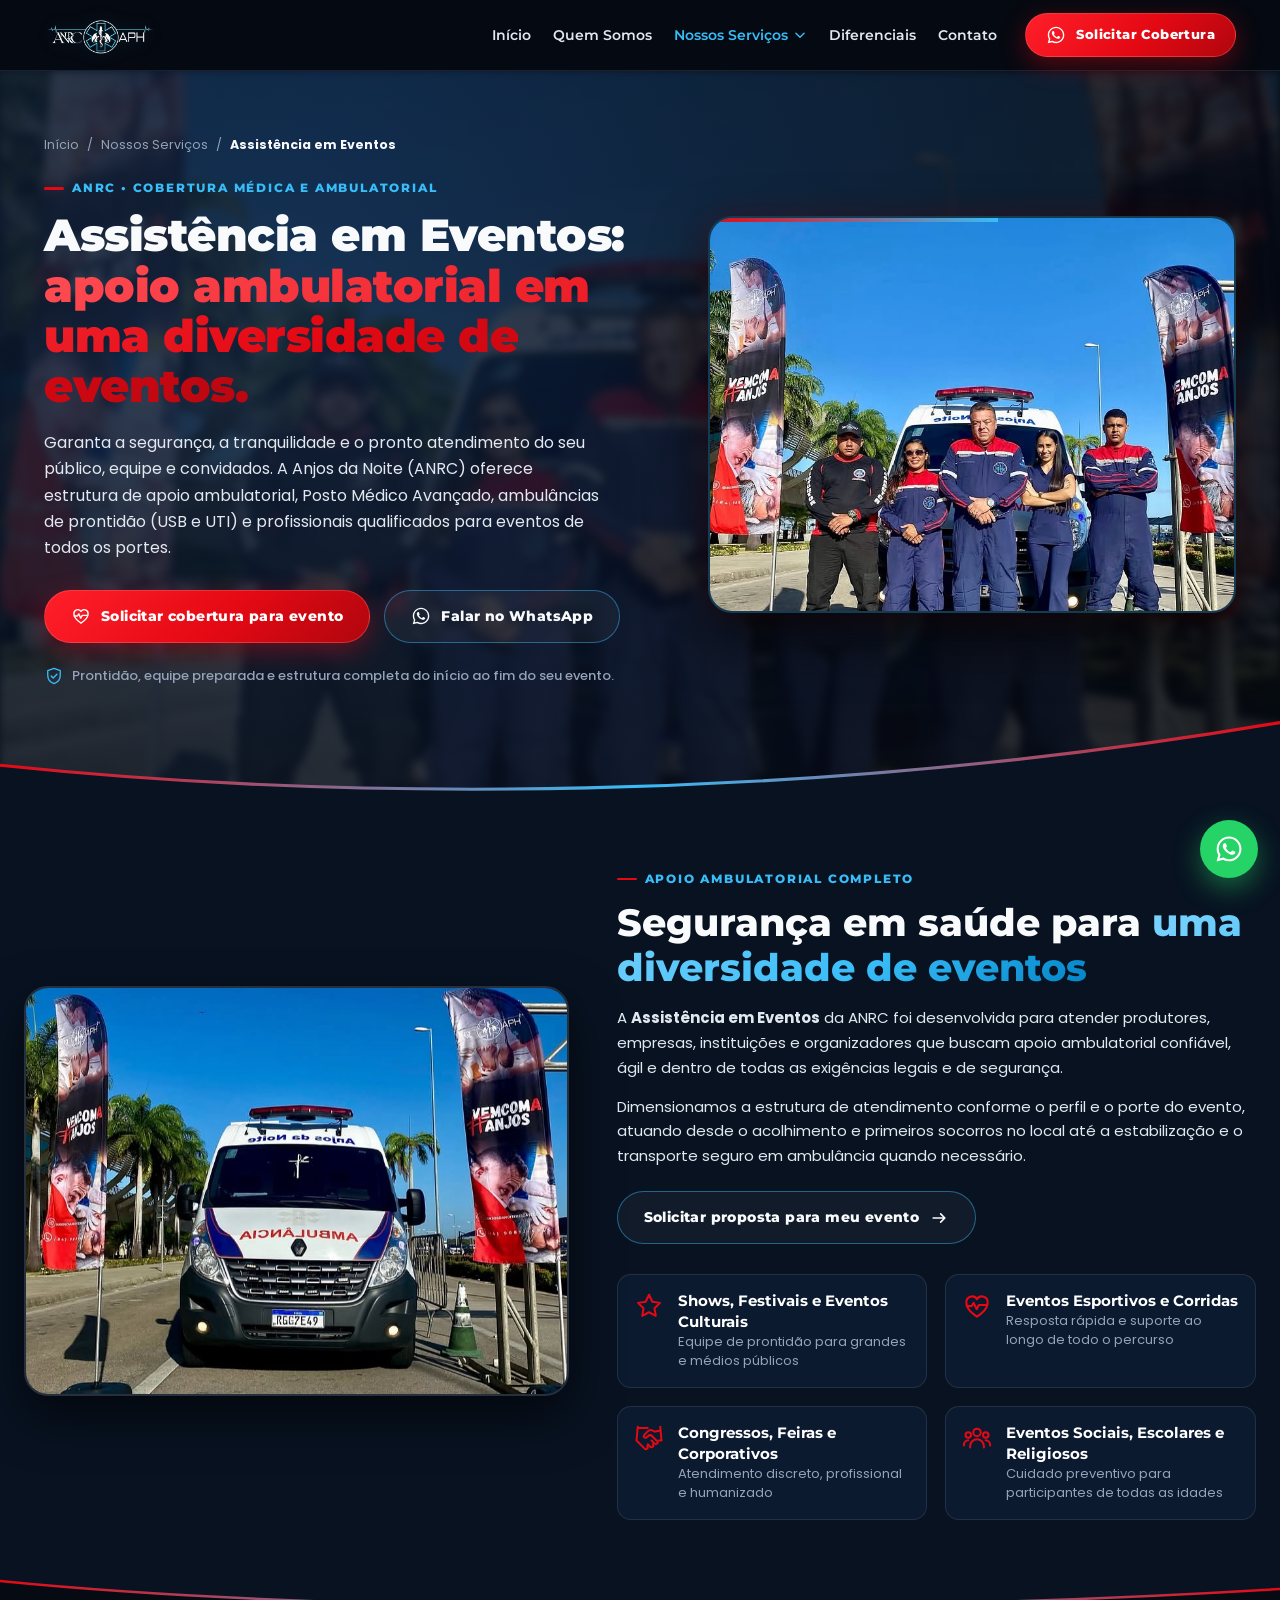
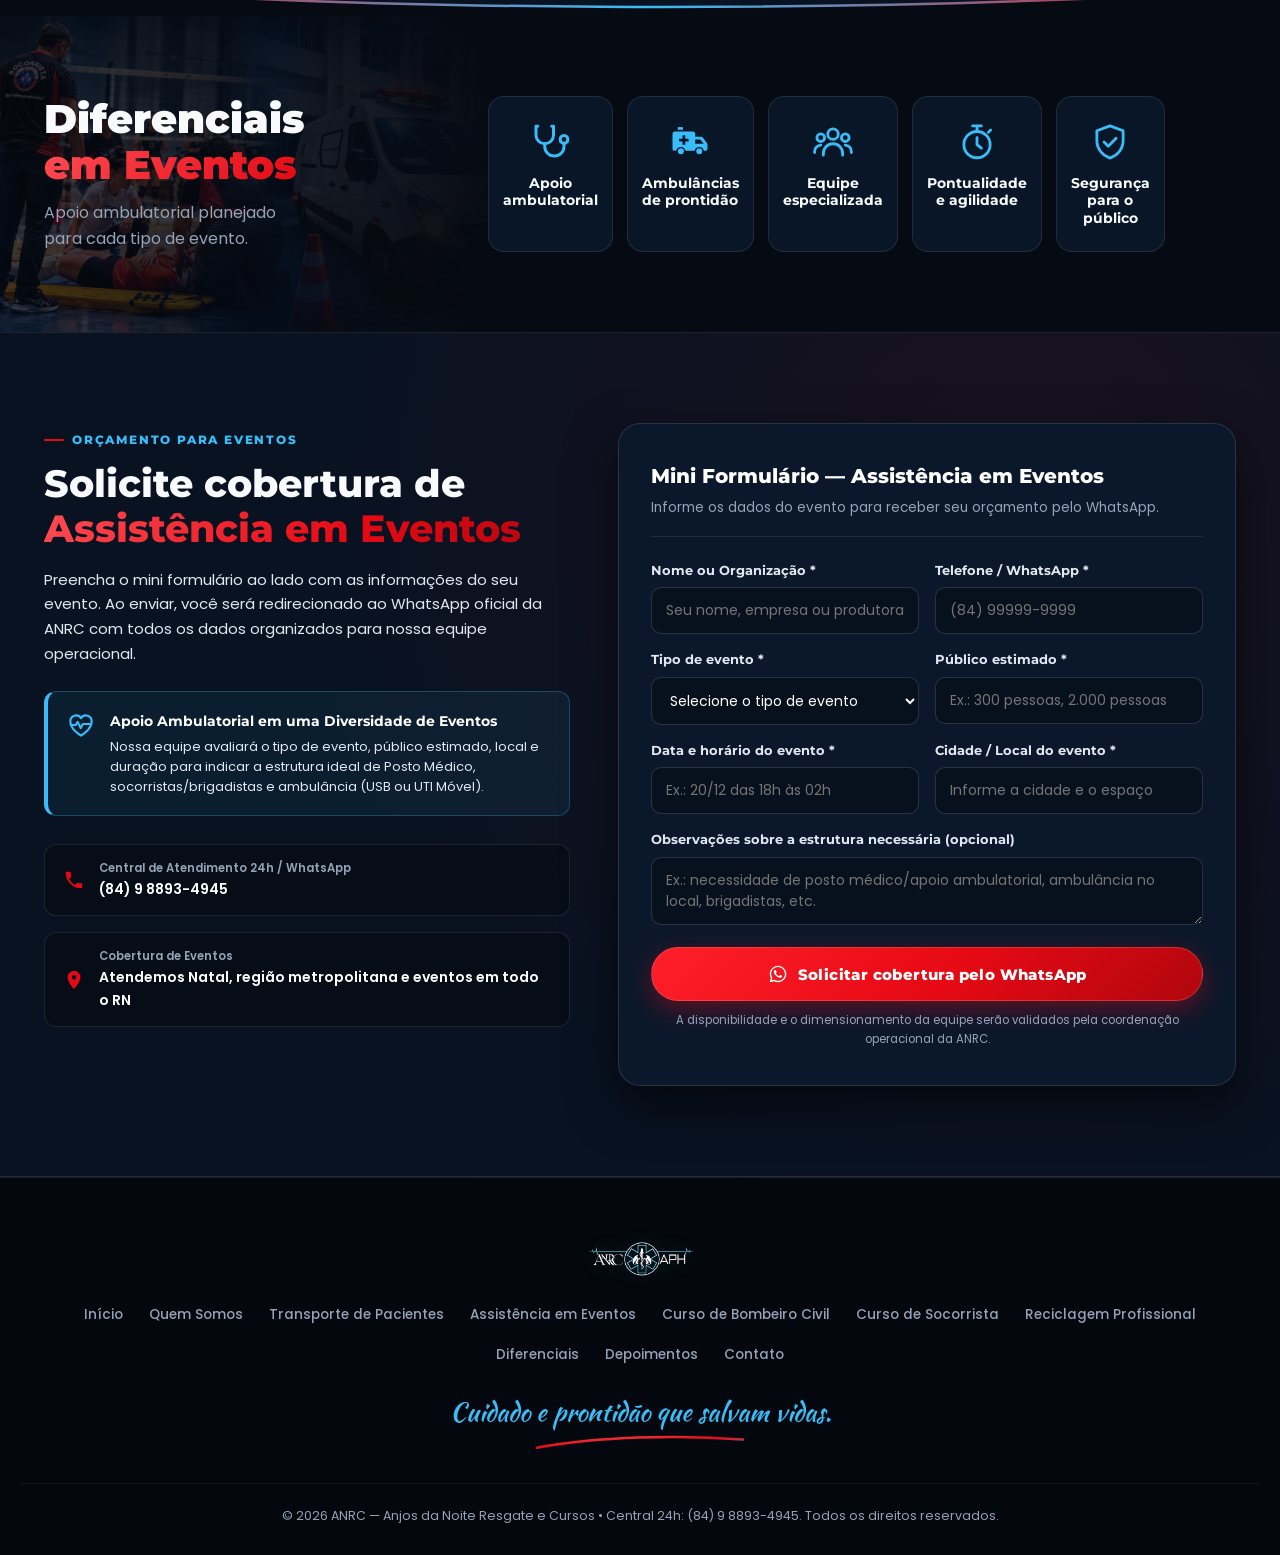
<file: assistencia-eventos.html>
<!DOCTYPE html>
<html lang="pt-BR">

<head>
  <meta charset="UTF-8">
  <meta name="viewport" content="width=device-width, initial-scale=1">
  <title>Assistência em Eventos | ANRC — Anjos da Noite Resgate e Cursos</title>
  <meta name="description"
    content="Assistência em Eventos: apoio ambulatorial, posto médico e ambulâncias equipadas (USB e UTI) em uma diversidade de eventos com a equipe especializada da ANRC.">
  <meta name="theme-color" content="#070b12">
  <meta property="og:type" content="website">
  <meta property="og:locale" content="pt_BR">
  <meta property="og:title" content="Assistência em Eventos | ANRC — Anjos da Noite Resgate">
  <meta property="og:description"
    content="Apoio ambulatorial em uma diversidade de eventos com equipe especializada e ambulâncias equipadas da ANRC.">
  <meta property="og:image" content="assets/img/logopag.png">
  <link rel="icon" type="image/png" href="assets/img/logopag.png">
  <link rel="preconnect" href="https://fonts.googleapis.com">
  <link rel="preconnect" href="https://fonts.gstatic.com" crossorigin>
  <link
    href="https://fonts.googleapis.com/css2?family=Montserrat:wght@400;500;600;700;800;900&family=Poppins:wght@400;500;600;700&family=Kaushan+Script&display=swap"
    rel="stylesheet">

  <style>
    /* ==========================================================================
       PALETA DE CORES ANRC & VARIÁVEIS DE TEMA
       ========================================================================== */
    :root {
      --bg-deep: #060a12;
      --bg-navy: #081221;
      --bg-panel: #0b182b;
      --bg-card: #0e1e36;
      --bg-input: #07101d;

      --red-primary: #E50914;
      --red-bright: #ff2530;
      --red-dark: #a8060e;
      --red-glow: rgba(229, 9, 20, 0.38);

      --blue-tactical: #38bdf8;
      --blue-deep: #0284c7;
      --blue-glow: rgba(56, 189, 248, 0.25);

      --text-white: #f8fafc;
      --text-soft: #e2e8f0;
      --text-muted: #94a3b8;
      --border-subtle: rgba(148, 163, 184, 0.16);
      --border-red: rgba(229, 9, 20, 0.45);
      --border-blue: rgba(56, 189, 248, 0.35);

      --font-heading: 'Montserrat', sans-serif;
      --font-body: 'Poppins', sans-serif;
      --font-script: 'Kaushan Script', cursive;

      --shadow-lg: 0 20px 50px rgba(0, 0, 0, 0.6);
      --radius-sm: 10px;
      --radius-md: 16px;
      --radius-lg: 24px;
    }

    *,
    *::before,
    *::after {
      box-sizing: border-box;
      margin: 0;
      padding: 0;
    }

    html {
      scroll-behavior: smooth;
    }

    body {
      background-color: var(--bg-deep);
      color: var(--text-white);
      font-family: var(--font-body);
      font-size: 15.5px;
      line-height: 1.65;
      -webkit-font-smoothing: antialiased;
      overflow-x: hidden;
    }

    a {
      color: inherit;
      text-decoration: none;
      transition: all 0.25s ease;
    }

    img {
      max-width: 100%;
      display: block;
    }

    ul {
      list-style: none;
    }

    .skip-link {
      position: absolute;
      top: -100px;
      left: 16px;
      background: var(--red-primary);
      color: #fff;
      padding: 10px 18px;
      border-radius: 8px;
      z-index: 999;
    }

    .skip-link:focus {
      top: 16px;
    }

    .container {
      max-width: 1240px;
      margin: 0 auto;
      padding: 0 24px;
    }

    /* ÍCONES SVG */
    .ico {
      width: 20px;
      height: 20px;
      flex-shrink: 0;
    }

    .ico--red {
      color: var(--red-primary);
    }

    .ico--blue {
      color: var(--blue-tactical);
    }

    .ico-md {
      width: 22px;
      height: 22px;
      color: var(--red-primary);
      flex-shrink: 0;
    }

    .ico-lg {
      width: 30px;
      height: 30px;
      color: var(--red-primary);
      flex-shrink: 0;
    }

    .ico-xl {
      width: 42px;
      height: 42px;
      color: var(--blue-tactical);
      flex-shrink: 0;
    }

    /* TEXTO EM DESTAQUE */
    .eyebrow {
      display: inline-flex;
      align-items: center;
      gap: 8px;
      font-family: var(--font-heading);
      font-size: 12px;
      font-weight: 800;
      letter-spacing: 1.8px;
      text-transform: uppercase;
      color: var(--blue-tactical);
      margin-bottom: 12px;
    }

    .eyebrow::before {
      content: '';
      width: 20px;
      height: 2.5px;
      background: var(--red-primary);
      border-radius: 2px;
    }

    .red-text {
      background: linear-gradient(135deg, #ff4d54 0%, #E50914 65%, #b80710 100%);
      -webkit-background-clip: text;
      -webkit-text-fill-color: transparent;
    }

    .blue-text {
      background: linear-gradient(135deg, #7dd3fc 0%, #38bdf8 60%, #0284c7 100%);
      -webkit-background-clip: text;
      -webkit-text-fill-color: transparent;
    }

    /* BOTÕES */
    .btn {
      display: inline-flex;
      align-items: center;
      justify-content: center;
      gap: 10px;
      font-family: var(--font-heading);
      font-size: 14px;
      font-weight: 800;
      letter-spacing: 0.4px;
      padding: 14px 26px;
      border-radius: 999px;
      cursor: pointer;
      border: 1.5px solid transparent;
      transition: all 0.28s ease;
      white-space: nowrap;
    }

    .btn--red {
      background: linear-gradient(135deg, #ff1f2a 0%, #E50914 55%, #b0060e 100%);
      color: #ffffff;
      box-shadow: 0 8px 26px var(--red-glow);
      border-color: rgba(255, 120, 120, 0.35);
    }

    .btn--red:hover {
      transform: translateY(-2px);
      box-shadow: 0 12px 34px rgba(229, 9, 20, 0.58);
      filter: brightness(1.08);
    }

    .btn--outline {
      background: rgba(255, 255, 255, 0.04);
      border-color: rgba(56, 189, 248, 0.45);
      color: var(--text-white);
    }

    .btn--outline:hover {
      background: rgba(56, 189, 248, 0.14);
      border-color: var(--blue-tactical);
      transform: translateY(-2px);
    }

    .btn--sm {
      padding: 10px 20px;
      font-size: 13px;
    }

    /* ==========================================================================
       HEADER & NAVEGAÇÃO
       ========================================================================== */
    .header {
      position: sticky;
      top: 0;
      z-index: 100;
      background: rgba(6, 10, 18, 0.94);
      backdrop-filter: blur(16px);
      -webkit-backdrop-filter: blur(16px);
      border-bottom: 1px solid var(--border-subtle);
      padding: 12px 0;
    }

    .header__inner {
      display: flex;
      align-items: center;
      justify-content: space-between;
      gap: 20px;
    }

    .brand {
      display: inline-flex;
      align-items: center;
      gap: 12px;
    }

    .brand__logo {
      height: 46px;
      width: auto;
      object-fit: contain;
      filter: drop-shadow(0 0 10px rgba(56, 189, 248, 0.22));
    }

    .nav {
      display: flex;
      align-items: center;
      gap: 28px;
    }

    .nav__list {
      display: flex;
      align-items: center;
      gap: 22px;
    }

    .nav__link {
      font-family: var(--font-heading);
      font-size: 13.5px;
      font-weight: 600;
      color: var(--text-soft);
      display: inline-flex;
      align-items: center;
      gap: 5px;
      padding: 6px 0;
      position: relative;
    }

    .nav__link:hover,
    .nav__link.is-active {
      color: var(--blue-tactical);
    }

    .ico-caret {
      width: 14px;
      height: 14px;
      transform: rotate(90deg);
      transition: transform 0.2s ease;
    }

    /* Dropdown Nossos Serviços */
    .nav__item--has-sub {
      position: relative;
    }

    .nav__sub {
      position: absolute;
      top: 100%;
      left: 0;
      min-width: 250px;
      background: #091426;
      border: 1px solid var(--border-subtle);
      border-radius: 14px;
      padding: 10px;
      box-shadow: 0 18px 40px rgba(0, 0, 0, 0.65);
      opacity: 0;
      visibility: hidden;
      transform: translateY(8px);
      transition: all 0.22s ease;
      z-index: 110;
    }

    .nav__item--has-sub:hover .nav__sub {
      opacity: 1;
      visibility: visible;
      transform: translateY(0);
    }

    .nav__sub li a {
      display: flex;
      align-items: center;
      gap: 10px;
      padding: 10px 12px;
      border-radius: 9px;
      font-size: 13px;
      font-weight: 600;
      color: var(--text-soft);
    }

    .nav__sub li a svg {
      width: 17px;
      height: 17px;
      color: var(--red-primary);
      flex-shrink: 0;
    }

    .nav__sub li a:hover,
    .nav__sub li a.is-current {
      background: rgba(229, 9, 20, 0.14);
      color: #ffffff;
    }

    .burger {
      display: none;
      background: transparent;
      border: 1px solid var(--border-subtle);
      border-radius: 8px;
      width: 42px;
      height: 42px;
      flex-direction: column;
      align-items: center;
      justify-content: center;
      gap: 5px;
      cursor: pointer;
    }

    .burger span {
      width: 20px;
      height: 2px;
      background: #fff;
      border-radius: 2px;
      transition: 0.25s;
    }

    /* ==========================================================================
       1. HERO ASSISTÊNCIA EM EVENTOS (LAYOUT DIVIDIDO COM MOLDURA E SWOOSH)
       ========================================================================== */
    .hero--sub {
      position: relative;
      min-height: 580px;
      display: flex;
      align-items: center;
      background: radial-gradient(circle at 20% 30%, #0d1f3a 0%, #060a12 70%);
      padding: 64px 0 105px;
      overflow: hidden;
    }

    .hero__bg {
      position: absolute;
      inset: 0;
      background-size: cover;
      background-position: center;
      opacity: 0.14;
      filter: blur(4px);
      pointer-events: none;
    }

    .hero__inner {
      position: relative;
      z-index: 3;
      display: grid;
      grid-template-columns: 1.08fr 0.92fr;
      gap: 44px;
      align-items: center;
    }

    .breadcrumb {
      display: flex;
      align-items: center;
      gap: 8px;
      font-size: 12.5px;
      color: var(--text-muted);
      margin-bottom: 16px;
      flex-wrap: wrap;
    }

    .breadcrumb a:hover {
      color: var(--blue-tactical);
    }

    .breadcrumb strong {
      color: var(--text-white);
    }

    .hero__title {
      font-family: var(--font-heading);
      font-size: clamp(30px, 3.8vw, 45px);
      font-weight: 900;
      line-height: 1.12;
      letter-spacing: -0.5px;
      margin-bottom: 18px;
    }

    .hero__lead {
      font-size: 16px;
      color: var(--text-soft);
      margin-bottom: 28px;
      max-width: 560px;
    }

    .hero__actions {
      display: flex;
      flex-wrap: wrap;
      gap: 14px;
      margin-bottom: 22px;
    }

    .hero__safe {
      display: inline-flex;
      align-items: center;
      gap: 8px;
      font-size: 13px;
      color: var(--text-muted);
      font-weight: 500;
    }

    .hero__frame {
      position: relative;
      border-radius: 24px;
      overflow: hidden;
      border: 2px solid rgba(56, 189, 248, 0.28);
      box-shadow: 0 24px 55px rgba(0, 0, 0, 0.7), 0 0 30px rgba(229, 9, 20, 0.15);
      background: #050a12;
    }

    .hero__frame::before {
      content: '';
      position: absolute;
      top: 0;
      left: 0;
      width: 55%;
      height: 4px;
      background: linear-gradient(90deg, var(--red-primary), var(--blue-tactical));
      z-index: 2;
    }

    .hero__frame img {
      width: 100%;
      aspect-ratio: 4 / 3;
      object-fit: cover;
      object-position: center 20%;
    }

    .hero__swoosh {
      position: absolute;
      left: 0;
      right: 0;
      bottom: -1px;
      width: 100%;
      height: 80px;
      z-index: 4;
      pointer-events: none;
    }

    /* ==========================================================================
       2. APRESENTAÇÃO DO SERVIÇO (APOIO AMBULATORIAL COMPLETO)
       ========================================================================== */
    .about {
      position: relative;
      background-color: var(--bg-navy);
      padding: 64px 0 96px;
      overflow: hidden;
    }

    .about__container {
      max-width: 1280px;
      margin: 0 auto;
      padding: 0 24px;
      display: grid;
      grid-template-columns: 0.92fr 1.08fr;
      gap: 48px;
      align-items: center;
    }

    .about__media {
      position: relative;
      border-radius: 24px;
      overflow: hidden;
      border: 2px solid rgba(255, 255, 255, 0.12);
      box-shadow: var(--shadow-lg);
    }

    .about__media img {
      width: 100%;
      aspect-ratio: 4 / 3;
      object-fit: cover;
      object-position: center;
    }

    .about__title {
      font-family: var(--font-heading);
      font-size: clamp(26px, 3.2vw, 38px);
      font-weight: 800;
      line-height: 1.18;
      margin-bottom: 16px;
    }

    .about__content p {
      color: var(--text-soft);
      margin-bottom: 14px;
      font-size: 15px;
    }

    .about__content .btn {
      margin-top: 8px;
      margin-bottom: 30px;
    }

    .about__list {
      display: grid;
      grid-template-columns: 1fr 1fr;
      gap: 18px;
    }

    .about__list li {
      display: flex;
      align-items: flex-start;
      gap: 14px;
      background: rgba(14, 30, 54, 0.75);
      border: 1px solid var(--border-subtle);
      border-radius: 14px;
      padding: 16px;
      transition: all 0.25s ease;
    }

    .about__list li:hover {
      border-color: var(--border-red);
      transform: translateY(-3px);
    }

    .about__list li strong {
      font-family: var(--font-heading);
      font-size: 14.5px;
      color: #ffffff;
    }

    .about__list li span {
      font-size: 13px;
      color: var(--text-muted);
      line-height: 1.45;
    }

    .about__swoosh {
      position: absolute;
      left: 0;
      right: 0;
      bottom: -1px;
      width: 100%;
      height: 44px;
      pointer-events: none;
    }

    /* ==========================================================================
       3. DIFERENCIAIS EM EVENTOS
       ========================================================================== */
    .diff {
      position: relative;
      background-color: var(--bg-deep);
      padding: 80px 0;
      border-bottom: 1px solid var(--border-subtle);
      overflow: hidden;
    }

    .diff__media {
      position: absolute;
      top: 0;
      left: 0;
      bottom: 0;
      width: 42%;
      opacity: 0.26;
      pointer-events: none;
    }

    .diff__media img {
      width: 100%;
      height: 100%;
      object-fit: cover;
    }

    .diff__media::after {
      content: '';
      position: absolute;
      inset: 0;
      background: linear-gradient(90deg, transparent 0%, var(--bg-deep) 95%);
    }

    .diff__inner {
      position: relative;
      z-index: 2;
      display: grid;
      grid-template-columns: 0.85fr 1.15fr;
      gap: 40px;
      align-items: center;
    }

    .diff__head h2 {
      font-family: var(--font-heading);
      font-size: clamp(28px, 3.4vw, 40px);
      font-weight: 900;
      line-height: 1.15;
      margin-bottom: 12px;
    }

    .diff__head h2 span {
      display: block;
    }

    .diff__head p {
      font-size: 16px;
      color: var(--text-muted);
    }

    .diff__list {
      display: grid;
      grid-template-columns: repeat(5, 1fr);
      gap: 14px;
    }

    .diff__list li {
      background: rgba(11, 24, 43, 0.88);
      border: 1px solid var(--border-subtle);
      border-radius: 16px;
      padding: 24px 14px;
      text-align: center;
      display: flex;
      flex-direction: column;
      align-items: center;
      gap: 12px;
      font-family: var(--font-heading);
      font-size: 13.5px;
      font-weight: 700;
      color: var(--text-white);
      line-height: 1.3;
      transition: all 0.25s ease;
    }

    .diff__list li:hover {
      border-color: var(--blue-tactical);
      transform: translateY(-5px);
      box-shadow: 0 14px 30px rgba(0, 0, 0, 0.45);
    }

    /* ==========================================================================
       4. MINI FORMULÁRIO — ASSISTÊNCIA EM EVENTOS
       ========================================================================== */
    .form-sec {
      padding: 90px 0;
      background: radial-gradient(circle at 80% 20%, rgba(229, 9, 20, 0.08) 0%, transparent 60%),
        var(--bg-navy);
      border-bottom: 1px solid var(--border-subtle);
    }

    .form-sec__inner {
      display: grid;
      grid-template-columns: 0.92fr 1.08fr;
      gap: 48px;
      align-items: start;
    }

    .form-sec__info>p {
      color: var(--text-soft);
      margin-bottom: 24px;
      font-size: 15px;
    }

    .notice-box {
      display: flex;
      align-items: flex-start;
      gap: 14px;
      background: rgba(56, 189, 248, 0.07);
      border: 1px solid rgba(56, 189, 248, 0.28);
      border-left: 4px solid var(--blue-tactical);
      border-radius: 12px;
      padding: 18px;
      margin-bottom: 28px;
    }

    .notice-box strong {
      display: block;
      font-family: var(--font-heading);
      font-size: 14px;
      color: #ffffff;
      margin-bottom: 4px;
    }

    .notice-box p {
      font-size: 13px;
      color: var(--text-soft);
      line-height: 1.55;
    }

    .contact__info--clean {
      display: flex;
      flex-direction: column;
      gap: 16px;
    }

    .contact__info--clean li {
      display: flex;
      align-items: center;
      gap: 14px;
      background: rgba(6, 10, 18, 0.55);
      border: 1px solid var(--border-subtle);
      padding: 14px 18px;
      border-radius: 12px;
    }

    .contact__info--clean small {
      display: block;
      font-size: 11.5px;
      color: var(--text-muted);
    }

    .contact__info--clean a,
    .contact__info--clean span {
      font-weight: 600;
      font-size: 14px;
      color: #ffffff;
    }

    /* Card do Formulário */
    .vf-form {
      background: var(--bg-panel);
      border: 1.5px solid rgba(255, 255, 255, 0.12);
      border-radius: 22px;
      padding: 36px 32px;
      box-shadow: var(--shadow-lg);
    }

    .vf-form__head {
      margin-bottom: 24px;
      padding-bottom: 16px;
      border-bottom: 1px solid var(--border-subtle);
    }

    .vf-form__head h3 {
      font-family: var(--font-heading);
      font-size: 20px;
      font-weight: 800;
      color: #ffffff;
      margin-bottom: 4px;
    }

    .vf-form__head p {
      font-size: 13.5px;
      color: var(--text-muted);
    }

    .vf-form__grid {
      display: grid;
      grid-template-columns: 1fr 1fr;
      gap: 16px;
      margin-bottom: 22px;
    }

    .vf-field {
      display: flex;
      flex-direction: column;
      gap: 6px;
    }

    .vf-field--full {
      grid-column: 1 / -1;
    }

    .vf-field label {
      font-family: var(--font-heading);
      font-size: 12.5px;
      font-weight: 700;
      color: var(--text-soft);
    }

    .vf-field input,
    .vf-field select,
    .vf-field textarea {
      width: 100%;
      background: var(--bg-input);
      border: 1px solid rgba(148, 163, 184, 0.24);
      border-radius: 10px;
      padding: 12px 14px;
      color: #ffffff;
      font-family: var(--font-body);
      font-size: 14px;
      transition: border-color 0.2s ease, box-shadow 0.2s ease;
    }

    .vf-field input:focus,
    .vf-field select:focus,
    .vf-field textarea:focus {
      outline: none;
      border-color: var(--blue-tactical);
      box-shadow: 0 0 0 3px rgba(56, 189, 248, 0.15);
    }

    .vf-form__submit {
      width: 100%;
      padding: 16px;
      font-size: 15px;
      margin-bottom: 10px;
    }

    .vf-form__disclaimer {
      display: block;
      text-align: center;
      font-size: 11.5px;
      color: var(--text-muted);
    }

    /* ==========================================================================
       FOOTER & BOTÃO FLUTUANTE WHATSAPP
       ========================================================================== */
    .footer {
      background: #04070d;
      padding: 56px 0 28px;
      border-top: 1px solid var(--border-subtle);
    }

    .footer__inner {
      display: flex;
      flex-direction: column;
      align-items: center;
      text-align: center;
      gap: 24px;
      padding-bottom: 32px;
      border-bottom: 1px solid rgba(255, 255, 255, 0.06);
    }

    .footer__nav {
      display: flex;
      flex-wrap: wrap;
      justify-content: center;
      gap: 18px 26px;
    }

    .footer__nav a {
      font-size: 13.5px;
      color: var(--text-muted);
      font-weight: 500;
    }

    .footer__nav a:hover {
      color: var(--blue-tactical);
    }

    .footer__motto {
      display: flex;
      flex-direction: column;
      align-items: center;
    }

    .script-accent {
      font-family: var(--font-script);
      font-size: 26px;
      color: var(--blue-tactical);
    }

    .swash {
      width: 220px;
      height: 18px;
    }

    .footer__meta {
      padding-top: 22px;
      text-align: center;
      font-size: 12.5px;
      color: var(--text-muted);
    }

    /* Botão Flutuante WhatsApp */
    .wa-float {
      position: fixed;
      right: 22px;
      bottom: 22px;
      width: 58px;
      height: 58px;
      border-radius: 50%;
      background: #25D366;
      color: #ffffff;
      display: flex;
      align-items: center;
      justify-content: center;
      box-shadow: 0 10px 28px rgba(37, 211, 102, 0.45);
      z-index: 95;
    }

    .wa-float svg {
      width: 30px;
      height: 30px;
    }

    .wa-float:hover {
      transform: scale(1.08);
    }

    /* ==========================================================================
       RESPONSIVIDADE
       ========================================================================== */
    @media (max-width: 1024px) {

      .hero__inner,
      .about__container,
      .diff__inner,
      .form-sec__inner {
        grid-template-columns: 1fr;
      }

      .diff__list {
        grid-template-columns: repeat(3, 1fr);
      }
    }

    @media (max-width: 768px) {
      .burger {
        display: flex;
      }

      .nav {
        position: fixed;
        top: 70px;
        left: 0;
        right: 0;
        background: #070e1b;
        border-bottom: 1px solid var(--border-subtle);
        padding: 20px 24px;
        flex-direction: column;
        align-items: stretch;
        gap: 16px;
        display: none;
      }

      .nav.is-open {
        display: flex;
      }

      .nav__list {
        flex-direction: column;
        align-items: flex-start;
        gap: 12px;
      }

      .nav__sub {
        position: static;
        opacity: 1;
        visibility: visible;
        transform: none;
        box-shadow: none;
        margin-top: 8px;
        width: 100%;
      }

      .about__list,
      .vf-form__grid {
        grid-template-columns: 1fr;
      }

      .diff__list {
        grid-template-columns: repeat(2, 1fr);
      }

      .vf-form {
        padding: 24px 18px;
      }
    }
  </style>
</head>

<body>
  <a href="#main-content" class="skip-link">Pular para o conteúdo principal</a>

  <!-- ===== SVG ICON SPRITE ===== -->
  <svg width="0" height="0" style="position:absolute" aria-hidden="true">
    <defs>
      <linearGradient id="anrc-grad" x1="0" y1="0" x2="1" y2="1">
        <stop offset="0" stop-color="#ff4d54" />
        <stop offset=".5" stop-color="#E50914" />
        <stop offset="1" stop-color="#38bdf8" />
      </linearGradient>
    </defs>
    <symbol id="i-whatsapp" viewBox="0 0 24 24">
      <path fill="currentColor"
        d="M12.04 2C6.58 2 2.13 6.45 2.13 11.91c0 1.75.46 3.45 1.32 4.95L2.05 22l5.25-1.38a9.9 9.9 0 0 0 4.74 1.21c5.46 0 9.91-4.45 9.91-9.91C21.95 6.45 17.5 2 12.04 2Zm0 18.15a8.2 8.2 0 0 1-4.2-1.15l-.3-.18-3.12.82.83-3.04-.2-.31a8.2 8.2 0 0 1-1.26-4.38c0-4.54 3.7-8.24 8.25-8.24 4.54 0 8.24 3.7 8.24 8.24 0 4.55-3.7 8.24-8.24 8.24Zm4.52-6.17c-.25-.12-1.47-.72-1.69-.81-.23-.08-.39-.12-.56.13-.16.25-.64.81-.79.97-.14.17-.29.19-.54.06-.25-.12-1.05-.39-1.99-1.23-.74-.66-1.23-1.47-1.38-1.72-.14-.25-.02-.38.11-.51.11-.11.25-.29.37-.43.13-.15.17-.25.25-.42.08-.16.04-.31-.02-.43-.06-.12-.56-1.34-.76-1.84-.2-.48-.41-.42-.56-.43h-.48c-.17 0-.43.06-.66.31-.22.25-.86.85-.86 2.07 0 1.22.89 2.4 1.01 2.56.12.17 1.75 2.67 4.23 3.74.59.26 1.05.41 1.41.52.59.19 1.13.16 1.56.1.48-.07 1.47-.6 1.67-1.18.21-.58.21-1.07.15-1.18-.06-.1-.23-.16-.48-.29Z" />
    </symbol>
    <symbol id="i-shield" viewBox="0 0 24 24">
      <g fill="none" stroke="currentColor" stroke-width="1.6" stroke-linecap="round" stroke-linejoin="round">
        <path d="M12 2.8 4.5 5.6v5.6c0 4.7 3.2 8.6 7.5 10 4.3-1.4 7.5-5.3 7.5-10V5.6Z" />
        <path d="m8.6 12 2.4 2.4 4.5-4.6" />
      </g>
    </symbol>
    <symbol id="i-heart" viewBox="0 0 24 24">
      <path fill="none" stroke="currentColor" stroke-width="1.6" stroke-linejoin="round"
        d="M12 20.5s-8-4.9-8-11A4.5 4.5 0 0 1 12 6.7a4.5 4.5 0 0 1 8 2.8c0 6.1-8 11-8 11Z" />
    </symbol>
    <symbol id="i-heart-hands" viewBox="0 0 24 24">
      <g fill="none" stroke="currentColor" stroke-width="1.6" stroke-linecap="round" stroke-linejoin="round">
        <path d="M12 13.5s-5-3-5-6.6A2.7 2.7 0 0 1 12 5.4a2.7 2.7 0 0 1 5 1.5c0 3.6-5 6.6-5 6.6Z" />
        <path d="M2.5 14.5 6 18.2c.8.9 1.9 1.3 3 1.3h6c1.1 0 2.2-.4 3-1.3l3.5-3.7" />
      </g>
    </symbol>
    <symbol id="i-stopwatch" viewBox="0 0 24 24">
      <g fill="none" stroke="currentColor" stroke-width="1.6" stroke-linecap="round" stroke-linejoin="round">
        <circle cx="12" cy="13.5" r="7.5" />
        <path d="M12 9.5v4l2.5 2M9.5 2.8h5M12 2.8V6M18.5 6.5l1.3-1.3" />
      </g>
    </symbol>
    <symbol id="i-handshake" viewBox="0 0 24 24">
      <g fill="none" stroke="currentColor" stroke-width="1.6" stroke-linecap="round" stroke-linejoin="round">
        <path d="m11 17 2 2a1.4 1.4 0 0 0 2-2" />
        <path
          d="m14 14 2.5 2.5a1.4 1.4 0 0 0 2-2l-3.9-3.9a2.5 2.5 0 0 0-3.5 0l-.9.9a1.4 1.4 0 0 1-2-2l2.8-2.8a3.5 3.5 0 0 1 4.3-.5l.5.3c.4.3 1 .4 1.5.3L21 6" />
        <path d="m21 3 1 11h-2M3 3 2 14l6.5 6.5a1.4 1.4 0 0 0 2-2M3 4h8" />
      </g>
    </symbol>
    <symbol id="i-star" viewBox="0 0 24 24">
      <path fill="none" stroke="currentColor" stroke-width="1.6" stroke-linejoin="round"
        d="m12 3 2.7 5.6 6.1.9-4.4 4.3 1 6.1L12 17l-5.4 2.9 1-6.1-4.4-4.3 6.1-.9Z" />
    </symbol>
    <symbol id="i-users" viewBox="0 0 24 24">
      <g fill="none" stroke="currentColor" stroke-width="1.6" stroke-linecap="round" stroke-linejoin="round">
        <circle cx="12" cy="7.5" r="3" />
        <path d="M6.5 19.5v-1a5.5 5.5 0 0 1 11 0v1" />
        <circle cx="5" cy="9.5" r="2.2" />
        <path d="M1.5 18v-.6A3.6 3.6 0 0 1 5 13.8" />
        <circle cx="19" cy="9.5" r="2.2" />
        <path d="M22.5 18v-.6a3.6 3.6 0 0 0-3.5-3.6" />
      </g>
    </symbol>
    <symbol id="i-ambulance" viewBox="0 0 24 24">
      <g fill="currentColor">
        <path
          d="M2 7.5A1.5 1.5 0 0 1 3.5 6h10A1.5 1.5 0 0 1 15 7.5V9h3.2c.5 0 .9.2 1.2.6l2.3 3.1c.2.3.3.6.3.9V16a1 1 0 0 1-1 1h-1.1a2.7 2.7 0 0 0-5.3 0H9.4a2.7 2.7 0 0 0-5.3 0H3a1 1 0 0 1-1-1Zm13 3v2.5h4.8l-1.9-2.5Z" />
        <circle cx="6.8" cy="17.3" r="1.7" />
        <circle cx="17.3" cy="17.3" r="1.7" />
      </g>
      <path fill="#0b1934" d="M7.7 8.2h1.6v1.9h1.9v1.6H9.3v1.9H7.7v-1.9H5.8v-1.6h1.9Z" />
      <path fill="currentColor" d="M5 3.5h3V5H5z" />
    </symbol>
    <symbol id="i-stetho" viewBox="0 0 24 24">
      <g fill="none" stroke="currentColor" stroke-width="1.7" stroke-linecap="round" stroke-linejoin="round">
        <path d="M5 3H4v5a5 5 0 0 0 10 0V3h-1" />
        <path d="M9 13v1.5a5.5 5.5 0 0 0 11 0V13" />
        <circle cx="20" cy="10.5" r="2.2" />
      </g>
    </symbol>
    <symbol id="i-home-heart" viewBox="0 0 24 24">
      <g fill="none" stroke="currentColor" stroke-width="1.7" stroke-linecap="round" stroke-linejoin="round">
        <path d="M3 10.5 12 3l9 7.5" />
        <path d="M5 9v11h14V9" />
        <path d="M12 17.2s-3.2-1.9-3.2-4.1a1.7 1.7 0 0 1 3.2-.9 1.7 1.7 0 0 1 3.2.9c0 2.2-3.2 4.1-3.2 4.1Z" />
      </g>
    </symbol>
    <symbol id="i-heart-pulse" viewBox="0 0 24 24">
      <g fill="none" stroke="currentColor" stroke-width="1.7" stroke-linecap="round" stroke-linejoin="round">
        <path d="M12 20.5s-8.5-5-8.5-11.2A4.6 4.6 0 0 1 12 6.6a4.6 4.6 0 0 1 8.5 2.7c0 6.2-8.5 11.2-8.5 11.2Z" />
        <path d="M3.8 12h4l1.5-2.5 2.4 5 1.8-3.3H20" />
      </g>
    </symbol>
    <symbol id="i-phone" viewBox="0 0 24 24">
      <path fill="currentColor"
        d="M6.6 10.8a15.1 15.1 0 0 0 6.6 6.6l2.2-2.2c.3-.3.7-.4 1-.2 1.1.4 2.3.6 3.6.6.6 0 1 .4 1 1V20c0 .6-.4 1-1 1A17 17 0 0 1 3 4c0-.6.4-1 1-1h3.5c.6 0 1 .4 1 1 0 1.3.2 2.5.6 3.6.1.3 0 .7-.2 1Z" />
    </symbol>
    <symbol id="i-pin" viewBox="0 0 24 24">
      <path fill="currentColor"
        d="M12 2a7 7 0 0 0-7 7c0 5.2 7 13 7 13s7-7.8 7-13a7 7 0 0 0-7-7Zm0 9.5A2.5 2.5 0 1 1 12 6.5a2.5 2.5 0 0 1 0 5Z" />
    </symbol>
    <symbol id="i-mail" viewBox="0 0 24 24">
      <path fill="currentColor"
        d="M3 5h18a1 1 0 0 1 1 1v12a1 1 0 0 1-1 1H3a1 1 0 0 1-1-1V6a1 1 0 0 1 1-1Zm.8 2v.3l8.2 5.4 8.2-5.4V7Z" />
    </symbol>
    <symbol id="i-arrow" viewBox="0 0 24 24">
      <path fill="none" stroke="currentColor" stroke-width="2" stroke-linecap="round" stroke-linejoin="round"
        d="M5 12h14m-5-5 5 5-5 5" />
    </symbol>
    <symbol id="i-chev" viewBox="0 0 24 24">
      <path fill="none" stroke="currentColor" stroke-width="2.4" stroke-linecap="round" stroke-linejoin="round"
        d="m9 5 7 7-7 7" />
    </symbol>
    <symbol id="i-cross" viewBox="0 0 24 24">
      <path fill="currentColor" d="M9 3h6v6h6v6h-6v6H9v-6H3V9h6V3z" />
    </symbol>
  </svg>

  <!-- ===== HEADER ===== -->
  <header class="header" id="header">
    <div class="container header__inner">
      <a href="index.html" class="brand" aria-label="ANRC - Início">
        <img src="assets/img/LOGO.png" alt="Logotipo ANRC" class="brand__logo">
      </a>

      <nav class="nav" id="nav" aria-label="Navegação principal">
        <ul class="nav__list">
          <li><a href="index.html#inicio" class="nav__link">Início</a></li>
          <li><a href="index.html#quem-somos" class="nav__link">Quem Somos</a></li>
          <li class="nav__item--has-sub">
            <a href="index.html#servicos" class="nav__link is-active">Nossos Serviços <svg class="ico-caret">
                <use href="#i-chev" />
              </svg></a>
            <ul class="nav__sub" aria-label="Páginas de serviços e cursos">
              <li><a href="transporte-pacientes.html"><svg>
                    <use href="#i-ambulance" />
                  </svg> Transporte de Pacientes</a></li>
              <li><a href="assistencia-eventos.html" class="is-current"><svg>
                    <use href="#i-heart-pulse" />
                  </svg> Assistência em Eventos</a></li>
              <li><a href="curso-bombeiro-civil.html"><svg>
                    <use href="#i-shield" />
                  </svg> Curso de Bombeiro Civil</a></li>
              <li><a href="curso-socorrista.html"><svg>
                    <use href="#i-stetho" />
                  </svg> Curso de Socorrista</a></li>
              <li><a href="reciclagem.html"><svg>
                    <use href="#i-cross" />
                  </svg> Reciclagem Profissional</a></li>
            </ul>
          </li>
          <li><a href="#diferenciais-eventos" class="nav__link">Diferenciais</a></li>
          <li><a href="#solicitar-evento" class="nav__link">Contato</a></li>
        </ul>
        <a href="#solicitar-evento" class="btn btn--red btn--sm nav__cta">
          <svg class="ico">
            <use href="#i-whatsapp" />
          </svg> Solicitar Cobertura
        </a>
      </nav>

      <button class="burger" id="burger" aria-label="Abrir menu" aria-expanded="false" aria-controls="nav">
        <span></span><span></span><span></span>
      </button>
    </div>
  </header>

  <main id="main-content">
    <!-- ===== HERO ASSISTÊNCIA EM EVENTOS ===== -->
    <section class="hero hero--sub" id="topo">
      <div class="hero__bg" style="background-image:url('assets/img/MED1.jpeg')" aria-hidden="true"></div>
      <div class="container hero__inner">
        <div class="hero__content">
          <nav class="breadcrumb" aria-label="Trilha de navegação">
            <a href="index.html">Início</a>
            <span>/</span>
            <a href="index.html#servicos">Nossos Serviços</a>
            <span>/</span>
            <strong aria-current="page">Assistência em Eventos</strong>
          </nav>
          <span class="eyebrow">ANRC • COBERTURA MÉDICA E AMBULATORIAL</span>
          <h1 class="hero__title">Assistência em Eventos: <span class="red-text">apoio ambulatorial em uma diversidade
              de eventos.</span></h1>
          <p class="hero__lead">Garanta a segurança, a tranquilidade e o pronto atendimento do seu público, equipe e
            convidados. A Anjos da Noite (ANRC) oferece estrutura de apoio ambulatorial, Posto Médico Avançado,
            ambulâncias de prontidão (USB e UTI) e profissionais qualificados para eventos de todos os portes.</p>
          <div class="hero__actions">
            <a href="#solicitar-evento" class="btn btn--red">
              <svg class="ico">
                <use href="#i-heart-pulse" />
              </svg> Solicitar cobertura para evento
            </a>
            <a href="https://wa.me/5584988934945?text=Ol%C3%A1!%20Gostaria%20de%20um%20or%C3%A7amento%20para%20Assist%C3%AAncia%20em%20Eventos%20com%20a%20ANRC."
              target="_blank" rel="noopener" class="btn btn--outline">
              <svg class="ico">
                <use href="#i-whatsapp" />
              </svg> Falar no WhatsApp
            </a>
          </div>
          <p class="hero__safe"><svg class="ico ico--blue">
              <use href="#i-shield" />
            </svg> Prontidão, equipe preparada e estrutura completa do início ao fim do seu evento.</p>
        </div>

        <div class="hero__media">
          <div class="hero__frame">
            <img src="assets/img/MED1.jpeg"
              alt="Equipe de socorristas da ANRC com ambulância a postos para assistência em eventos">
          </div>
        </div>
      </div>

      <svg class="hero__swoosh" viewBox="0 0 1440 90" preserveAspectRatio="none" aria-hidden="true">
        <defs>
          <linearGradient id="sw" x1="0" x2="1">
            <stop offset="0" stop-color="#E50914" />
            <stop offset=".5" stop-color="#38bdf8" />
            <stop offset="1" stop-color="#E50914" />
          </linearGradient>
        </defs>
        <path d="M0 52 C 380 92, 900 96, 1440 4 L1440 90 L0 90Z" fill="#081221" />
        <path d="M0 52 C 380 92, 900 96, 1440 4" fill="none" stroke="url(#sw)" stroke-width="3.5" />
      </svg>
    </section>

    <!-- ===== APRESENTAÇÃO DO SERVIÇO ===== -->
    <section class="about" id="apresentacao">
      <div class="about__container">
        <div class="about__media">
          <img src="assets/img/MED2.jpeg" alt="Ambulância ANRC posicionada e pronta para cobertura médica em eventos"
            loading="lazy">
        </div>
        <div class="about__panel">
          <div class="about__content">
            <span class="eyebrow">APOIO AMBULATORIAL COMPLETO</span>
            <h2 class="about__title">Segurança em saúde para <span class="blue-text">uma diversidade de eventos</span>
            </h2>
            <p>A <strong>Assistência em Eventos</strong> da ANRC foi desenvolvida para atender produtores, empresas,
              instituições e organizadores que buscam apoio ambulatorial confiável, ágil e dentro de todas as exigências
              legais e de segurança.</p>
            <p>Dimensionamos a estrutura de atendimento conforme o perfil e o porte do evento, atuando desde o
              acolhimento e primeiros socorros no local até a estabilização e o transporte seguro em ambulância quando
              necessário.</p>
            <a href="#solicitar-evento" class="btn btn--outline">Solicitar proposta para meu evento <svg class="ico">
                <use href="#i-arrow" />
              </svg></a>
          </div>
          <ul class="about__list">
            <li><svg class="ico-lg">
                <use href="#i-star" />
              </svg><span><strong>Shows, Festivais e Eventos Culturais</strong><br> Equipe de prontidão para grandes e
                médios públicos</span></li>
            <li><svg class="ico-lg">
                <use href="#i-heart-pulse" />
              </svg><span><strong>Eventos Esportivos e Corridas</strong><br> Resposta rápida e suporte ao longo de todo
                o percurso</span></li>
            <li><svg class="ico-lg">
                <use href="#i-handshake" />
              </svg><span><strong>Congressos, Feiras e Corporativos</strong><br> Atendimento discreto, profissional e
                humanizado</span></li>
            <li><svg class="ico-lg">
                <use href="#i-users" />
              </svg><span><strong>Eventos Sociais, Escolares e Religiosos</strong><br> Cuidado preventivo para
                participantes de todas as idades</span></li>
          </ul>
        </div>
      </div>
      <svg class="about__swoosh" viewBox="0 0 1440 44" preserveAspectRatio="none" aria-hidden="true">
        <path d="M0 44 L0 8 C 360 40, 960 42, 1440 16 L1440 44 Z" fill="#060a12" />
        <path d="M0 8 C 360 40, 960 42, 1440 16" fill="none" stroke="url(#sw)" stroke-width="2.5" />
      </svg>
    </section>

    <!-- ===== DIFERENCIAIS EM EVENTOS ===== -->
    <section class="diff" id="diferenciais-eventos">
      <div class="diff__media" aria-hidden="true">
        <img src="assets/img/Assistdeevento.jpeg" alt="Diferenciais em Eventos ANRC" loading="lazy">
      </div>
      <div class="container diff__inner">
        <div class="diff__head">
          <h2><span>Diferenciais</span> <span class="red-text">em Eventos</span></h2>
          <p>Apoio ambulatorial planejado<br> para cada tipo de evento.</p>
        </div>
        <ul class="diff__list">
          <li><svg class="ico-xl">
              <use href="#i-stetho" />
            </svg><span>Apoio<br> ambulatorial</span></li>
          <li><svg class="ico-xl">
              <use href="#i-ambulance" />
            </svg><span>Ambulâncias<br> de prontidão</span></li>
          <li><svg class="ico-xl">
              <use href="#i-users" />
            </svg><span>Equipe<br> especializada</span></li>
          <li><svg class="ico-xl">
              <use href="#i-stopwatch" />
            </svg><span>Pontualidade<br> e agilidade</span></li>
          <li><svg class="ico-xl">
              <use href="#i-shield" />
            </svg><span>Segurança<br> para o público</span></li>
        </ul>
      </div>
    </section>

    <!-- ===== MINI FORMULÁRIO — ASSISTÊNCIA EM EVENTOS ===== -->
    <section class="form-sec" id="solicitar-evento">
      <div class="container form-sec__inner">
        <div class="form-sec__info">
          <span class="eyebrow">ORÇAMENTO PARA EVENTOS</span>
          <h2 class="about__title">Solicite cobertura de <span class="red-text">Assistência em Eventos</span></h2>
          <p>Preencha o mini formulário ao lado com as informações do seu evento. Ao enviar, você será redirecionado ao
            WhatsApp oficial da ANRC com todos os dados organizados para nossa equipe operacional.</p>

          <div class="notice-box">
            <svg class="ico-lg" style="color:var(--blue-tactical)">
              <use href="#i-heart-pulse" />
            </svg>
            <div>
              <strong>Apoio Ambulatorial em uma Diversidade de Eventos</strong>
              <p>Nossa equipe avaliará o tipo de evento, público estimado, local e duração para indicar a estrutura
                ideal de Posto Médico, socorristas/brigadistas e ambulância (USB ou UTI Móvel).</p>
            </div>
          </div>

          <ul class="contact__info contact__info--clean">
            <li>
              <svg class="ico-md">
                <use href="#i-phone" />
              </svg>
              <span><small>Central de Atendimento 24h / WhatsApp</small><a href="tel:+5584988934945">(84) 9
                  8893-4945</a></span>
            </li>
            <li>
              <svg class="ico-md">
                <use href="#i-pin" />
              </svg>
              <span><small>Cobertura de Eventos</small>Atendemos Natal, região metropolitana e eventos em todo o
                RN</span>
            </li>
          </ul>
        </div>

        <form class="vf-form" id="form-eventos">
          <div class="vf-form__head">
            <h3>Mini Formulário — Assistência em Eventos</h3>
            <p>Informe os dados do evento para receber seu orçamento pelo WhatsApp.</p>
          </div>

          <div class="vf-form__grid">
            <div class="vf-field">
              <label for="ev-responsavel">Nome ou Organização *</label>
              <input type="text" id="ev-responsavel" name="responsavel" placeholder="Seu nome, empresa ou produtora"
                required>
            </div>

            <div class="vf-field">
              <label for="ev-whatsapp">Telefone / WhatsApp *</label>
              <input type="tel" id="ev-whatsapp" name="whatsapp" placeholder="(84) 99999-9999" inputmode="tel"
                autocomplete="tel" minlength="14" maxlength="15" required>
            </div>

            <div class="vf-field">
              <label for="ev-tipo">Tipo de evento *</label>
              <select id="ev-tipo" name="tipo" required>
                <option value="" disabled selected>Selecione o tipo de evento</option>
                <option value="Show / Festa / Festival">Show / Festa / Festival</option>
                <option value="Evento Esportivo / Competição / Corrida">Evento Esportivo / Competição / Corrida</option>
                <option value="Evento Corporativo / Feira / Congresso">Evento Corporativo / Feira / Congresso</option>
                <option value="Evento Social / Casamento / Formatura">Evento Social / Casamento / Formatura</option>
                <option value="Evento Escolar / Religioso / Comunitário">Evento Escolar / Religioso / Comunitário
                </option>
                <option value="Outro evento">Outro evento</option>
              </select>
            </div>

            <div class="vf-field">
              <label for="ev-publico">Público estimado *</label>
              <input type="text" id="ev-publico" name="publico" placeholder="Ex.: 300 pessoas, 2.000 pessoas" required>
            </div>

            <div class="vf-field">
              <label for="ev-data">Data e horário do evento *</label>
              <input type="text" id="ev-data" name="data" placeholder="Ex.: 20/12 das 18h às 02h" required>
            </div>

            <div class="vf-field">
              <label for="ev-local">Cidade / Local do evento *</label>
              <input type="text" id="ev-local" name="local" placeholder="Informe a cidade e o espaço" required>
            </div>

            <div class="vf-field vf-field--full">
              <label for="ev-obs">Observações sobre a estrutura necessária (opcional)</label>
              <textarea id="ev-obs" name="obs" rows="2"
                placeholder="Ex.: necessidade de posto médico/apoio ambulatorial, ambulância no local, brigadistas, etc."></textarea>
            </div>
          </div>

          <button type="submit" class="btn btn--red vf-form__submit">
            <svg class="ico">
              <use href="#i-whatsapp" />
            </svg> Solicitar cobertura pelo WhatsApp
          </button>
          <small class="vf-form__disclaimer">A disponibilidade e o dimensionamento da equipe serão validados pela
            coordenação operacional da ANRC.</small>
        </form>
      </div>
    </section>
  </main>

  <!-- ===== FOOTER ===== -->
  <footer class="footer">
    <div class="container footer__inner">
      <a href="index.html" class="brand brand--footer" aria-label="ANRC - voltar ao início">
        <img src="assets/img/LOGO.png" alt="Logotipo ANRC" class="brand__logo" loading="lazy">
      </a>
      <nav class="footer__nav" aria-label="Links do rodapé">
        <a href="index.html#inicio">Início</a>
        <a href="index.html#quem-somos">Quem Somos</a>
        <a href="transporte-pacientes.html">Transporte de Pacientes</a>
        <a href="assistencia-eventos.html">Assistência em Eventos</a>
        <a href="curso-bombeiro-civil.html">Curso de Bombeiro Civil</a>
        <a href="curso-socorrista.html">Curso de Socorrista</a>
        <a href="reciclagem.html">Reciclagem Profissional</a>
        <a href="index.html#diferenciais">Diferenciais</a>
        <a href="index.html#depoimentos">Depoimentos</a>
        <a href="index.html#contato">Contato</a>
      </nav>
      <div class="footer__motto">
        <span class="script-accent">Cuidado e prontidão que salvam vidas.</span>
        <svg class="swash" viewBox="0 0 260 22" aria-hidden="true">
          <path d="M4 18 C 80 4, 180 2, 256 8" fill="none" stroke="url(#anrc-grad)" stroke-width="3"
            stroke-linecap="round" />
        </svg>
      </div>
    </div>
    <div class="footer__meta">
      <p class="footer__copy">© <span id="year">2026</span> ANRC — Anjos da Noite Resgate e Cursos • Central 24h: (84) 9
        8893-4945. Todos os direitos reservados.</p>
    </div>
  </footer>

  <a href="https://wa.me/5584988934945?text=Ol%C3%A1!%20Gostaria%20de%20um%20or%C3%A7amento%20para%20Assist%C3%AAncia%20em%20Eventos."
    class="wa-float" target="_blank" rel="noopener" aria-label="Conversar no WhatsApp"><svg>
      <use href="#i-whatsapp" />
    </svg></a>

  <!-- Script de Menu Mobile, Máscara de Telefone e Envio do Formulário para WhatsApp -->
  <script>
    document.addEventListener('DOMContentLoaded', () => {
      const yearEl = document.getElementById('year');
      if (yearEl) yearEl.textContent = new Date().getFullYear();

      const burger = document.getElementById('burger');
      const nav = document.getElementById('nav');
      if (burger && nav) {
        burger.addEventListener('click', () => {
          const isOpen = nav.classList.toggle('is-open');
          burger.setAttribute('aria-expanded', String(isOpen));
        });
      }

      const phoneInput = document.getElementById('ev-whatsapp');
      if (phoneInput) {
        phoneInput.addEventListener('input', (e) => {
          let v = e.target.value.replace(/\D/g, '').slice(0, 11);
          if (v.length > 6) {
            e.target.value = `(${v.slice(0, 2)}) ${v.slice(2, 7)}-${v.slice(7)}`;
          } else if (v.length > 2) {
            e.target.value = `(${v.slice(0, 2)}) ${v.slice(2)}`;
          } else if (v.length > 0) {
            e.target.value = `(${v}`;
          }
        });
      }

      const form = document.getElementById('form-eventos');
      if (form) {
        form.addEventListener('submit', (e) => {
          e.preventDefault();
          const responsavel = document.getElementById('ev-responsavel').value.trim();
          const whatsapp = document.getElementById('ev-whatsapp').value.trim();
          const tipo = document.getElementById('ev-tipo').value;
          const publico = document.getElementById('ev-publico').value.trim();
          const data = document.getElementById('ev-data').value.trim();
          const local = document.getElementById('ev-local').value.trim();
          const obs = document.getElementById('ev-obs').value.trim() || 'Nenhuma';

          const msg = [
            '*ORÇAMENTO DE ASSISTÊNCIA EM EVENTOS — ANRC*',
            '',
            `*Nome/Organização:* ${responsavel}`,
            `*WhatsApp:* ${whatsapp}`,
            `*Tipo de Evento:* ${tipo}`,
            `*Público Estimado:* ${publico}`,
            `*Data e Horário:* ${data}`,
            `*Cidade / Local:* ${local}`,
            `*Estrutura / Observações:* ${obs}`
          ].join('\n');

          const url = 'https://wa.me/5584988934945?text=' + encodeURIComponent(msg);
          window.open(url, '_blank', 'noopener,noreferrer');
        });
      }
    });
  </script>
</body>

</html>
</file>
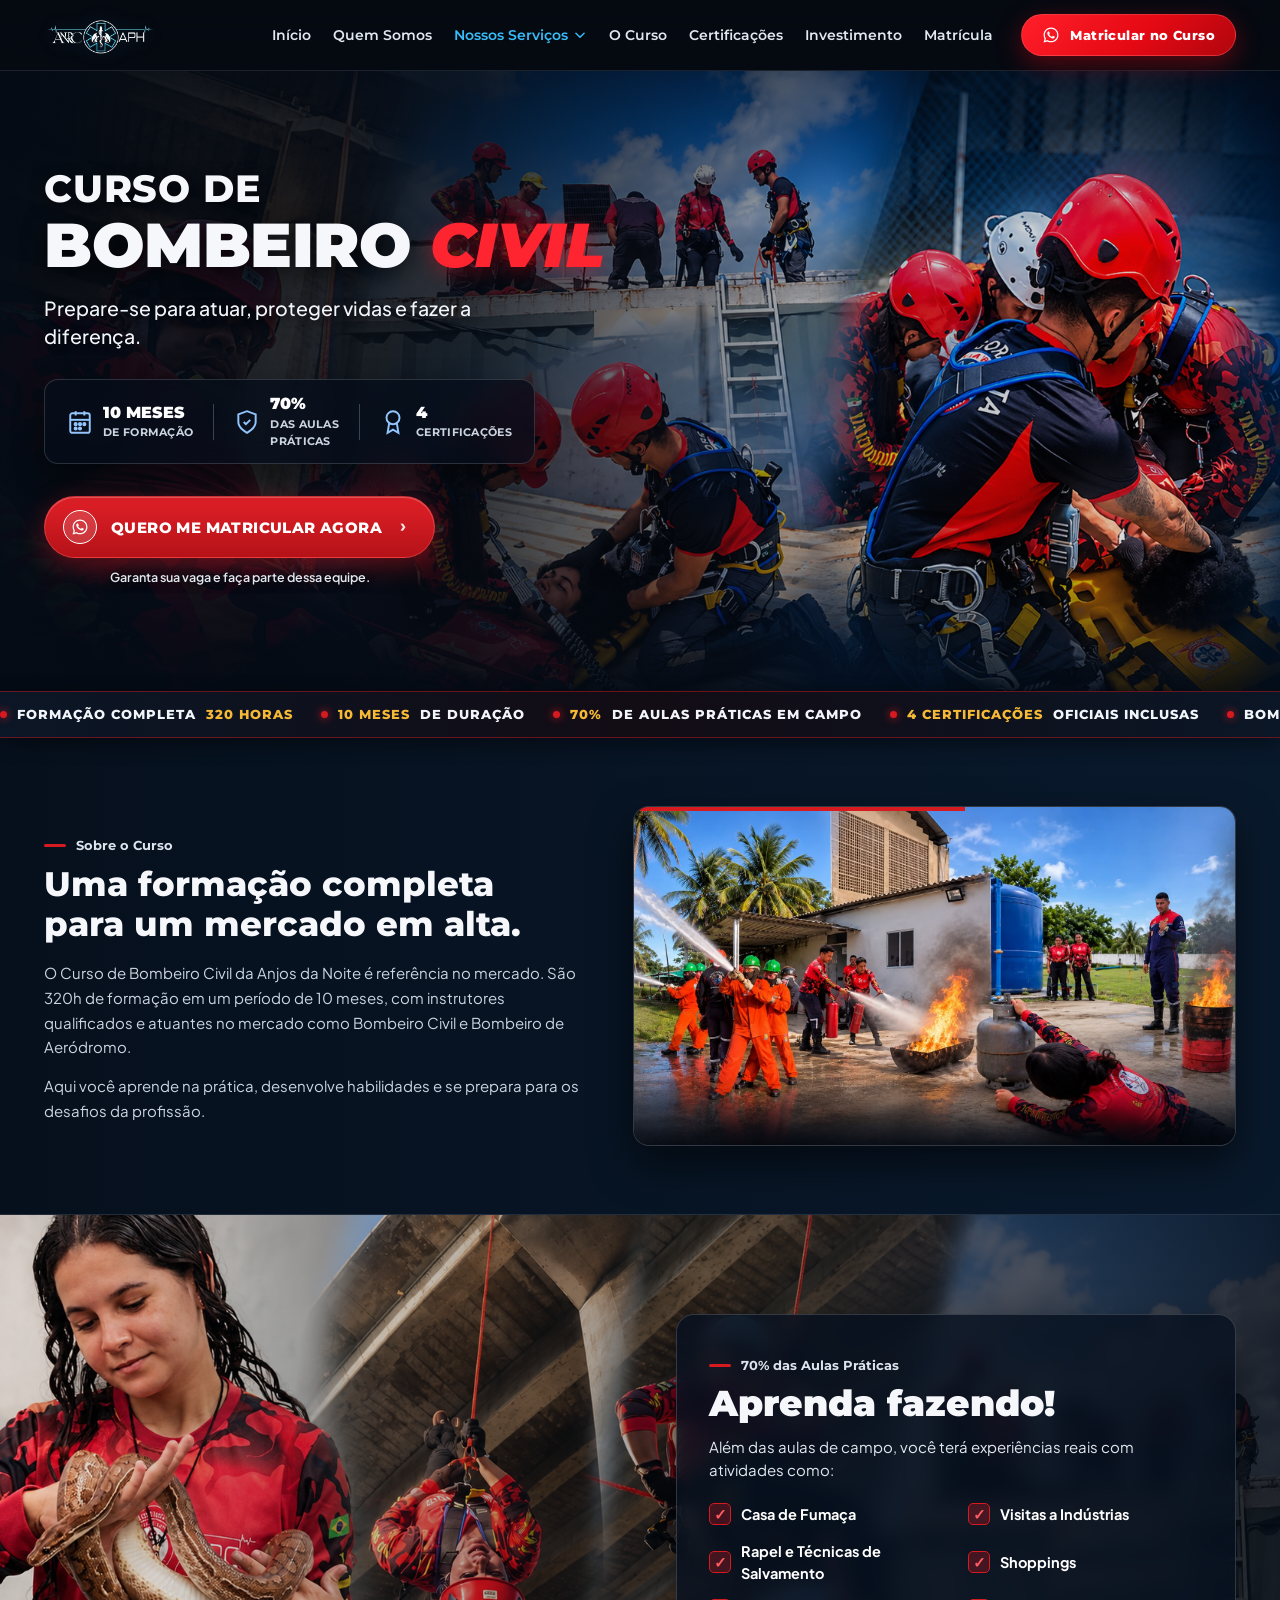
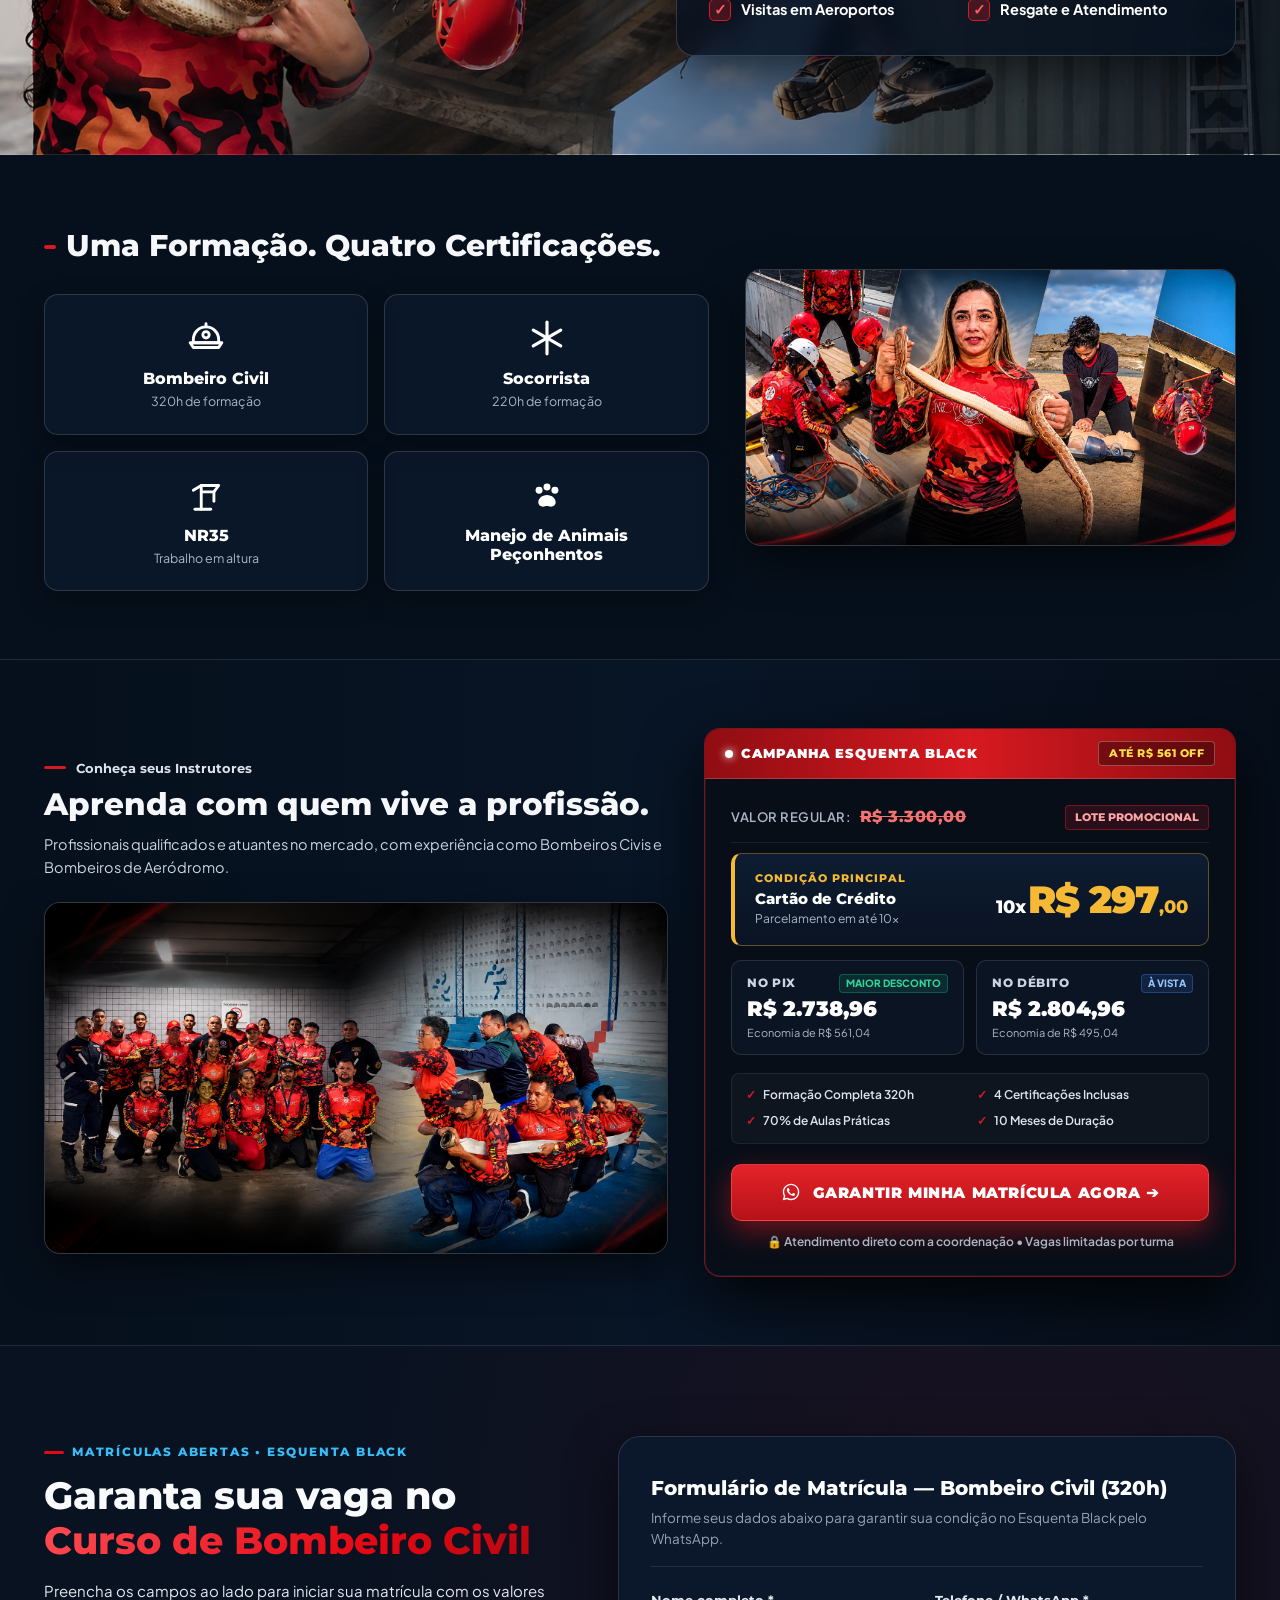
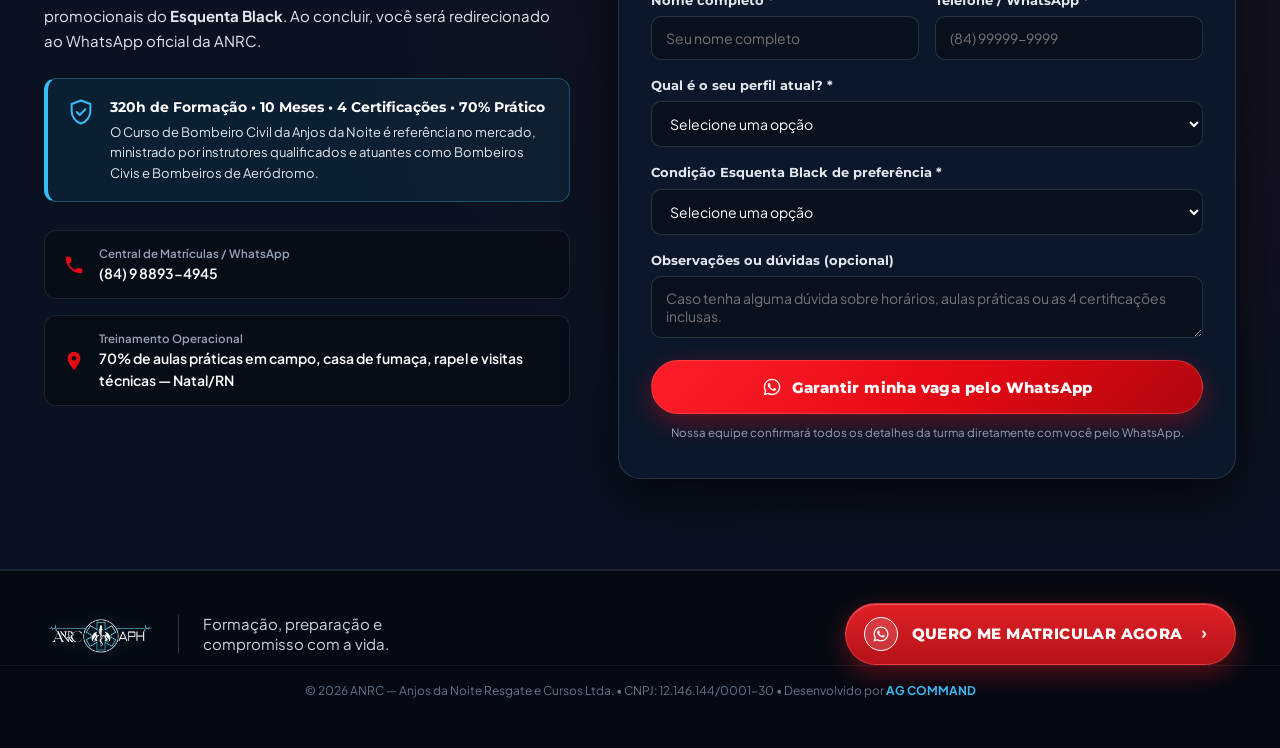
<file: curso-bombeiro-civil.html>
<!DOCTYPE html>
<html lang="pt-BR">
<head>
  <meta charset="UTF-8">
  <meta name="viewport" content="width=device-width, initial-scale=1.0">
  <title>Curso de Bombeiro Civil (320h) • Anjos da Noite Resgate e Cursos</title>
  <meta name="description" content="Prepare-se para atuar, proteger vidas e fazer a diferença. Curso de Bombeiro Civil com 320h em 10 meses, 70% de aulas práticas e 4 certificações inclusas.">
  <link rel="icon" type="image/png" href="assets/img/logopag.png">
  
  <link rel="preconnect" href="https://fonts.googleapis.com">
  <link rel="preconnect" href="https://fonts.gstatic.com" crossorigin>
  <link href="https://fonts.googleapis.com/css2?family=Montserrat:ital,wght@0,400;0,500;0,600;0,700;0,800;0,900;1,800;1,900&family=Plus+Jakarta+Sans:wght@400;500;600;700;800&display=swap" rel="stylesheet">

  <style>
    :root {
      --navy-deep: #071525;
      --navy-dark: #050d18;
      --black-inst: #080B10;
      --red-inst: #D71920;
      --red-bright: #e62229;
      --red-dark: #a50f15;
      --gold-price: #f5b935;
      --white: #F5F7FA;
      --gray-blue: #AAB6C5;
      --border-line: rgba(170, 182, 197, 0.16);
      --font-heading: 'Montserrat', sans-serif;
      --font-body: 'Plus Jakarta Sans', sans-serif;
    }

    * { box-sizing: border-box; margin: 0; padding: 0; }
    html { scroll-behavior: smooth; }
    body {
      background-color: var(--black-inst);
      color: var(--white);
      font-family: var(--font-body);
      font-size: 15px;
      line-height: 1.55;
      -webkit-font-smoothing: antialiased;
      overflow-x: hidden;
    }

    a { text-decoration: none; color: inherit; transition: all 0.25s ease; }
    img { display: block; max-width: 100%; }

    .container {
      width: 100%;
      max-width: 1240px;
      margin: 0 auto;
      padding: 0 24px;
      position: relative;
      z-index: 3;
    }

    /* EYEBROW COM TRAÇO VERMELHO */
    .eyebrow-line {
      display: inline-flex;
      align-items: center;
      gap: 10px;
      font-family: var(--font-heading);
      font-size: 13px;
      font-weight: 700;
      color: #dce4ee;
      margin-bottom: 8px;
    }
    .eyebrow-line::before {
      content: '';
      width: 22px;
      height: 3px;
      background-color: var(--red-inst);
      border-radius: 2px;
      display: inline-block;
    }

    /* BOTÃO PILL VERMELHO COM ÍCONE WHATSAPP */
    .btn-pill-red {
      display: inline-flex;
      align-items: center;
      justify-content: center;
      gap: 14px;
      background: linear-gradient(180deg, #e02027 0%, #b51218 100%);
      border: 1px solid rgba(255, 110, 110, 0.35);
      color: #ffffff;
      font-family: var(--font-heading);
      font-size: 15px;
      font-weight: 800;
      letter-spacing: 0.4px;
      text-transform: uppercase;
      padding: 13px 28px 13px 18px;
      border-radius: 999px;
      box-shadow: 0 8px 26px rgba(215, 25, 32, 0.42), inset 0 1px 0 rgba(255, 255, 255, 0.25);
      cursor: pointer;
      transition: all 0.25s ease;
    }
    .btn-pill-red:hover {
      background: linear-gradient(180deg, #f02830 0%, #c8151b 100%);
      transform: translateY(-2px);
      box-shadow: 0 12px 32px rgba(215, 25, 32, 0.58), inset 0 1px 0 rgba(255, 255, 255, 0.35);
    }
    .btn-pill-red .wa-circle {
      width: 34px;
      height: 34px;
      border-radius: 50%;
      background: rgba(255, 255, 255, 0.14);
      border: 1.5px solid #ffffff;
      display: inline-flex;
      align-items: center;
      justify-content: center;
      flex-shrink: 0;
    }
    .btn-pill-red .chevron-right {
      font-size: 18px;
      font-weight: 700;
      margin-left: 4px;
      opacity: 0.9;
      transition: transform 0.2s ease;
    }
    .btn-pill-red:hover .chevron-right {
      transform: translateX(4px);
    }

    /* ==========================================================================
       1. HEADER & NAVEGAÇÃO (PADRÃO UNIFICADO ANRC)
       ========================================================================== */
    .header {
      position: sticky;
      top: 0;
      z-index: 100;
      background: rgba(6, 10, 18, 0.94);
      backdrop-filter: blur(16px);
      -webkit-backdrop-filter: blur(16px);
      border-bottom: 1px solid rgba(148, 163, 184, 0.16);
      padding: 12px 0;
    }
    .header__inner {
      display: flex;
      align-items: center;
      justify-content: space-between;
      gap: 20px;
    }
    .brand,
    .brand-logo-only {
      display: inline-flex;
      align-items: center;
      gap: 12px;
    }
    .brand__logo,
    .brand-logo-only img {
      height: 46px;
      width: auto;
      object-fit: contain;
      filter: drop-shadow(0 0 10px rgba(56, 189, 248, 0.22));
    }

    .nav {
      display: flex;
      align-items: center;
      gap: 28px;
    }
    .nav__list {
      display: flex;
      align-items: center;
      gap: 22px;
      list-style: none;
    }
    .nav__link {
      font-family: var(--font-heading);
      font-size: 13.5px;
      font-weight: 600;
      color: #e2e8f0;
      display: inline-flex;
      align-items: center;
      gap: 5px;
      padding: 6px 0;
      position: relative;
    }
    .nav__link:hover,
    .nav__link.is-active {
      color: #38bdf8;
    }
    .ico-caret {
      width: 14px;
      height: 14px;
      transform: rotate(90deg);
      transition: transform 0.2s ease;
    }

    /* Dropdown Nossos Serviços */
    .nav__item--has-sub {
      position: relative;
    }
    .nav__sub {
      position: absolute;
      top: 100%;
      left: 0;
      min-width: 250px;
      background: #091426;
      border: 1px solid rgba(148, 163, 184, 0.16);
      border-radius: 14px;
      padding: 10px;
      box-shadow: 0 18px 40px rgba(0, 0, 0, 0.65);
      opacity: 0;
      visibility: hidden;
      transform: translateY(8px);
      transition: all 0.22s ease;
      z-index: 110;
      list-style: none;
    }
    .nav__item--has-sub:hover .nav__sub {
      opacity: 1;
      visibility: visible;
      transform: translateY(0);
    }
    .nav__sub li a {
      display: flex;
      align-items: center;
      gap: 10px;
      padding: 10px 12px;
      border-radius: 9px;
      font-size: 13px;
      font-weight: 600;
      color: #e2e8f0;
    }
    .nav__sub li a svg {
      width: 17px;
      height: 17px;
      color: #E50914;
      flex-shrink: 0;
    }
    .nav__sub li a:hover,
    .nav__sub li a.is-current {
      background: rgba(229, 9, 20, 0.14);
      color: #ffffff;
    }

    .nav__cta {
      display: inline-flex;
      align-items: center;
      justify-content: center;
      gap: 10px;
      font-family: var(--font-heading);
      font-size: 13px;
      font-weight: 800;
      letter-spacing: 0.4px;
      padding: 10px 20px;
      border-radius: 999px;
      cursor: pointer;
      background: linear-gradient(135deg, #ff1f2a 0%, #E50914 55%, #b0060e 100%);
      color: #ffffff;
      box-shadow: 0 8px 26px rgba(229, 9, 20, 0.38);
      border: 1.5px solid rgba(255, 120, 120, 0.35);
      transition: all 0.28s ease;
      white-space: nowrap;
    }
    .nav__cta:hover {
      transform: translateY(-2px);
      box-shadow: 0 12px 34px rgba(229, 9, 20, 0.58);
      filter: brightness(1.08);
    }
    .nav__cta svg {
      width: 18px;
      height: 18px;
      flex-shrink: 0;
    }

    .burger {
      display: none;
      background: transparent;
      border: 1px solid rgba(148, 163, 184, 0.16);
      border-radius: 8px;
      width: 42px;
      height: 42px;
      flex-direction: column;
      align-items: center;
      justify-content: center;
      gap: 5px;
      cursor: pointer;
    }
    .burger span {
      width: 20px;
      height: 2px;
      background: #fff;
      border-radius: 2px;
      transition: 0.25s;
    }

    /* ==========================================================================
       2. HERO SECTION (FUNDO: inicialbombeiro.png)
       ========================================================================== */
    .hero-section {
      position: relative;
      min-height: 620px;
      display: flex;
      align-items: center;
      background-color: #06101c;
      background-image: url('assets/img/inicialbombeiro.png');
      background-size: cover;
      background-position: 65% center;
      background-repeat: no-repeat;
      overflow: hidden;
      padding: 84px 0 90px;
    }
    .hero-section::before {
      content: '';
      position: absolute;
      inset: 0;
      background:
        linear-gradient(90deg, rgba(5, 11, 20, 0.95) 0%, rgba(5, 11, 20, 0.84) 36%, rgba(5, 11, 20, 0.25) 68%, rgba(5, 11, 20, 0.05) 100%),
        linear-gradient(180deg, rgba(5, 11, 20, 0.4) 0%, transparent 25%, transparent 78%, rgba(5, 11, 20, 0.78) 100%);
      pointer-events: none;
      z-index: 1;
    }

    /* Banner visível completo no Mobile */
    .mobile-full-banner {
      display: none;
      width: 100%;
      position: relative;
      overflow: hidden;
      background: #050d18;
    }
    .mobile-full-banner img {
      width: 100%;
      aspect-ratio: 16 / 9;
      object-fit: cover;
      object-position: center;
      display: block;
    }
    .mobile-full-banner::after {
      content: '';
      position: absolute;
      left: 0;
      right: 0;
      bottom: 0;
      height: 45%;
      background: linear-gradient(180deg, transparent 0%, #06101c 100%);
      pointer-events: none;
    }

    .hero-content-left {
      max-width: 580px;
      position: relative;
      z-index: 3;
    }
    .hero-kicker {
      font-family: var(--font-heading);
      font-size: clamp(26px, 3.2vw, 38px);
      font-weight: 800;
      color: var(--white);
      line-height: 1.08;
      letter-spacing: 0.8px;
      text-transform: uppercase;
      margin-bottom: 4px;
      text-shadow: 0 4px 16px rgba(0, 0, 0, 0.65);
    }
    .hero-main-heading {
      font-family: var(--font-heading);
      font-size: clamp(42px, 5vw, 62px);
      font-weight: 900;
      line-height: 1;
      letter-spacing: -0.5px;
      text-transform: uppercase;
      margin-bottom: 18px;
      text-shadow: 0 6px 24px rgba(0, 0, 0, 0.75);
    }
    .hero-main-heading .red-italic {
      color: #ff2530;
      font-style: italic;
      text-shadow: 0 4px 20px rgba(229, 9, 20, 0.45);
    }
    .hero-lead {
      font-size: clamp(16.5px, 1.7vw, 19.5px);
      font-weight: 500;
      color: #f1f5f9;
      line-height: 1.48;
      margin-bottom: 28px;
      max-width: 480px;
      text-shadow: 0 2px 10px rgba(0, 0, 0, 0.7);
    }

    /* 3 Ícones de Destaque com divisórias verticais */
    .hero-badges-strip {
      display: flex;
      align-items: center;
      gap: 20px;
      margin-bottom: 32px;
      flex-wrap: wrap;
      background: rgba(6, 14, 26, 0.78);
      border: 1px solid rgba(255, 255, 255, 0.15);
      padding: 15px 22px;
      border-radius: 14px;
      backdrop-filter: blur(10px);
      -webkit-backdrop-filter: blur(10px);
      width: fit-content;
      box-shadow: 0 12px 30px rgba(0, 0, 0, 0.45);
    }
    .hero-badge-item {
      display: flex;
      align-items: center;
      gap: 10px;
    }
    .hero-badge-divider {
      width: 1px;
      height: 36px;
      background: rgba(255, 255, 255, 0.22);
    }
    .hero-badge-icon {
      color: #93c5fd;
      flex-shrink: 0;
      display: flex;
      align-items: center;
    }
    .hero-badge-text {
      font-family: var(--font-heading);
      line-height: 1.15;
    }
    .hero-badge-text strong {
      display: block;
      font-size: 16px;
      font-weight: 900;
      color: #ffffff;
      text-transform: uppercase;
    }
    .hero-badge-text span {
      font-size: 10.5px;
      font-weight: 700;
      color: #cbd5e1;
      text-transform: uppercase;
      letter-spacing: 0.3px;
    }

    .hero-cta-block {
      display: inline-flex;
      flex-direction: column;
      align-items: center;
    }
    .hero-cta-sub {
      font-size: 12.5px;
      color: #e2e8f0;
      margin-top: 10px;
      font-weight: 600;
      text-shadow: 0 2px 8px rgba(0, 0, 0, 0.8);
    }

    /* ==========================================================================
       2.5 LETREIRO ANIMADO (MARQUEE) LOGO APÓS O INICIAL
       ========================================================================== */
    .course-ticker-bar {
      position: relative;
      background: linear-gradient(90deg, #0b1626 0%, #120c14 50%, #0b1626 100%);
      border-top: 1px solid rgba(215, 25, 32, 0.45);
      border-bottom: 1px solid rgba(215, 25, 32, 0.45);
      padding: 13px 0;
      overflow: hidden;
      z-index: 5;
      box-shadow: 0 6px 20px rgba(0, 0, 0, 0.45);
    }
    .ticker-track {
      display: flex;
      width: max-content;
      animation: tickerScroll 34s linear infinite;
    }
    .ticker-track:hover {
      animation-play-state: paused;
    }
    .ticker-group {
      display: flex;
      align-items: center;
      gap: 28px;
      padding-right: 28px;
    }
    .ticker-item {
      display: inline-flex;
      align-items: center;
      gap: 10px;
      font-family: var(--font-heading);
      font-size: 12.5px;
      font-weight: 800;
      letter-spacing: 1px;
      text-transform: uppercase;
      color: #f1f5f9;
      white-space: nowrap;
    }
    .ticker-dot {
      width: 7px;
      height: 7px;
      border-radius: 50%;
      background: var(--red-inst);
      box-shadow: 0 0 8px var(--red-inst);
      display: inline-block;
    }
    .ticker-highlight {
      color: var(--gold-price);
    }
    @keyframes tickerScroll {
      0% { transform: translateX(0); }
      100% { transform: translateX(-50%); }
    }

    /* ==========================================================================
       3. SOBRE O CURSO (IMAGEM: formaçaocompleta.jpeg)
       ========================================================================== */
    .section-sobre {
      background: linear-gradient(90deg, #06101d 0%, #09192c 100%);
      border-bottom: 1px solid var(--border-line);
      padding: 68px 0;
      position: relative;
    }
    .sobre-grid {
      display: grid;
      grid-template-columns: 0.95fr 1.05fr;
      gap: 44px;
      align-items: center;
    }
    .sobre-title {
      font-family: var(--font-heading);
      font-size: clamp(24px, 2.8vw, 34px);
      font-weight: 800;
      color: var(--white);
      line-height: 1.2;
      margin-bottom: 16px;
    }
    .sobre-text p {
      font-size: 15px;
      color: #cbd5e1;
      line-height: 1.65;
      margin-bottom: 14px;
    }
    .sobre-text p:last-child {
      margin-bottom: 0;
    }

    .sobre-photo-wrap {
      position: relative;
    }
    .sobre-photo-frame {
      position: relative;
      border-radius: 16px;
      overflow: hidden;
      border: 1.5px solid rgba(255, 255, 255, 0.18);
      box-shadow: 0 18px 40px rgba(0, 0, 0, 0.55);
      background: #050d18;
    }
    .sobre-photo-frame::before {
      content: '';
      position: absolute;
      top: 0;
      left: 0;
      width: 55%;
      height: 4px;
      background: var(--red-inst);
      z-index: 2;
    }
    .sobre-photo-frame img {
      width: 100%;
      aspect-ratio: 16 / 9;
      object-fit: cover;
      object-position: center;
      display: block;
    }

    /* ==========================================================================
       4. 70% DAS AULAS PRÁTICAS — APRENDA FAZENDO! (FUNDO TOTAL: Aprenda fazendo.png)
       ========================================================================== */
    .section-pratica {
      position: relative;
      min-height: 540px;
      display: flex;
      align-items: center;
      background-color: #06101c;
      background-image: url('assets/img/Aprenda%20fazendo.png');
      background-size: cover;
      background-position: center center;
      background-repeat: no-repeat;
      border-bottom: 1px solid var(--border-line);
      padding: 76px 0;
      overflow: hidden;
    }
    /* No desktop deixa a esquerda e o centro 100% livres e nítidos */
    .section-pratica::before {
      content: '';
      position: absolute;
      inset: 0;
      background: linear-gradient(90deg, rgba(5, 12, 22, 0.05) 0%, rgba(5, 12, 22, 0.35) 50%, rgba(5, 12, 22, 0.85) 100%);
      pointer-events: none;
      z-index: 1;
    }

    .pratica-content-wrapper {
      display: flex;
      justify-content: flex-end;
      width: 100%;
    }
    .pratica-right-content {
      max-width: 560px;
      width: 100%;
      background: rgba(7, 17, 31, 0.82);
      border: 1px solid rgba(255, 255, 255, 0.16);
      border-radius: 18px;
      padding: 34px 32px;
      backdrop-filter: blur(10px);
      -webkit-backdrop-filter: blur(10px);
      box-shadow: 0 20px 45px rgba(0, 0, 0, 0.55);
    }
    .pratica-title {
      font-family: var(--font-heading);
      font-size: clamp(26px, 3.2vw, 36px);
      font-weight: 900;
      color: var(--white);
      margin-bottom: 10px;
      line-height: 1.15;
    }
    .pratica-sub {
      font-size: 15px;
      color: #e2e8f0;
      margin-bottom: 22px;
    }

    .pratica-checklist-grid {
      display: grid;
      grid-template-columns: 1fr 1fr;
      gap: 14px 24px;
    }
    .check-row {
      display: flex;
      align-items: center;
      gap: 10px;
      font-size: 14.5px;
      font-weight: 700;
      color: #ffffff;
    }
    .check-box-red {
      width: 22px;
      height: 22px;
      border-radius: 5px;
      background: rgba(215, 25, 32, 0.28);
      border: 1.5px solid var(--red-inst);
      color: #ff5b61;
      display: inline-flex;
      align-items: center;
      justify-content: center;
      flex-shrink: 0;
    }

    /* ==========================================================================
       5. UMA FORMAÇÃO. QUATRO CERTIFICAÇÕES. (IMAGEM: quatrocertf.jpeg)
       ========================================================================== */
    .section-certificacoes {
      position: relative;
      background: #06101c;
      border-bottom: 1px solid var(--border-line);
      padding: 68px 0;
      overflow: hidden;
    }
    .cert-layout-grid {
      display: grid;
      grid-template-columns: 1.15fr 0.85fr;
      gap: 36px;
      align-items: center;
    }
    .cert-header-title {
      font-family: var(--font-heading);
      font-size: clamp(22px, 2.5vw, 30px);
      font-weight: 800;
      color: var(--white);
      margin-bottom: 24px;
      display: flex;
      align-items: center;
      gap: 10px;
    }
    .cert-header-title::before {
      content: '';
      width: 12px;
      height: 4px;
      background: var(--red-inst);
      border-radius: 2px;
    }

    .cert-cards-row {
      display: grid;
      grid-template-columns: repeat(2, 1fr);
      gap: 16px;
    }
    .cert-mini-card {
      background: rgba(11, 24, 42, 0.94);
      border: 1px solid rgba(255, 255, 255, 0.14);
      border-radius: 14px;
      padding: 22px 18px;
      text-align: center;
      display: flex;
      flex-direction: column;
      align-items: center;
      justify-content: center;
      box-shadow: 0 10px 24px rgba(0, 0, 0, 0.35);
      transition: all 0.25s ease;
    }
    .cert-mini-card:hover {
      border-color: rgba(215, 25, 32, 0.55);
      transform: translateY(-4px);
    }
    .cert-mini-icon {
      height: 42px;
      display: flex;
      align-items: center;
      justify-content: center;
      margin-bottom: 10px;
      color: #ffffff;
    }
    .cert-mini-title {
      font-family: var(--font-heading);
      font-size: 15.5px;
      font-weight: 800;
      color: #ffffff;
      line-height: 1.25;
      margin-bottom: 4px;
    }
    .cert-mini-sub {
      font-size: 12.5px;
      color: var(--gray-blue);
    }

    .cert-photo-right {
      border-radius: 16px;
      overflow: hidden;
      border: 1.5px solid rgba(255, 255, 255, 0.18);
      box-shadow: 0 18px 42px rgba(0, 0, 0, 0.55);
      background: #050d18;
    }
    .cert-photo-right img {
      width: 100%;
      aspect-ratio: 16 / 9;
      object-fit: cover;
      object-position: center;
      display: block;
    }

    /* ==========================================================================
       6. INSTRUTORES (instrutoresbc.png) + CAMPANHA ESQUENTA BLACK
       ========================================================================== */
    .section-instrutores-black {
      position: relative;
      background: linear-gradient(90deg, #06101c 0%, #081526 55%, #060e1a 100%);
      border-bottom: 1px solid var(--border-line);
      padding: 68px 0;
      overflow: hidden;
    }
    .inst-black-grid {
      display: grid;
      grid-template-columns: 1.08fr 0.92fr;
      gap: 36px;
      align-items: center;
    }

    .inst-side-wrap {
      display: flex;
      flex-direction: column;
      gap: 22px;
    }
    .inst-photo-box {
      position: relative;
      border-radius: 16px;
      overflow: hidden;
      border: 1.5px solid rgba(255, 255, 255, 0.18);
      box-shadow: 0 16px 38px rgba(0, 0, 0, 0.55);
      background: #050d18;
    }
    .inst-photo-box img {
      width: 100%;
      aspect-ratio: 16 / 9;
      object-fit: cover;
      object-position: center;
      display: block;
    }
    .inst-text-box h2 {
      font-family: var(--font-heading);
      font-size: clamp(24px, 2.6vw, 31px);
      font-weight: 800;
      color: var(--white);
      line-height: 1.2;
      margin-bottom: 10px;
    }
    .inst-text-box p {
      font-size: 14.5px;
      color: #cbd5e1;
      line-height: 1.6;
    }

    /* Card Campanha Esquenta Black — Agressivo, Sóbrio e de Alta Conversão */
    .black-offer-card {
      background: #070e18;
      border: 1.5px solid rgba(215, 25, 32, 0.55);
      border-radius: 16px;
      overflow: hidden;
      position: relative;
      box-shadow: 0 24px 60px rgba(0, 0, 0, 0.78), 0 0 0 1px rgba(255, 255, 255, 0.05) inset;
    }
    .black-card-topbar {
      background: linear-gradient(90deg, #8f0d12 0%, #D71920 50%, #8f0d12 100%);
      padding: 12px 20px;
      display: flex;
      align-items: center;
      justify-content: space-between;
      gap: 10px;
      border-bottom: 1px solid rgba(255, 255, 255, 0.18);
    }
    .black-topbar-left {
      display: inline-flex;
      align-items: center;
      gap: 8px;
      font-family: var(--font-heading);
      font-size: 12.5px;
      font-weight: 900;
      letter-spacing: 1px;
      text-transform: uppercase;
      color: #ffffff;
    }
    .live-dot {
      width: 8px;
      height: 8px;
      border-radius: 50%;
      background: #ffffff;
      box-shadow: 0 0 8px #ffffff;
    }
    .black-topbar-tag {
      background: rgba(0, 0, 0, 0.35);
      border: 1px solid rgba(255, 255, 255, 0.28);
      color: #fde047;
      font-family: var(--font-heading);
      font-size: 11px;
      font-weight: 800;
      padding: 3px 10px;
      border-radius: 4px;
      letter-spacing: 0.5px;
      text-transform: uppercase;
      white-space: nowrap;
    }

    .black-card-body {
      padding: 26px 26px 24px;
    }

    /* Linha do Preço Antigo Cortado */
    .black-anchor-row {
      display: flex;
      align-items: center;
      justify-content: space-between;
      margin-bottom: 10px;
      padding-bottom: 12px;
      border-bottom: 1px solid rgba(255, 255, 255, 0.08);
    }
    .black-old-label {
      font-size: 13px;
      font-weight: 600;
      color: var(--gray-blue);
      text-transform: uppercase;
      letter-spacing: 0.5px;
    }
    .black-old-label del {
      font-family: var(--font-heading);
      font-size: 16px;
      font-weight: 800;
      color: #f87171;
      text-decoration: line-through;
      margin-left: 6px;
    }
    .black-save-pill {
      background: rgba(215, 25, 32, 0.16);
      border: 1px solid rgba(215, 25, 32, 0.45);
      color: #fca5a5;
      font-family: var(--font-heading);
      font-size: 11px;
      font-weight: 800;
      padding: 3px 9px;
      border-radius: 4px;
      text-transform: uppercase;
    }

    /* Destaque Principal: 10x de R$ 297,00 */
    .black-main-installment {
      background: linear-gradient(180deg, rgba(15, 30, 52, 0.9) 0%, rgba(10, 20, 36, 0.95) 100%);
      border: 1px solid rgba(245, 185, 53, 0.35);
      border-left: 4px solid var(--gold-price);
      border-radius: 10px;
      padding: 16px 20px;
      margin-bottom: 14px;
      display: flex;
      align-items: center;
      justify-content: space-between;
      gap: 14px;
    }
    .installment-left-label {
      text-align: left;
    }
    .installment-kicker {
      font-family: var(--font-heading);
      font-size: 11px;
      font-weight: 800;
      color: var(--gold-price);
      text-transform: uppercase;
      letter-spacing: 1px;
      display: block;
      margin-bottom: 3px;
    }
    .installment-method {
      font-family: var(--font-heading);
      font-size: 15px;
      font-weight: 800;
      color: #ffffff;
      line-height: 1.2;
    }
    .installment-sub {
      font-size: 12px;
      color: var(--gray-blue);
      margin-top: 2px;
    }
    .installment-right-value {
      text-align: right;
      font-family: var(--font-heading);
      line-height: 1;
      white-space: nowrap;
    }
    .installment-right-value .ten-x {
      font-size: 18px;
      font-weight: 800;
      color: #ffffff;
      margin-right: 2px;
    }
    .installment-right-value .big-num {
      font-size: 38px;
      font-weight: 900;
      color: var(--gold-price);
      letter-spacing: -1px;
    }
    .installment-right-value .cents {
      font-size: 18px;
      font-weight: 800;
      color: var(--gold-price);
    }

    /* Grid Secundário: PIX e Débito */
    .black-secondary-grid {
      display: grid;
      grid-template-columns: 1fr 1fr;
      gap: 12px;
      margin-bottom: 18px;
    }
    .secondary-pay-box {
      background: rgba(12, 22, 38, 0.85);
      border: 1px solid rgba(255, 255, 255, 0.12);
      border-radius: 10px;
      padding: 13px 15px;
      text-align: left;
      transition: border-color 0.2s ease;
    }
    .secondary-pay-box:hover {
      border-color: rgba(255, 255, 255, 0.28);
    }
    .secondary-pay-top {
      display: flex;
      align-items: center;
      justify-content: space-between;
      margin-bottom: 4px;
    }
    .secondary-pay-name {
      font-family: var(--font-heading);
      font-size: 12px;
      font-weight: 800;
      text-transform: uppercase;
      letter-spacing: 0.6px;
      color: #cbd5e1;
    }
    .secondary-pay-badge {
      font-size: 10px;
      font-weight: 800;
      color: #34d399;
      background: rgba(16, 185, 129, 0.14);
      border: 1px solid rgba(16, 185, 129, 0.35);
      padding: 1px 6px;
      border-radius: 4px;
      text-transform: uppercase;
    }
    .secondary-pay-val {
      font-family: var(--font-heading);
      font-size: 21px;
      font-weight: 900;
      color: #ffffff;
      line-height: 1.15;
    }
    .secondary-pay-economy {
      font-size: 11px;
      color: var(--gray-blue);
      margin-top: 2px;
    }

    /* Resumo de Inclusos dentro do Card */
    .black-included-strip {
      display: grid;
      grid-template-columns: 1fr 1fr;
      gap: 8px 14px;
      text-align: left;
      padding: 12px 14px;
      background: rgba(255, 255, 255, 0.03);
      border: 1px solid rgba(255, 255, 255, 0.07);
      border-radius: 8px;
      margin-bottom: 20px;
    }
    .black-inc-item {
      font-size: 12px;
      font-weight: 600;
      color: #dbe4f0;
      display: flex;
      align-items: center;
      gap: 7px;
    }
    .black-inc-item span {
      color: var(--red-inst);
      font-weight: 900;
    }

    /* Botão CTA Forte */
    .btn-black-cta {
      display: flex;
      align-items: center;
      justify-content: center;
      gap: 12px;
      width: 100%;
      background: linear-gradient(180deg, #e62229 0%, #b51218 100%);
      border: 1px solid rgba(255, 120, 120, 0.4);
      color: #ffffff;
      font-family: var(--font-heading);
      font-size: 15px;
      font-weight: 900;
      letter-spacing: 0.6px;
      text-transform: uppercase;
      padding: 16px 22px;
      border-radius: 10px;
      box-shadow: 0 10px 28px rgba(215, 25, 32, 0.5);
      margin-bottom: 12px;
      transition: all 0.25s ease;
    }
    .btn-black-cta:hover {
      background: linear-gradient(180deg, #ff2a32 0%, #cc141b 100%);
      transform: translateY(-2px);
      box-shadow: 0 14px 34px rgba(215, 25, 32, 0.68);
    }
    .black-limited-note {
      font-size: 12px;
      color: var(--gray-blue);
      font-weight: 600;
      display: flex;
      align-items: center;
      justify-content: center;
      gap: 6px;
    }

    /* ==========================================================================
       6.5 FORMULÁRIO INTERATIVO — CURSO DE BOMBEIRO CIVIL (MESMO MODELO SOCORRISTA)
       ========================================================================== */
    .form-sec {
      padding: 90px 0;
      background: radial-gradient(circle at 80% 20%, rgba(229, 9, 20, 0.08) 0%, transparent 60%), #081221;
      border-bottom: 1px solid rgba(148, 163, 184, 0.16);
    }
    .form-sec__inner {
      display: grid;
      grid-template-columns: 0.92fr 1.08fr;
      gap: 48px;
      align-items: start;
    }
    .eyebrow-tactical {
      display: inline-flex;
      align-items: center;
      gap: 8px;
      font-family: var(--font-heading);
      font-size: 12px;
      font-weight: 800;
      letter-spacing: 1.8px;
      text-transform: uppercase;
      color: #38bdf8;
      margin-bottom: 12px;
    }
    .eyebrow-tactical::before {
      content: '';
      width: 20px;
      height: 2.5px;
      background: #E50914;
      border-radius: 2px;
    }
    .form-sec__title {
      font-family: var(--font-heading);
      font-size: clamp(26px, 3.2vw, 38px);
      font-weight: 800;
      line-height: 1.18;
      margin-bottom: 16px;
      color: #f8fafc;
    }
    .red-gradient-text {
      background: linear-gradient(135deg, #ff4d54 0%, #E50914 65%, #b80710 100%);
      -webkit-background-clip: text;
      -webkit-text-fill-color: transparent;
    }
    .form-sec__info > p {
      color: #e2e8f0;
      margin-bottom: 24px;
      font-size: 15px;
      line-height: 1.65;
    }
    .notice-box {
      display: flex;
      align-items: flex-start;
      gap: 14px;
      background: rgba(56, 189, 248, 0.08);
      border: 1px solid rgba(56, 189, 248, 0.32);
      border-left: 4px solid #38bdf8;
      border-radius: 12px;
      padding: 18px;
      margin-bottom: 28px;
    }
    .notice-box svg {
      width: 30px;
      height: 30px;
      color: #38bdf8;
      flex-shrink: 0;
    }
    .notice-box strong {
      display: block;
      font-family: var(--font-heading);
      font-size: 14px;
      color: #ffffff;
      margin-bottom: 4px;
    }
    .notice-box p {
      font-size: 13px;
      color: #e2e8f0;
      line-height: 1.55;
    }
    .contact__info--clean {
      display: flex;
      flex-direction: column;
      gap: 16px;
      list-style: none;
    }
    .contact__info--clean li {
      display: flex;
      align-items: center;
      gap: 14px;
      background: rgba(6, 10, 18, 0.55);
      border: 1px solid rgba(148, 163, 184, 0.16);
      padding: 14px 18px;
      border-radius: 12px;
    }
    .contact__info--clean li svg {
      width: 22px;
      height: 22px;
      color: #E50914;
      flex-shrink: 0;
    }
    .contact__info--clean small {
      display: block;
      font-size: 11.5px;
      color: #94a3b8;
    }
    .contact__info--clean a,
    .contact__info--clean span {
      font-weight: 600;
      font-size: 14px;
      color: #ffffff;
    }

    /* Card do Formulário */
    .vf-form {
      background: #0b182b;
      border: 1.5px solid rgba(255, 255, 255, 0.12);
      border-radius: 22px;
      padding: 36px 32px;
      box-shadow: 0 20px 50px rgba(0, 0, 0, 0.6);
    }
    .vf-form__head {
      margin-bottom: 24px;
      padding-bottom: 16px;
      border-bottom: 1px solid rgba(148, 163, 184, 0.16);
    }
    .vf-form__head h3 {
      font-family: var(--font-heading);
      font-size: 20px;
      font-weight: 800;
      color: #ffffff;
      margin-bottom: 4px;
    }
    .vf-form__head p {
      font-size: 13.5px;
      color: #94a3b8;
    }
    .vf-form__grid {
      display: grid;
      grid-template-columns: 1fr 1fr;
      gap: 16px;
      margin-bottom: 22px;
    }
    .vf-field {
      display: flex;
      flex-direction: column;
      gap: 6px;
    }
    .vf-field--full {
      grid-column: 1 / -1;
    }
    .vf-field label {
      font-family: var(--font-heading);
      font-size: 12.5px;
      font-weight: 700;
      color: #e2e8f0;
    }
    .vf-field input,
    .vf-field select,
    .vf-field textarea {
      width: 100%;
      background: #07101d;
      border: 1px solid rgba(148, 163, 184, 0.24);
      border-radius: 10px;
      padding: 12px 14px;
      color: #ffffff;
      font-family: var(--font-body);
      font-size: 14px;
      transition: border-color 0.2s ease, box-shadow 0.2s ease;
    }
    .vf-field input:focus,
    .vf-field select:focus,
    .vf-field textarea:focus {
      outline: none;
      border-color: #38bdf8;
      box-shadow: 0 0 0 3px rgba(56, 189, 248, 0.15);
    }
    .vf-form__submit {
      display: inline-flex;
      align-items: center;
      justify-content: center;
      gap: 10px;
      width: 100%;
      font-family: var(--font-heading);
      font-size: 15px;
      font-weight: 800;
      letter-spacing: 0.4px;
      padding: 16px 26px;
      border-radius: 999px;
      cursor: pointer;
      background: linear-gradient(135deg, #ff1f2a 0%, #E50914 55%, #b0060e 100%);
      color: #ffffff;
      box-shadow: 0 8px 26px rgba(229, 9, 20, 0.38);
      border: 1.5px solid rgba(255, 120, 120, 0.35);
      transition: all 0.28s ease;
      margin-bottom: 10px;
    }
    .vf-form__submit:hover {
      transform: translateY(-2px);
      box-shadow: 0 12px 34px rgba(229, 9, 20, 0.58);
      filter: brightness(1.08);
    }
    .vf-form__disclaimer {
      display: block;
      text-align: center;
      font-size: 11.5px;
      color: #94a3b8;
    }

    /* ==========================================================================
       7. FOOTER COM CTA FINAL
       ========================================================================== */
    .bottom-cta-footer {
      background: #050a12;
      padding: 32px 0;
      border-top: 1px solid rgba(255, 255, 255, 0.08);
    }
    .footer-bar-inner {
      display: flex;
      align-items: center;
      justify-content: space-between;
      gap: 24px;
      flex-wrap: wrap;
    }
    .footer-left-group {
      display: flex;
      align-items: center;
      gap: 24px;
      flex-wrap: wrap;
    }
    .footer-v-sep {
      width: 1px;
      height: 38px;
      background: rgba(255, 255, 255, 0.18);
    }
    .footer-tagline {
      font-size: 15px;
      color: #cbd5e1;
      max-width: 260px;
      line-height: 1.35;
    }

    /* ==========================================================================
       RESPONSIVIDADE MOBILE & TABLET (IMAGENS 100% VISÍVEIS EM 16:9 COMPLETO)
       ========================================================================== */
    @media (max-width: 1024px) {
      .sobre-grid,
      .cert-layout-grid,
      .inst-black-grid,
      .form-sec__inner {
        grid-template-columns: 1fr;
      }
      .pratica-content-wrapper {
        justify-content: center;
      }
    }

    @media (max-width: 768px) {
      .burger {
        display: flex;
      }
      .nav {
        position: fixed;
        top: 70px;
        left: 0;
        right: 0;
        background: #070e1b;
        border-bottom: 1px solid rgba(148, 163, 184, 0.16);
        padding: 20px 24px;
        flex-direction: column;
        align-items: stretch;
        gap: 16px;
        display: none;
      }
      .nav.is-open {
        display: flex;
      }
      .nav__list {
        flex-direction: column;
        align-items: flex-start;
        gap: 12px;
      }
      .nav__sub {
        position: static;
        opacity: 1;
        visibility: visible;
        transform: none;
        box-shadow: none;
        margin-top: 8px;
        width: 100%;
      }
      /* No mobile, exibimos a imagem completa em 16:9 no topo da seção sem cortes */
      .mobile-full-banner {
        display: block;
      }
      .hero-section {
        background-image: none;
        min-height: auto;
        display: block;
        padding: 0 0 44px;
      }
      .hero-section::before {
        display: none;
      }
      .hero-content-left {
        padding-top: 12px;
      }
      .hero-badges-strip {
        gap: 12px;
        width: 100%;
        justify-content: space-between;
      }
      .hero-badge-divider {
        display: none;
      }
      .hero-cta-block {
        width: 100%;
      }
      .btn-pill-red {
        width: 100%;
        font-size: 13.5px;
        padding: 12px 18px;
      }

      /* Seção Aprenda Fazendo no Mobile: Foto 16:9 inteira visível no topo + card abaixo */
      .section-pratica {
        background-image: none;
        min-height: auto;
        display: block;
        padding: 0 0 48px;
      }
      .section-pratica::before {
        display: none;
      }
      .pratica-right-content {
        margin-top: -12px;
        padding: 26px 20px;
        background: #081424;
      }
      .pratica-checklist-grid {
        grid-template-columns: 1fr;
        gap: 12px;
      }

      .section-sobre,
      .section-certificacoes,
      .section-instrutores-black {
        padding: 48px 0;
      }
      .cert-cards-row {
        grid-template-columns: repeat(2, 1fr);
        gap: 12px;
      }
      .black-card-topbar {
        flex-direction: column;
        padding: 10px 14px;
        text-align: center;
      }
      .black-card-body {
        padding: 20px 16px;
      }
      .black-main-installment {
        flex-direction: column;
        align-items: flex-start;
        gap: 8px;
      }
      .installment-right-value {
        text-align: left;
      }
      .black-secondary-grid,
      .black-included-strip,
      .vf-form__grid {
        grid-template-columns: 1fr;
      }
      .form-sec {
        padding: 56px 0;
      }
      .vf-form {
        padding: 24px 18px;
      }
      .footer-bar-inner {
        flex-direction: column;
        text-align: center;
      }
      .footer-left-group {
        flex-direction: column;
        gap: 12px;
      }
      .footer-v-sep {
        display: none;
      }
    }
  </style>
</head>
<body>

  <!-- ==========================================================================
       1. HEADER & NAVEGAÇÃO (IGUAL AOS OUTROS CSS)
       ========================================================================== -->
  <header class="header" id="header">
    <div class="container header__inner">
      <a href="index.html" class="brand" aria-label="ANRC - Início">
        <img src="assets/img/LOGO.png" alt="Logotipo ANRC" class="brand__logo">
      </a>

      <nav class="nav" id="nav" aria-label="Navegação principal">
        <ul class="nav__list">
          <li><a href="index.html#inicio" class="nav__link">Início</a></li>
          <li><a href="index.html#quem-somos" class="nav__link">Quem Somos</a></li>
          <li class="nav__item--has-sub">
            <a href="index.html#servicos" class="nav__link is-active">Nossos Serviços
              <svg class="ico-caret" viewBox="0 0 24 24" fill="none" stroke="currentColor" stroke-width="2.4" stroke-linecap="round" stroke-linejoin="round">
                <path d="m9 5 7 7-7 7" />
              </svg>
            </a>
            <ul class="nav__sub" aria-label="Páginas de serviços e cursos">
              <li>
                <a href="transporte-pacientes.html">
                  <svg viewBox="0 0 24 24">
                    <g fill="currentColor">
                      <path d="M2 7.5A1.5 1.5 0 0 1 3.5 6h10A1.5 1.5 0 0 1 15 7.5V9h3.2c.5 0 .9.2 1.2.6l2.3 3.1c.2.3.3.6.3.9V16a1 1 0 0 1-1 1h-1.1a2.7 2.7 0 0 0-5.3 0H9.4a2.7 2.7 0 0 0-5.3 0H3a1 1 0 0 1-1-1Zm13 3v2.5h4.8l-1.9-2.5Z" />
                      <circle cx="6.8" cy="17.3" r="1.7" />
                      <circle cx="17.3" cy="17.3" r="1.7" />
                    </g>
                    <path fill="#0b1934" d="M7.7 8.2h1.6v1.9h1.9v1.6H9.3v1.9H7.7v-1.9H5.8v-1.6h1.9Z" />
                    <path fill="currentColor" d="M5 3.5h3V5H5z" />
                  </svg>
                  Transporte de Pacientes
                </a>
              </li>
              <li>
                <a href="assistencia-eventos.html">
                  <svg viewBox="0 0 24 24" fill="none" stroke="currentColor" stroke-width="1.7" stroke-linecap="round" stroke-linejoin="round">
                    <path d="M12 20.5s-8.5-5-8.5-11.2A4.6 4.6 0 0 1 12 6.6a4.6 4.6 0 0 1 8.5 2.7c0 6.2-8.5 11.2-8.5 11.2Z" />
                    <path d="M3.8 12h4l1.5-2.5 2.4 5 1.8-3.3H20" />
                  </svg>
                  Assistência em Eventos
                </a>
              </li>
              <li>
                <a href="curso-bombeiro-civil.html" class="is-current">
                  <svg viewBox="0 0 24 24" fill="none" stroke="currentColor" stroke-width="1.6" stroke-linecap="round" stroke-linejoin="round">
                    <path d="M12 2.8 4.5 5.6v5.6c0 4.7 3.2 8.6 7.5 10 4.3-1.4 7.5-5.3 7.5-10V5.6Z" />
                    <path d="m8.6 12 2.4 2.4 4.5-4.6" />
                  </svg>
                  Curso de Bombeiro Civil
                </a>
              </li>
              <li>
                <a href="curso-socorrista.html">
                  <svg viewBox="0 0 24 24" fill="none" stroke="currentColor" stroke-width="1.7" stroke-linecap="round" stroke-linejoin="round">
                    <path d="M5 3H4v5a5 5 0 0 0 10 0V3h-1" />
                    <path d="M9 13v1.5a5.5 5.5 0 0 0 11 0V13" />
                    <circle cx="20" cy="10.5" r="2.2" />
                  </svg>
                  Curso de Socorrista
                </a>
              </li>
              <li>
                <a href="reciclagem.html">
                  <svg viewBox="0 0 24 24" fill="currentColor">
                    <path d="M9 3h6v6h6v6h-6v6H9v-6H3V9h6V3z" />
                  </svg>
                  Reciclagem em APH
                </a>
              </li>
            </ul>
          </li>
          <li><a href="#sobre" class="nav__link">O Curso</a></li>
          <li><a href="#certificacoes" class="nav__link">Certificações</a></li>
          <li><a href="#matricula" class="nav__link">Investimento</a></li>
          <li><a href="#solicitar-matricula" class="nav__link">Matrícula</a></li>
        </ul>
        <a href="#solicitar-matricula" class="nav__cta">
          <svg viewBox="0 0 24 24" fill="currentColor">
            <path d="M12.04 2C6.58 2 2.13 6.45 2.13 11.91c0 1.75.46 3.45 1.32 4.95L2.05 22l5.25-1.38a9.9 9.9 0 0 0 4.74 1.21c5.46 0 9.91-4.45 9.91-9.91C21.95 6.45 17.5 2 12.04 2Zm0 18.15a8.2 8.2 0 0 1-4.2-1.15l-.3-.18-3.12.82.83-3.04-.2-.31a8.2 8.2 0 0 1-1.26-4.38c0-4.54 3.7-8.24 8.25-8.24 4.54 0 8.24 3.7 8.24 8.24 0 4.55-3.7 8.24-8.24 8.24Zm4.52-6.17c-.25-.12-1.47-.72-1.69-.81-.23-.08-.39-.12-.56.13-.16.25-.64.81-.79.97-.14.17-.29.19-.54.06-.25-.12-1.05-.39-1.99-1.23-.74-.66-1.23-1.47-1.38-1.72-.14-.25-.02-.38.11-.51.11-.11.25-.29.37-.43.13-.15.17-.25.25-.42.08-.16.04-.31-.02-.43-.06-.12-.56-1.34-.76-1.84-.2-.48-.41-.42-.56-.43h-.48c-.17 0-.43.06-.66.31-.22.25-.86.85-.86 2.07 0 1.22.89 2.4 1.01 2.56.12.17 1.75 2.67 4.23 3.74.59.26 1.05.41 1.41.52.59.19 1.13.16 1.56.1.48-.07 1.47-.6 1.67-1.18.21-.58.21-1.07.15-1.18-.06-.1-.23-.16-.48-.29Z" />
          </svg>
          Matricular no Curso
        </a>
      </nav>

      <button class="burger" id="burger" aria-label="Abrir menu" aria-expanded="false" aria-controls="nav">
        <span></span><span></span><span></span>
      </button>
    </div>
  </header>

  <!-- ==========================================================================
       2. HERO SECTION (FUNDO: inicialbombeiro.png)
       ========================================================================== -->
  <section class="hero-section">
    <!-- No mobile, mostra a imagem inicialbombeiro.png inteira em 16:9 sem cortes -->
    <div class="mobile-full-banner">
      <img src="assets/img/inicialbombeiro.png" alt="Curso de Bombeiro Civil ANRC">
    </div>

    <div class="container">
      <div class="hero-content-left">
        <div class="hero-kicker">CURSO DE</div>
        <h1 class="hero-main-heading">
          BOMBEIRO <span class="red-italic">CIVIL</span>
        </h1>
        <p class="hero-lead">
          Prepare-se para atuar, proteger vidas e fazer a diferença.
        </p>

        <!-- 3 Destaques Horizontais com Ícones -->
        <div class="hero-badges-strip">
          <div class="hero-badge-item">
            <div class="hero-badge-icon">
              <svg width="26" height="26" viewBox="0 0 24 24" fill="none" stroke="currentColor" stroke-width="1.8"><rect x="3" y="4" width="18" height="18" rx="2"/><line x1="16" y1="2" x2="16" y2="6"/><line x1="8" y1="2" x2="8" y2="6"/><line x1="3" y1="10" x2="21" y2="10"/><circle cx="8" cy="14" r="1" fill="currentColor"/><circle cx="12" cy="14" r="1" fill="currentColor"/><circle cx="16" cy="14" r="1" fill="currentColor"/><circle cx="8" cy="18" r="1" fill="currentColor"/><circle cx="12" cy="18" r="1" fill="currentColor"/></svg>
            </div>
            <div class="hero-badge-text">
              <strong>10 MESES</strong>
              <span>DE FORMAÇÃO</span>
            </div>
          </div>

          <div class="hero-badge-divider"></div>

          <div class="hero-badge-item">
            <div class="hero-badge-icon">
              <svg width="26" height="26" viewBox="0 0 24 24" fill="none" stroke="currentColor" stroke-width="1.8"><path d="M12 22s8-4 8-10V5l-8-3-8 3v7c0 6 8 10 8 10z"/><polyline points="9 12 11 14 15 10"/></svg>
            </div>
            <div class="hero-badge-text">
              <strong>70%</strong>
              <span>DAS AULAS<br>PRÁTICAS</span>
            </div>
          </div>

          <div class="hero-badge-divider"></div>

          <div class="hero-badge-item">
            <div class="hero-badge-icon">
              <svg width="26" height="26" viewBox="0 0 24 24" fill="none" stroke="currentColor" stroke-width="1.8"><circle cx="12" cy="8" r="6"/><path d="M15.477 12.89 17 22l-5-3-5 3 1.523-9.11"/></svg>
            </div>
            <div class="hero-badge-text">
              <strong>4</strong>
              <span>CERTIFICAÇÕES</span>
            </div>
          </div>
        </div>

        <!-- Botão CTA Principal -->
        <div class="hero-cta-block">
          <a href="#solicitar-matricula" class="btn-pill-red">
            <span class="wa-circle">
              <svg width="18" height="18" viewBox="0 0 24 24" fill="currentColor"><path d="M12.04 2C6.58 2 2.13 6.45 2.13 11.91c0 1.75.46 3.45 1.32 4.95L2.05 22l5.25-1.38a9.9 9.9 0 0 0 4.74 1.21c5.46 0 9.91-4.45 9.91-9.91C21.95 6.45 17.5 2 12.04 2Zm0 18.15a8.2 8.2 0 0 1-4.2-1.15l-.3-.18-3.12.82.83-3.04-.2-.31a8.2 8.2 0 0 1-1.26-4.38c0-4.54 3.7-8.24 8.25-8.24 4.54 0 8.24 3.7 8.24 8.24 0 4.55-3.7 8.24-8.24 8.24Zm4.52-6.17c-.25-.12-1.47-.72-1.69-.81-.23-.08-.39-.12-.56.13-.16.25-.64.81-.79.97-.14.17-.29.19-.54.06-.25-.12-1.05-.39-1.99-1.23-.74-.66-1.23-1.47-1.38-1.72-.14-.25-.02-.38.11-.51.11-.11.25-.29.37-.43.13-.15.17-.25.25-.42.08-.16.04-.31-.02-.43-.06-.12-.56-1.34-.76-1.84-.2-.48-.41-.42-.56-.43h-.48c-.17 0-.43.06-.66.31-.22.25-.86.85-.86 2.07 0 1.22.89 2.4 1.01 2.56.12.17 1.75 2.67 4.23 3.74.59.26 1.05.41 1.41.52.59.19 1.13.16 1.56.1.48-.07 1.47-.6 1.67-1.18.21-.58.21-1.07.15-1.18-.06-.1-.23-.16-.48-.29Z"/></svg>
            </span>
            <span>QUERO ME MATRICULAR AGORA</span>
            <span class="chevron-right">›</span>
          </a>
          <span class="hero-cta-sub">Garanta sua vaga e faça parte dessa equipe.</span>
        </div>
      </div>
    </div>
  </section>

  <!-- ==========================================================================
       2.5 LETREIRO ANIMADO (MARQUEE) LOGO APÓS O INICIAL
       ========================================================================== -->
  <div class="course-ticker-bar" aria-label="Destaques do Curso de Bombeiro Civil">
    <div class="ticker-track">
      <!-- Grupo 1 -->
      <div class="ticker-group">
        <span class="ticker-item"><span class="ticker-dot"></span> FORMAÇÃO COMPLETA <span class="ticker-highlight">320 HORAS</span></span>
        <span class="ticker-item"><span class="ticker-dot"></span> <span class="ticker-highlight">10 MESES</span> DE DURAÇÃO</span>
        <span class="ticker-item"><span class="ticker-dot"></span> <span class="ticker-highlight">70%</span> DE AULAS PRÁTICAS EM CAMPO</span>
        <span class="ticker-item"><span class="ticker-dot"></span> <span class="ticker-highlight">4 CERTIFICAÇÕES</span> OFICIAIS INCLUSAS</span>
        <span class="ticker-item"><span class="ticker-dot"></span> BOMBEIRO CIVIL PROFISSIONAL</span>
        <span class="ticker-item"><span class="ticker-dot"></span> SOCORRISTA APH (220H)</span>
        <span class="ticker-item"><span class="ticker-dot"></span> NR 35 TRABALHO EM ALTURA</span>
        <span class="ticker-item"><span class="ticker-dot"></span> MANEJO DE ANIMAIS PEÇONHENTOS</span>
        <span class="ticker-item"><span class="ticker-dot"></span> CASA DE FUMAÇA &amp; RAPEL TÁTICO</span>
        <span class="ticker-item"><span class="ticker-dot"></span> VISITAS EM AEROPORTOS, INDÚSTRIAS E SHOPPINGS</span>
        <span class="ticker-item"><span class="ticker-dot"></span> INSTRUTORES BOMBEIROS CIVIS E DE AERÓDROMO</span>
      </div>
      <!-- Grupo 2 -->
      <div class="ticker-group" aria-hidden="true">
        <span class="ticker-item"><span class="ticker-dot"></span> FORMAÇÃO COMPLETA <span class="ticker-highlight">320 HORAS</span></span>
        <span class="ticker-item"><span class="ticker-dot"></span> <span class="ticker-highlight">10 MESES</span> DE DURAÇÃO</span>
        <span class="ticker-item"><span class="ticker-dot"></span> <span class="ticker-highlight">70%</span> DE AULAS PRÁTICAS EM CAMPO</span>
        <span class="ticker-item"><span class="ticker-dot"></span> <span class="ticker-highlight">4 CERTIFICAÇÕES</span> OFICIAIS INCLUSAS</span>
        <span class="ticker-item"><span class="ticker-dot"></span> BOMBEIRO CIVIL PROFISSIONAL</span>
        <span class="ticker-item"><span class="ticker-dot"></span> SOCORRISTA APH (220H)</span>
        <span class="ticker-item"><span class="ticker-dot"></span> NR 35 TRABALHO EM ALTURA</span>
        <span class="ticker-item"><span class="ticker-dot"></span> MANEJO DE ANIMAIS PEÇONHENTOS</span>
        <span class="ticker-item"><span class="ticker-dot"></span> CASA DE FUMAÇA &amp; RAPEL TÁTICO</span>
        <span class="ticker-item"><span class="ticker-dot"></span> VISITAS EM AEROPORTOS, INDÚSTRIAS E SHOPPINGS</span>
        <span class="ticker-item"><span class="ticker-dot"></span> INSTRUTORES BOMBEIROS CIVIS E DE AERÓDROMO</span>
      </div>
    </div>
  </div>

  <!-- ==========================================================================
       3. SOBRE O CURSO (IMAGEM: formaçaocompleta.jpeg)
       ========================================================================== -->
  <section class="section-sobre" id="sobre">
    <div class="container sobre-grid">
      
      <div class="sobre-text">
        <span class="eyebrow-line">Sobre o Curso</span>
        <h2 class="sobre-title">Uma formação completa<br>para um mercado em alta.</h2>
        <p>
          O Curso de Bombeiro Civil da Anjos da Noite é referência no mercado. São 320h de formação em um período de 10 meses, com instrutores qualificados e atuantes no mercado como Bombeiro Civil e Bombeiro de Aeródromo.
        </p>
        <p>
          Aqui você aprende na prática, desenvolve habilidades e se prepara para os desafios da profissão.
        </p>
      </div>

      <div class="sobre-photo-wrap">
        <div class="sobre-photo-frame">
          <img src="assets/img/formaçaocompleta.jpeg" alt="Treinamento prático completo de Bombeiro Civil ANRC" loading="lazy">
        </div>
      </div>

    </div>
  </section>

  <!-- ==========================================================================
       4. 70% DAS AULAS PRÁTICAS — APRENDA FAZENDO! (FUNDO: Aprenda fazendo.png)
       ========================================================================== -->
  <section class="section-pratica" id="pratica">
    <!-- No mobile, mostra a imagem Aprenda fazendo.png inteira em 16:9 sem cortes -->
    <div class="mobile-full-banner">
      <img src="assets/img/Aprenda%20fazendo.png" alt="Aulas práticas reais do Curso de Bombeiro Civil ANRC" loading="lazy">
    </div>

    <div class="container pratica-content-wrapper">
      
      <div class="pratica-right-content">
        <span class="eyebrow-line">70% das Aulas Práticas</span>
        <h2 class="pratica-title">Aprenda fazendo!</h2>
        <p class="pratica-sub">
          Além das aulas de campo, você terá experiências reais com atividades como:
        </p>

        <div class="pratica-checklist-grid">
          <div class="check-row">
            <span class="check-box-red">✓</span>
            <span>Casa de Fumaça</span>
          </div>
          <div class="check-row">
            <span class="check-box-red">✓</span>
            <span>Visitas a Indústrias</span>
          </div>
          <div class="check-row">
            <span class="check-box-red">✓</span>
            <span>Rapel e Técnicas de Salvamento</span>
          </div>
          <div class="check-row">
            <span class="check-box-red">✓</span>
            <span>Shoppings</span>
          </div>
          <div class="check-row">
            <span class="check-box-red">✓</span>
            <span>Visitas em Aeroportos</span>
          </div>
          <div class="check-row">
            <span class="check-box-red">✓</span>
            <span>Resgate e Atendimento</span>
          </div>
        </div>
      </div>

    </div>
  </section>

  <!-- ==========================================================================
       5. UMA FORMAÇÃO. QUATRO CERTIFICAÇÕES. (IMAGEM: quatrocertf.jpeg)
       ========================================================================== -->
  <section class="section-certificacoes" id="certificacoes">
    <div class="container cert-layout-grid">
      <div>
        <h2 class="cert-header-title">Uma Formação. Quatro Certificações.</h2>

        <div class="cert-cards-row">
          
          <!-- Card 1: Bombeiro Civil -->
          <div class="cert-mini-card">
            <div class="cert-mini-icon">
              <svg width="38" height="38" viewBox="0 0 24 24" fill="none" stroke="currentColor" stroke-width="1.8" stroke-linecap="round" stroke-linejoin="round">
                <path d="M4 13a8 8 0 0 1 16 0v2H4v-2z"/>
                <path d="M12 3v2"/>
                <path d="M2 15h20l-2 3H4l-2-3z"/>
                <circle cx="12" cy="10" r="2"/>
              </svg>
            </div>
            <div class="cert-mini-title">Bombeiro Civil</div>
            <div class="cert-mini-sub">320h de formação</div>
          </div>

          <!-- Card 2: Socorrista -->
          <div class="cert-mini-card">
            <div class="cert-mini-icon">
              <svg width="38" height="38" viewBox="0 0 24 24" fill="none" stroke="currentColor" stroke-width="2" stroke-linecap="round" stroke-linejoin="round">
                <line x1="12" y1="2" x2="12" y2="22"/>
                <line x1="3.34" y1="7" x2="20.66" y2="17"/>
                <line x1="20.66" y1="7" x2="3.34" y2="17"/>
              </svg>
            </div>
            <div class="cert-mini-title">Socorrista</div>
            <div class="cert-mini-sub">220h de formação</div>
          </div>

          <!-- Card 3: NR35 -->
          <div class="cert-mini-card">
            <div class="cert-mini-icon">
              <svg width="38" height="38" viewBox="0 0 24 24" fill="none" stroke="currentColor" stroke-width="1.8" stroke-linecap="round" stroke-linejoin="round">
                <path d="M9 21V6l-5 3"/>
                <path d="M9 6h11l-3 4H9"/>
                <line x1="17" y1="10" x2="17" y2="16"/>
                <line x1="5" y1="21" x2="15" y2="21"/>
              </svg>
            </div>
            <div class="cert-mini-title">NR35</div>
            <div class="cert-mini-sub">Trabalho em altura</div>
          </div>

          <!-- Card 4: Manejo de Animais Peçonhentos -->
          <div class="cert-mini-card">
            <div class="cert-mini-icon">
              <svg width="38" height="38" viewBox="0 0 24 24" fill="currentColor">
                <circle cx="7" cy="9" r="2.2"/>
                <circle cx="12" cy="7" r="2.2"/>
                <circle cx="17" cy="9" r="2.2"/>
                <path d="M12 12c-3.2 0-5.5 2.3-5.5 4.6 0 1.6 1.3 2.8 3 2.8 1 0 1.8-.4 2.5-.4s1.5.4 2.5.4c1.7 0 3-1.2 3-2.8 0-2.3-2.3-4.6-5.5-4.6z"/>
              </svg>
            </div>
            <div class="cert-mini-title">Manejo de Animais<br>Peçonhentos</div>
          </div>

        </div>
      </div>

      <!-- Imagem quatrocertf.jpeg à direita -->
      <div class="cert-photo-right">
        <img src="assets/img/quatrocertf.jpeg" alt="As 4 Certificações na Prática ANRC" loading="lazy">
      </div>
    </div>
  </section>

  <!-- ==========================================================================
       6. CONHEÇA SEUS INSTRUTORES (instrutoresbc.png) + CAMPANHA ESQUENTA BLACK
       ========================================================================== -->
  <section class="section-instrutores-black" id="instrutores">
    <div class="container inst-black-grid">
      
      <!-- Lado Esquerdo: Instrutores -->
      <div class="inst-side-wrap">
        <div class="inst-text-box">
          <span class="eyebrow-line">Conheça seus Instrutores</span>
          <h2>Aprenda com quem vive a profissão.</h2>
          <p>
            Profissionais qualificados e atuantes no mercado, com experiência como Bombeiros Civis e Bombeiros de Aeródromo.
          </p>
        </div>
        <div class="inst-photo-box">
          <img src="assets/img/instrutoresbc.png" alt="Instrutores e Equipe Curso de Bombeiro Civil ANRC" loading="lazy">
        </div>
      </div>

      <!-- Lado Direito: Card Campanha Esquenta Black -->
      <div class="black-offer-card" id="matricula">
        <div class="black-card-topbar">
          <div class="black-topbar-left">
            <span class="live-dot"></span>
            <span>CAMPANHA ESQUENTA BLACK</span>
          </div>
          <span class="black-topbar-tag">ATÉ R$ 561 OFF</span>
        </div>

        <div class="black-card-body">
          <div class="black-anchor-row">
            <div class="black-old-label">
              Valor Regular: <del>R$ 3.300,00</del>
            </div>
            <span class="black-save-pill">Lote Promocional</span>
          </div>

          <!-- Destaque Principal: Parcelamento em 10x -->
          <div class="black-main-installment">
            <div class="installment-left-label">
              <span class="installment-kicker">Condição Principal</span>
              <div class="installment-method">Cartão de Crédito</div>
              <div class="installment-sub">Parcelamento em até 10x</div>
            </div>
            <div class="installment-right-value">
              <span class="ten-x">10x</span><span class="big-num">R$ 297</span><span class="cents">,00</span>
            </div>
          </div>

          <!-- Opções À Vista: PIX e Débito -->
          <div class="black-secondary-grid">
            <div class="secondary-pay-box">
              <div class="secondary-pay-top">
                <span class="secondary-pay-name">No Pix</span>
                <span class="secondary-pay-badge">Maior Desconto</span>
              </div>
              <div class="secondary-pay-val">R$ 2.738,96</div>
              <div class="secondary-pay-economy">Economia de R$ 561,04</div>
            </div>

            <div class="secondary-pay-box">
              <div class="secondary-pay-top">
                <span class="secondary-pay-name">No Débito</span>
                <span class="secondary-pay-badge" style="color:#93c5fd; background:rgba(59,130,246,0.14); border-color:rgba(59,130,246,0.35);">À Vista</span>
              </div>
              <div class="secondary-pay-val">R$ 2.804,96</div>
              <div class="secondary-pay-economy">Economia de R$ 495,04</div>
            </div>
          </div>

          <!-- O que está incluso no valor -->
          <div class="black-included-strip">
            <div class="black-inc-item"><span>✓</span> Formação Completa 320h</div>
            <div class="black-inc-item"><span>✓</span> 4 Certificações Inclusas</div>
            <div class="black-inc-item"><span>✓</span> 70% de Aulas Práticas</div>
            <div class="black-inc-item"><span>✓</span> 10 Meses de Duração</div>
          </div>

          <a href="#solicitar-matricula" class="btn-black-cta">
            <svg width="20" height="20" viewBox="0 0 24 24" fill="currentColor"><path d="M12.04 2C6.58 2 2.13 6.45 2.13 11.91c0 1.75.46 3.45 1.32 4.95L2.05 22l5.25-1.38a9.9 9.9 0 0 0 4.74 1.21c5.46 0 9.91-4.45 9.91-9.91C21.95 6.45 17.5 2 12.04 2Zm0 18.15a8.2 8.2 0 0 1-4.2-1.15l-.3-.18-3.12.82.83-3.04-.2-.31a8.2 8.2 0 0 1-1.26-4.38c0-4.54 3.7-8.24 8.25-8.24 4.54 0 8.24 3.7 8.24 8.24 0 4.55-3.7 8.24-8.24 8.24Zm4.52-6.17c-.25-.12-1.47-.72-1.69-.81-.23-.08-.39-.12-.56.13-.16.25-.64.81-.79.97-.14.17-.29.19-.54.06-.25-.12-1.05-.39-1.99-1.23-.74-.66-1.23-1.47-1.38-1.72-.14-.25-.02-.38.11-.51.11-.11.25-.29.37-.43.13-.15.17-.25.25-.42.08-.16.04-.31-.02-.43-.06-.12-.56-1.34-.76-1.84-.2-.48-.41-.42-.56-.43h-.48c-.17 0-.43.06-.66.31-.22.25-.86.85-.86 2.07 0 1.22.89 2.4 1.01 2.56.12.17 1.75 2.67 4.23 3.74.59.26 1.05.41 1.41.52.59.19 1.13.16 1.56.1.48-.07 1.47-.6 1.67-1.18.21-.58.21-1.07.15-1.18-.06-.1-.23-.16-.48-.29Z"/></svg>
            <span>GARANTIR MINHA MATRÍCULA AGORA ➔</span>
          </a>
          <div class="black-limited-note">
            <span>🔒 Atendimento direto com a coordenação • Vagas limitadas por turma</span>
          </div>
        </div></div>

    </div>
  </section>

  <!-- ==========================================================================
       6.5 FORMULÁRIO INTERATIVO — CURSO DE BOMBEIRO CIVIL (MESMO MODELO SOCORRISTA)
       ========================================================================== -->
  <section class="form-sec" id="solicitar-matricula">
    <div class="container form-sec__inner">
      <div class="form-sec__info">
        <span class="eyebrow-tactical">MATRÍCULAS ABERTAS • ESQUENTA BLACK</span>
        <h2 class="form-sec__title">Garanta sua vaga no <span class="red-gradient-text">Curso de Bombeiro Civil</span></h2>
        <p>Preencha os campos ao lado para iniciar sua matrícula com os valores promocionais do <strong>Esquenta Black</strong>. Ao concluir, você será redirecionado ao WhatsApp oficial da ANRC.</p>

        <div class="notice-box">
          <svg viewBox="0 0 24 24" fill="none" stroke="currentColor" stroke-width="1.6" stroke-linecap="round" stroke-linejoin="round">
            <path d="M12 2.8 4.5 5.6v5.6c0 4.7 3.2 8.6 7.5 10 4.3-1.4 7.5-5.3 7.5-10V5.6Z" />
            <path d="m8.6 12 2.4 2.4 4.5-4.6" />
          </svg>
          <div>
            <strong>320h de Formação • 10 Meses • 4 Certificações • 70% Prático</strong>
            <p>O Curso de Bombeiro Civil da Anjos da Noite é referência no mercado, ministrado por instrutores qualificados e atuantes como Bombeiros Civis e Bombeiros de Aeródromo.</p>
          </div>
        </div>

        <ul class="contact__info--clean">
          <li>
            <svg viewBox="0 0 24 24" fill="currentColor">
              <path d="M6.6 10.8a15.1 15.1 0 0 0 6.6 6.6l2.2-2.2c.3-.3.7-.4 1-.2 1.1.4 2.3.6 3.6.6.6 0 1 .4 1 1V20c0 .6-.4 1-1 1A17 17 0 0 1 3 4c0-.6.4-1 1-1h3.5c.6 0 1 .4 1 1 0 1.3.2 2.5.6 3.6.1.3 0 .7-.2 1Z" />
            </svg>
            <span><small>Central de Matrículas / WhatsApp</small><a href="tel:+5584988934945">(84) 9 8893-4945</a></span>
          </li>
          <li>
            <svg viewBox="0 0 24 24" fill="currentColor">
              <path d="M12 2a7 7 0 0 0-7 7c0 5.2 7 13 7 13s7-7.8 7-13a7 7 0 0 0-7-7Zm0 9.5A2.5 2.5 0 1 1 12 6.5a2.5 2.5 0 0 1 0 5Z" />
            </svg>
            <span><small>Treinamento Operacional</small>70% de aulas práticas em campo, casa de fumaça, rapel e visitas técnicas — Natal/RN</span>
          </li>
        </ul>
      </div>

      <form class="vf-form" id="form-bombeiro-civil">
        <div class="vf-form__head">
          <h3>Formulário de Matrícula — Bombeiro Civil (320h)</h3>
          <p>Informe seus dados abaixo para garantir sua condição no Esquenta Black pelo WhatsApp.</p>
        </div>

        <div class="vf-form__grid">
          <div class="vf-field">
            <label for="bc-nome">Nome completo *</label>
            <input type="text" id="bc-nome" name="nome" placeholder="Seu nome completo" required>
          </div>

          <div class="vf-field">
            <label for="bc-whatsapp">Telefone / WhatsApp *</label>
            <input type="tel" id="bc-whatsapp" name="whatsapp" placeholder="(84) 99999-9999" inputmode="tel" autocomplete="tel" minlength="14" maxlength="15" required>
          </div>

          <div class="vf-field vf-field--full">
            <label for="bc-perfil">Qual é o seu perfil atual? *</label>
            <select id="bc-perfil" name="perfil" required>
              <option value="" disabled selected>Selecione uma opção</option>
              <option value="Quero iniciar na área de Bombeiro Civil e Resgate (Sem experiência prévia)">Quero iniciar na área de Bombeiro Civil e Resgate (Sem experiência prévia)</option>
              <option value="Já atuo na área de Segurança / Brigada / Emergência">Já atuo na área de Segurança / Brigada / Emergência</option>
              <option value="Sou estudante ou profissional da área de Saúde / APH">Sou estudante ou profissional da área de Saúde / APH</option>
              <option value="Outro perfil">Outro perfil</option>
            </select>
          </div>

          <div class="vf-field vf-field--full">
            <label for="bc-pagamento">Condição Esquenta Black de preferência *</label>
            <select id="bc-pagamento" name="pagamento" required>
              <option value="" disabled selected>Selecione uma opção</option>
              <option value="Crédito: 10x de R$ 297,00 (Esquenta Black)">Crédito: 10x de R$ 297,00 (Esquenta Black)</option>
              <option value="Pix: R$ 2.738,96 (Esquenta Black)">Pix: R$ 2.738,96 (Esquenta Black)</option>
              <option value="Débito: R$ 2.804,96 (Esquenta Black)">Débito: R$ 2.804,96 (Esquenta Black)</option>
              <option value="Quero tirar dúvidas sobre valores e turmas no WhatsApp">Quero tirar dúvidas sobre valores e turmas no WhatsApp</option>
            </select>
          </div>

          <div class="vf-field vf-field--full">
            <label for="bc-obs">Observações ou dúvidas (opcional)</label>
            <textarea id="bc-obs" name="obs" rows="2" placeholder="Caso tenha alguma dúvida sobre horários, aulas práticas ou as 4 certificações inclusas."></textarea>
          </div>
        </div>

        <button type="submit" class="vf-form__submit">
          <svg width="20" height="20" viewBox="0 0 24 24" fill="currentColor">
            <path d="M12.04 2C6.58 2 2.13 6.45 2.13 11.91c0 1.75.46 3.45 1.32 4.95L2.05 22l5.25-1.38a9.9 9.9 0 0 0 4.74 1.21c5.46 0 9.91-4.45 9.91-9.91C21.95 6.45 17.5 2 12.04 2Zm0 18.15a8.2 8.2 0 0 1-4.2-1.15l-.3-.18-3.12.82.83-3.04-.2-.31a8.2 8.2 0 0 1-1.26-4.38c0-4.54 3.7-8.24 8.25-8.24 4.54 0 8.24 3.7 8.24 8.24 0 4.55-3.7 8.24-8.24 8.24Zm4.52-6.17c-.25-.12-1.47-.72-1.69-.81-.23-.08-.39-.12-.56.13-.16.25-.64.81-.79.97-.14.17-.29.19-.54.06-.25-.12-1.05-.39-1.99-1.23-.74-.66-1.23-1.47-1.38-1.72-.14-.25-.02-.38.11-.51.11-.11.25-.29.37-.43.13-.15.17-.25.25-.42.08-.16.04-.31-.02-.43-.06-.12-.56-1.34-.76-1.84-.2-.48-.41-.42-.56-.43h-.48c-.17 0-.43.06-.66.31-.22.25-.86.85-.86 2.07 0 1.22.89 2.4 1.01 2.56.12.17 1.75 2.67 4.23 3.74.59.26 1.05.41 1.41.52.59.19 1.13.16 1.56.1.48-.07 1.47-.6 1.67-1.18.21-.58.21-1.07.15-1.18-.06-.1-.23-.16-.48-.29Z" />
          </svg>
          Garantir minha vaga pelo WhatsApp
        </button>
        <small class="vf-form__disclaimer">Nossa equipe confirmará todos os detalhes da turma diretamente com você pelo WhatsApp.</small>
      </form>
    </div>
  </section>

  <!-- ==========================================================================
       7. FOOTER COM CTA FINAL
       ========================================================================== -->
  <footer class="bottom-cta-footer">
    <div class="container footer-bar-inner">
      
      <div class="footer-left-group">
        <a href="index.html" class="brand-logo-only">
          <img src="assets/img/LOGO.png" alt="ANRC - Anjos da Noite">
        </a>
        <div class="footer-v-sep"></div>
        <div class="footer-tagline">
          Formação, preparação e compromisso com a vida.
        </div>
      </div>

      <a href="https://wa.me/5584988934945?text=Ol%C3%A1!%20Quero%20me%20matricular%20agora%20no%20Curso%20de%20Bombeiro%20Civil%20(320h)%20da%20Anjos%20da%20Noite!" target="_blank" rel="noopener noreferrer" class="btn-pill-red">
        <span class="wa-circle">
          <svg width="18" height="18" viewBox="0 0 24 24" fill="currentColor"><path d="M12.04 2C6.58 2 2.13 6.45 2.13 11.91c0 1.75.46 3.45 1.32 4.95L2.05 22l5.25-1.38a9.9 9.9 0 0 0 4.74 1.21c5.46 0 9.91-4.45 9.91-9.91C21.95 6.45 17.5 2 12.04 2Zm0 18.15a8.2 8.2 0 0 1-4.2-1.15l-.3-.18-3.12.82.83-3.04-.2-.31a8.2 8.2 0 0 1-1.26-4.38c0-4.54 3.7-8.24 8.25-8.24 4.54 0 8.24 3.7 8.24 8.24 0 4.55-3.7 8.24-8.24 8.24Zm4.52-6.17c-.25-.12-1.47-.72-1.69-.81-.23-.08-.39-.12-.56.13-.16.25-.64.81-.79.97-.14.17-.29.19-.54.06-.25-.12-1.05-.39-1.99-1.23-.74-.66-1.23-1.47-1.38-1.72-.14-.25-.02-.38.11-.51.11-.11.25-.29.37-.43.13-.15.17-.25.25-.42.08-.16.04-.31-.02-.43-.06-.12-.56-1.34-.76-1.84-.2-.48-.41-.42-.56-.43h-.48c-.17 0-.43.06-.66.31-.22.25-.86.85-.86 2.07 0 1.22.89 2.4 1.01 2.56.12.17 1.75 2.67 4.23 3.74.59.26 1.05.41 1.41.52.59.19 1.13.16 1.56.1.48-.07 1.47-.6 1.67-1.18.21-.58.21-1.07.15-1.18-.06-.1-.23-.16-.48-.29Z"/></svg>
        </span>
        <span>QUERO ME MATRICULAR AGORA</span>
        <span class="chevron-right">›</span>
      </a>

    </div>
    <div style="text-align:center; padding:16px 20px; font-size:12px; color:#64748b; border-top:1px solid rgba(255,255,255,0.06); background:#040913;">
      © 2026 ANRC — Anjos da Noite Resgate e Cursos Ltda. • CNPJ: 12.146.144/0001-30 • Desenvolvido por <strong style="color:#38bdf8;">AG COMMAND</strong>
    </div>
  </footer>

  <script>
    (function () {
      var burger = document.getElementById('burger');
      var nav = document.getElementById('nav');
      if (burger && nav) {
        burger.addEventListener('click', function () {
          var open = nav.classList.toggle('is-open');
          burger.setAttribute('aria-expanded', open ? 'true' : 'false');
        });
      }

      var telInput = document.getElementById('bc-whatsapp');
      if (telInput) {
        telInput.addEventListener('input', function (e) {
          var v = e.target.value.replace(/\D/g, '').slice(0, 11);
          if (v.length > 6) {
            e.target.value = '(' + v.slice(0, 2) + ') ' + v.slice(2, 7) + '-' + v.slice(7);
          } else if (v.length > 2) {
            e.target.value = '(' + v.slice(0, 2) + ') ' + v.slice(2);
          } else if (v.length > 0) {
            e.target.value = '(' + v;
          }
        });
      }

      var form = document.getElementById('form-bombeiro-civil');
      if (form) {
        form.addEventListener('submit', function (e) {
          e.preventDefault();
          var nome = document.getElementById('bc-nome').value.trim();
          var whatsapp = document.getElementById('bc-whatsapp').value.trim();
          var perfil = document.getElementById('bc-perfil').value;
          var pagamento = document.getElementById('bc-pagamento').value;
          var obs = document.getElementById('bc-obs').value.trim();

          var lines = [
            'Olá! Quero me matricular no *Curso de Bombeiro Civil (320h - 10 Meses)* da *ANRC - Anjos da Noite*:',
            '',
            '*Nome:* ' + nome,
            '*WhatsApp:* ' + whatsapp,
            '*Perfil:* ' + perfil,
            '*Condição Esquenta Black:* ' + pagamento
          ];
          if (obs) {
            lines.push('*Observações:* ' + obs);
          }

          var url = 'https://wa.me/5584988934945?text=' + encodeURIComponent(lines.join('\n'));
          window.open(url, '_blank', 'noopener');
        });
      }
    })();
  </script>
</body>
</html>
</file>
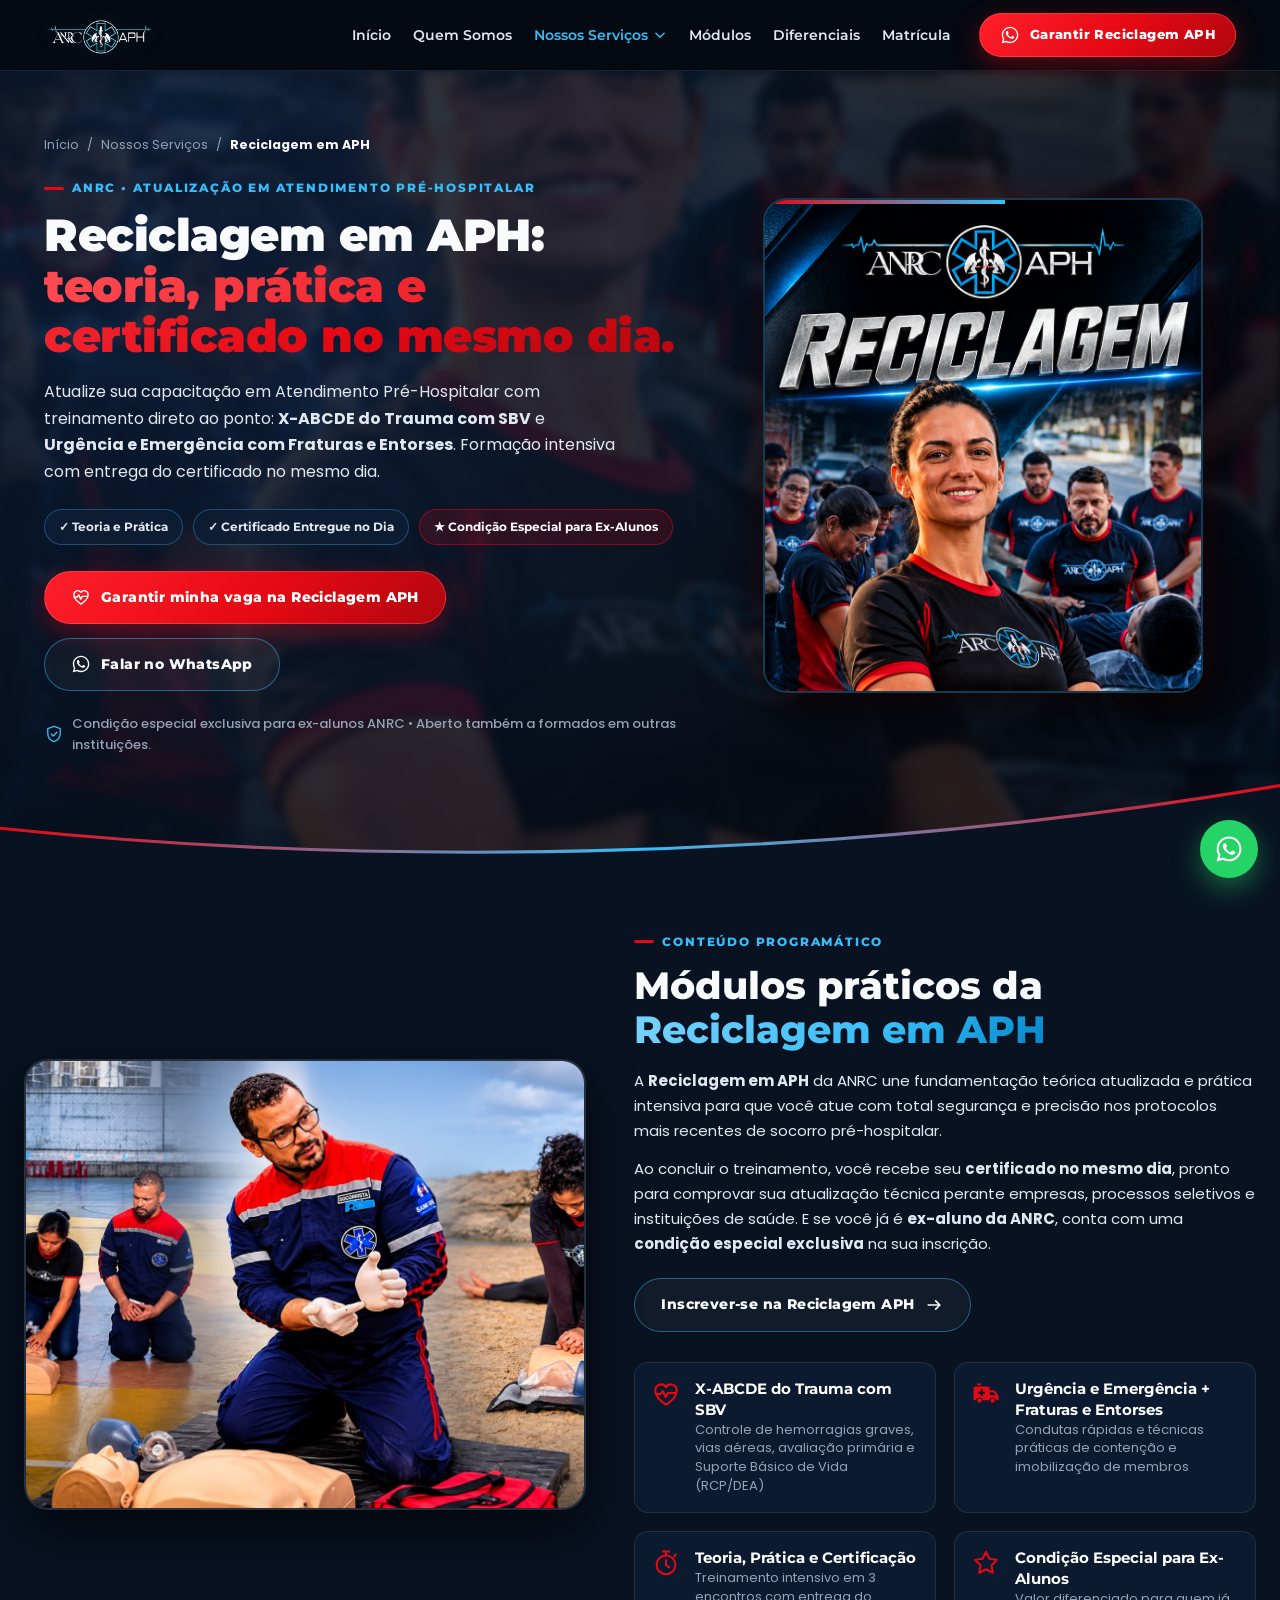
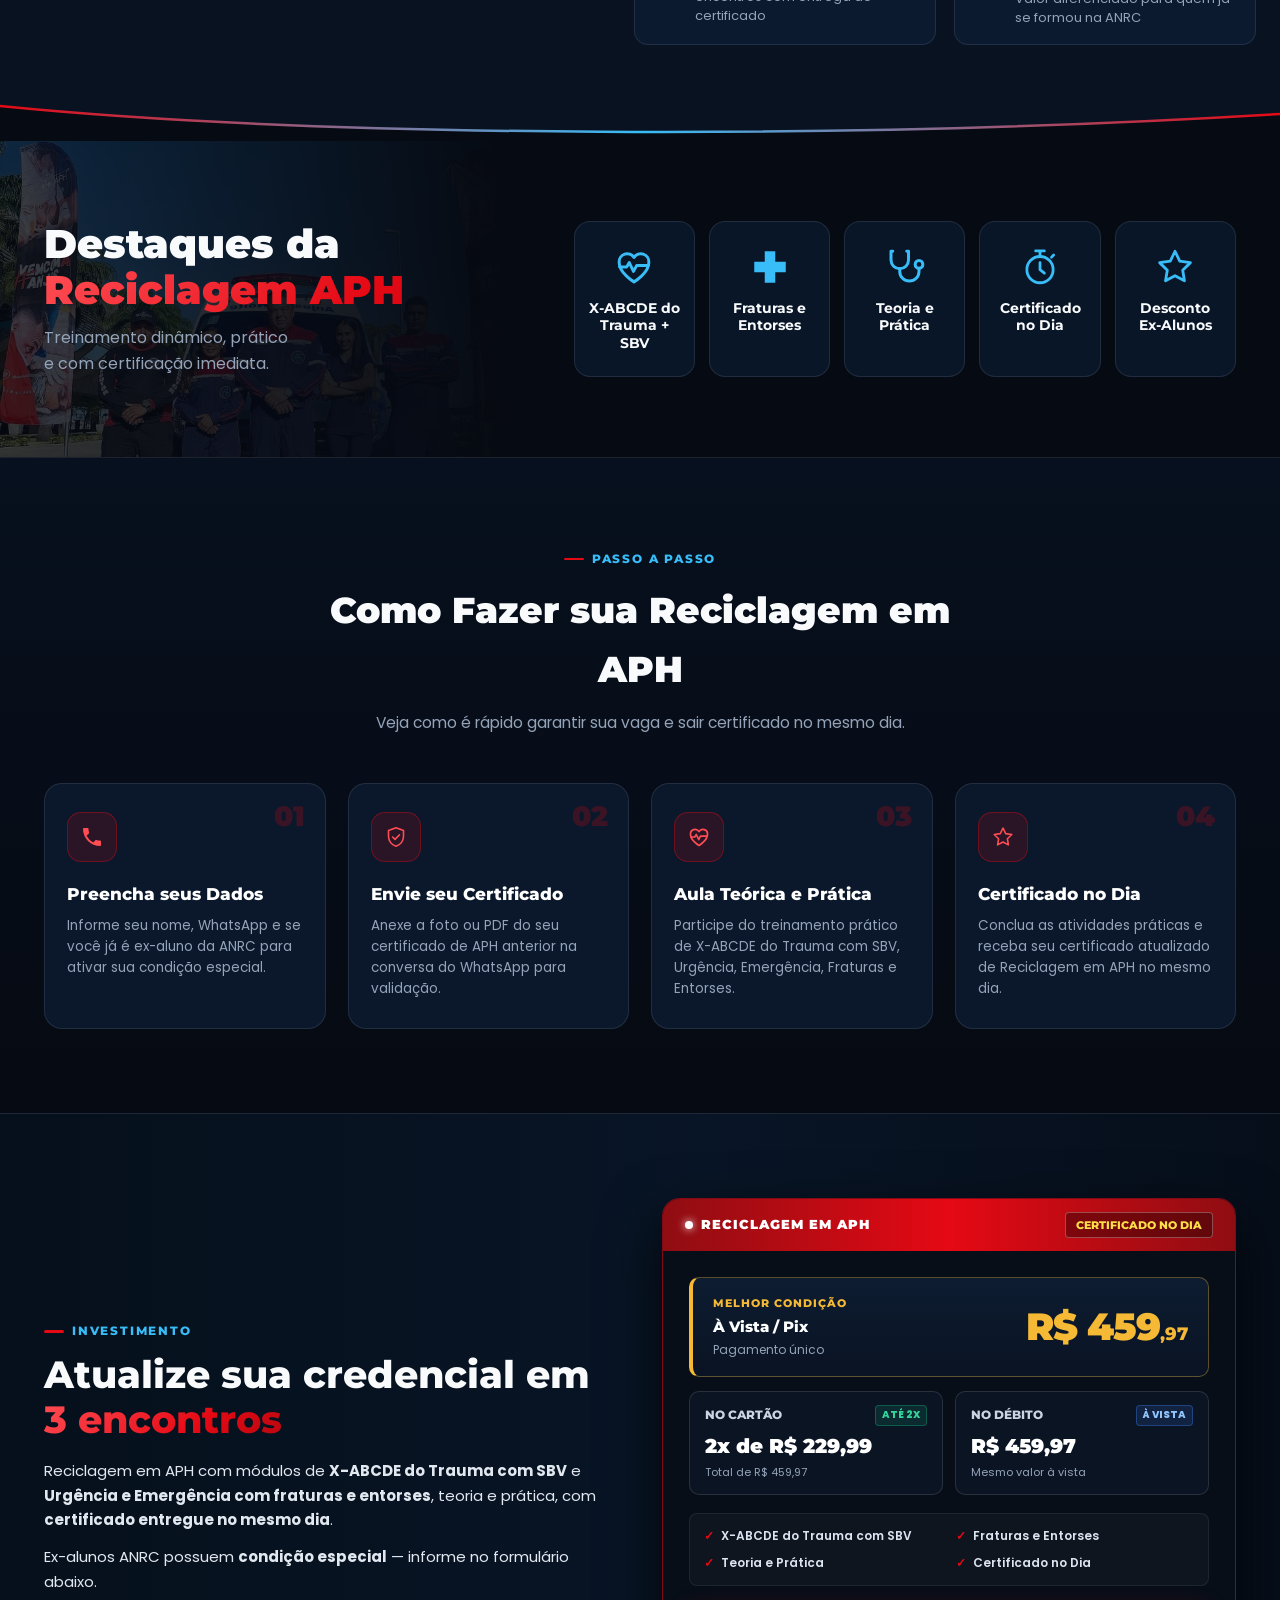
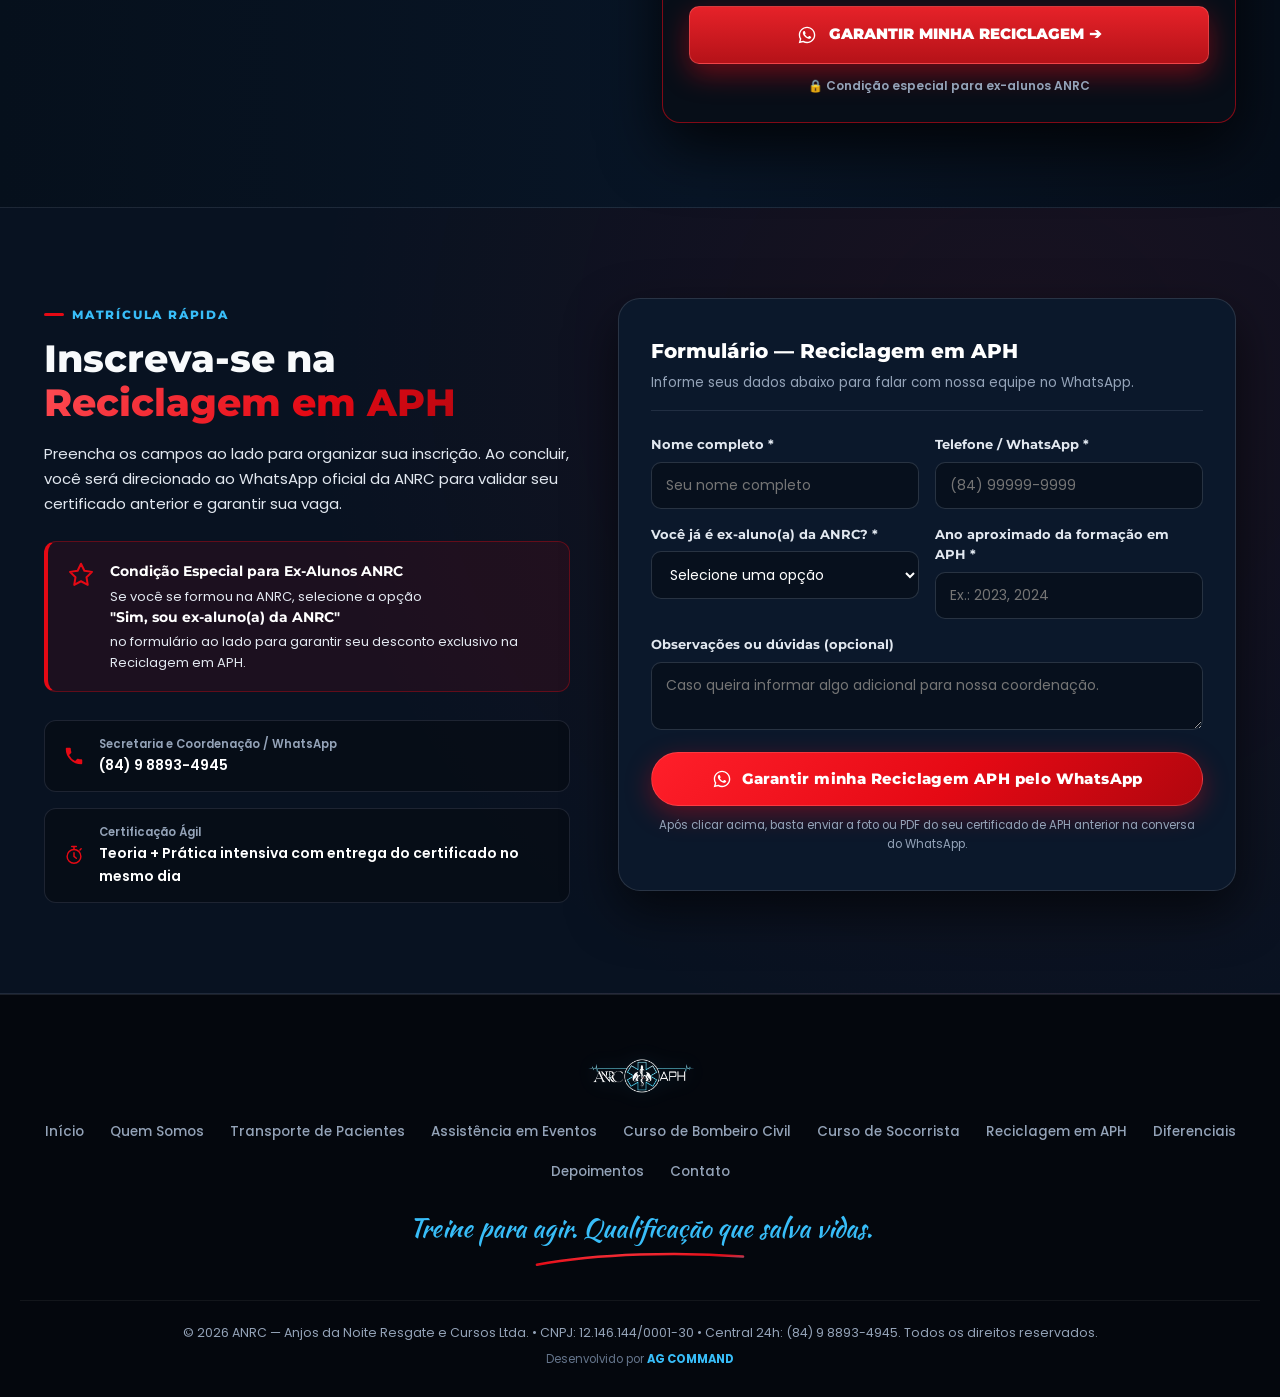
<file: reciclagem.html>
<!DOCTYPE html>
<html lang="pt-BR">

<head>
  <meta charset="UTF-8">
  <meta name="viewport" content="width=device-width, initial-scale=1">
  <title>Reciclagem em APH | ANRC — Anjos da Noite Resgate e Cursos</title>
  <meta name="description"
    content="Reciclagem em APH na ANRC: X-ABCDE do trauma com SBV, urgência e emergência com fraturas e entorses, teoria e prática com certificado entregue no mesmo dia e condição especial para ex-alunos.">
  <meta name="theme-color" content="#070b12">
  <meta property="og:type" content="website">
  <meta property="og:locale" content="pt_BR">
  <meta property="og:title" content="Reciclagem em APH | ANRC — Anjos da Noite Resgate e Cursos">
  <meta property="og:description"
    content="X-ABCDE do trauma com SBV, urgência e emergência com fraturas e entorses, teoria e prática com certificado no mesmo dia.">
  <meta property="og:image" content="assets/img/logopag.png">
  <link rel="icon" type="image/png" href="assets/img/logopag.png">
  <link rel="preconnect" href="https://fonts.googleapis.com">
  <link rel="preconnect" href="https://fonts.gstatic.com" crossorigin>
  <link
    href="https://fonts.googleapis.com/css2?family=Montserrat:wght@400;500;600;700;800;900&family=Poppins:wght@400;500;600;700&family=Kaushan+Script&display=swap"
    rel="stylesheet">

  <style>
    /* ==========================================================================
       PALETA DE CORES ANRC & VARIÁVEIS DE TEMA
       ========================================================================== */
    :root {
      --bg-deep: #060a12;
      --bg-navy: #081221;
      --bg-panel: #0b182b;
      --bg-card: #0e1e36;
      --bg-input: #07101d;

      --red-primary: #E50914;
      --red-bright: #ff2530;
      --red-dark: #a8060e;
      --red-glow: rgba(229, 9, 20, 0.38);

      --blue-tactical: #38bdf8;
      --blue-deep: #0284c7;
      --blue-glow: rgba(56, 189, 248, 0.25);

      --text-white: #f8fafc;
      --text-soft: #e2e8f0;
      --text-muted: #94a3b8;
      --border-subtle: rgba(148, 163, 184, 0.16);
      --border-red: rgba(229, 9, 20, 0.45);
      --border-blue: rgba(56, 189, 248, 0.35);

      --font-heading: 'Montserrat', sans-serif;
      --font-body: 'Poppins', sans-serif;
      --font-script: 'Kaushan Script', cursive;

      --shadow-lg: 0 20px 50px rgba(0, 0, 0, 0.6);
      --radius-sm: 10px;
      --radius-md: 16px;
      --radius-lg: 24px;
    }

    *,
    *::before,
    *::after {
      box-sizing: border-box;
      margin: 0;
      padding: 0;
    }

    html {
      scroll-behavior: smooth;
    }

    body {
      background-color: var(--bg-deep);
      color: var(--text-white);
      font-family: var(--font-body);
      font-size: 15.5px;
      line-height: 1.65;
      -webkit-font-smoothing: antialiased;
      overflow-x: hidden;
    }

    a {
      color: inherit;
      text-decoration: none;
      transition: all 0.25s ease;
    }

    img {
      max-width: 100%;
      display: block;
    }

    ul {
      list-style: none;
    }

    .skip-link {
      position: absolute;
      top: -100px;
      left: 16px;
      background: var(--red-primary);
      color: #fff;
      padding: 10px 18px;
      border-radius: 8px;
      z-index: 999;
    }

    .skip-link:focus {
      top: 16px;
    }

    .container {
      max-width: 1240px;
      margin: 0 auto;
      padding: 0 24px;
    }

    /* ÍCONES SVG */
    .ico {
      width: 20px;
      height: 20px;
      flex-shrink: 0;
    }

    .ico--red {
      color: var(--red-primary);
    }

    .ico--blue {
      color: var(--blue-tactical);
    }

    .ico-md {
      width: 22px;
      height: 22px;
      color: var(--red-primary);
      flex-shrink: 0;
    }

    .ico-lg {
      width: 30px;
      height: 30px;
      color: var(--red-primary);
      flex-shrink: 0;
    }

    .ico-xl {
      width: 42px;
      height: 42px;
      color: var(--blue-tactical);
      flex-shrink: 0;
    }

    /* TEXTO EM DESTAQUE */
    .eyebrow {
      display: inline-flex;
      align-items: center;
      gap: 8px;
      font-family: var(--font-heading);
      font-size: 12px;
      font-weight: 800;
      letter-spacing: 1.8px;
      text-transform: uppercase;
      color: var(--blue-tactical);
      margin-bottom: 12px;
    }

    .eyebrow::before {
      content: '';
      width: 20px;
      height: 2.5px;
      background: var(--red-primary);
      border-radius: 2px;
    }

    .red-text {
      background: linear-gradient(135deg, #ff4d54 0%, #E50914 65%, #b80710 100%);
      -webkit-background-clip: text;
      -webkit-text-fill-color: transparent;
    }

    .blue-text {
      background: linear-gradient(135deg, #7dd3fc 0%, #38bdf8 60%, #0284c7 100%);
      -webkit-background-clip: text;
      -webkit-text-fill-color: transparent;
    }

    /* BOTÕES */
    .btn {
      display: inline-flex;
      align-items: center;
      justify-content: center;
      gap: 10px;
      font-family: var(--font-heading);
      font-size: 14px;
      font-weight: 800;
      letter-spacing: 0.4px;
      padding: 14px 26px;
      border-radius: 999px;
      cursor: pointer;
      border: 1.5px solid transparent;
      transition: all 0.28s ease;
      white-space: nowrap;
    }

    .btn--red {
      background: linear-gradient(135deg, #ff1f2a 0%, #E50914 55%, #b0060e 100%);
      color: #ffffff;
      box-shadow: 0 8px 26px var(--red-glow);
      border-color: rgba(255, 120, 120, 0.35);
    }

    .btn--red:hover {
      transform: translateY(-2px);
      box-shadow: 0 12px 34px rgba(229, 9, 20, 0.58);
      filter: brightness(1.08);
    }

    .btn--outline {
      background: rgba(255, 255, 255, 0.04);
      border-color: rgba(56, 189, 248, 0.45);
      color: var(--text-white);
    }

    .btn--outline:hover {
      background: rgba(56, 189, 248, 0.14);
      border-color: var(--blue-tactical);
      transform: translateY(-2px);
    }

    .btn--sm {
      padding: 10px 20px;
      font-size: 13px;
    }

    /* ==========================================================================
       HEADER & NAVEGAÇÃO
       ========================================================================== */
    .header {
      position: sticky;
      top: 0;
      z-index: 100;
      background: rgba(6, 10, 18, 0.94);
      backdrop-filter: blur(16px);
      -webkit-backdrop-filter: blur(16px);
      border-bottom: 1px solid var(--border-subtle);
      padding: 12px 0;
    }

    .header__inner {
      display: flex;
      align-items: center;
      justify-content: space-between;
      gap: 20px;
    }

    .brand {
      display: inline-flex;
      align-items: center;
      gap: 12px;
    }

    .brand__logo {
      height: 46px;
      width: auto;
      object-fit: contain;
      filter: drop-shadow(0 0 10px rgba(56, 189, 248, 0.22));
    }

    .nav {
      display: flex;
      align-items: center;
      gap: 28px;
    }

    .nav__list {
      display: flex;
      align-items: center;
      gap: 22px;
    }

    .nav__link {
      font-family: var(--font-heading);
      font-size: 13.5px;
      font-weight: 600;
      color: var(--text-soft);
      display: inline-flex;
      align-items: center;
      gap: 5px;
      padding: 6px 0;
      position: relative;
    }

    .nav__link:hover,
    .nav__link.is-active {
      color: var(--blue-tactical);
    }

    .ico-caret {
      width: 14px;
      height: 14px;
      transform: rotate(90deg);
      transition: transform 0.2s ease;
    }

    /* Dropdown Nossos Serviços */
    .nav__item--has-sub {
      position: relative;
    }

    .nav__sub {
      position: absolute;
      top: 100%;
      left: 0;
      min-width: 250px;
      background: #091426;
      border: 1px solid var(--border-subtle);
      border-radius: 14px;
      padding: 10px;
      box-shadow: 0 18px 40px rgba(0, 0, 0, 0.65);
      opacity: 0;
      visibility: hidden;
      transform: translateY(8px);
      transition: all 0.22s ease;
      z-index: 110;
    }

    .nav__item--has-sub:hover .nav__sub {
      opacity: 1;
      visibility: visible;
      transform: translateY(0);
    }

    .nav__sub li a {
      display: flex;
      align-items: center;
      gap: 10px;
      padding: 10px 12px;
      border-radius: 9px;
      font-size: 13px;
      font-weight: 600;
      color: var(--text-soft);
    }

    .nav__sub li a svg {
      width: 17px;
      height: 17px;
      color: var(--red-primary);
      flex-shrink: 0;
    }

    .nav__sub li a:hover,
    .nav__sub li a.is-current {
      background: rgba(229, 9, 20, 0.14);
      color: #ffffff;
    }

    .burger {
      display: none;
      background: transparent;
      border: 1px solid var(--border-subtle);
      border-radius: 8px;
      width: 42px;
      height: 42px;
      flex-direction: column;
      align-items: center;
      justify-content: center;
      gap: 5px;
      cursor: pointer;
    }

    .burger span {
      width: 20px;
      height: 2px;
      background: #fff;
      border-radius: 2px;
      transition: 0.25s;
    }

    /* ==========================================================================
       1. HERO RECICLAGEM APH
       ========================================================================== */
    .hero--sub {
      position: relative;
      min-height: 580px;
      display: flex;
      align-items: center;
      background: radial-gradient(circle at 20% 30%, #0d1f3a 0%, #060a12 70%);
      padding: 64px 0 105px;
      overflow: hidden;
    }

    .hero__bg {
      position: absolute;
      inset: 0;
      background-size: cover;
      background-position: center;
      opacity: 0.14;
      filter: blur(4px);
      pointer-events: none;
    }

    .hero__inner {
      position: relative;
      z-index: 3;
      display: grid;
      grid-template-columns: 1.12fr 0.88fr;
      gap: 44px;
      align-items: center;
    }

    .breadcrumb {
      display: flex;
      align-items: center;
      gap: 8px;
      font-size: 12.5px;
      color: var(--text-muted);
      margin-bottom: 16px;
      flex-wrap: wrap;
    }

    .breadcrumb a:hover {
      color: var(--blue-tactical);
    }

    .breadcrumb strong {
      color: var(--text-white);
    }

    .hero__title {
      font-family: var(--font-heading);
      font-size: clamp(30px, 3.8vw, 45px);
      font-weight: 900;
      line-height: 1.12;
      letter-spacing: -0.5px;
      margin-bottom: 18px;
    }

    .hero__lead {
      font-size: 16px;
      color: var(--text-soft);
      margin-bottom: 24px;
      max-width: 580px;
    }

    /* Badges de Destaque Rápido no Hero */
    .hero-pills-row {
      display: flex;
      flex-wrap: wrap;
      gap: 10px;
      margin-bottom: 26px;
    }

    .hero-mini-pill {
      display: inline-flex;
      align-items: center;
      gap: 7px;
      background: rgba(14, 30, 54, 0.85);
      border: 1px solid rgba(56, 189, 248, 0.32);
      color: #e2e8f0;
      font-family: var(--font-heading);
      font-size: 12px;
      font-weight: 700;
      padding: 7px 14px;
      border-radius: 999px;
    }

    .hero-mini-pill.highlight {
      background: rgba(229, 9, 20, 0.16);
      border-color: rgba(229, 9, 20, 0.5);
      color: #ffffff;
    }

    .hero__actions {
      display: flex;
      flex-wrap: wrap;
      gap: 14px;
      margin-bottom: 22px;
    }

    .hero__safe {
      display: inline-flex;
      align-items: center;
      gap: 8px;
      font-size: 13px;
      color: var(--text-muted);
      font-weight: 500;
    }

    .hero__frame {
      position: relative;
      border-radius: 24px;
      overflow: hidden;
      border: 2px solid rgba(56, 189, 248, 0.28);
      box-shadow: 0 24px 55px rgba(0, 0, 0, 0.7), 0 0 30px rgba(229, 9, 20, 0.15);
      background: #050a12;
      max-width: 440px;
      margin: 0 auto;
    }

    .hero__frame::before {
      content: '';
      position: absolute;
      top: 0;
      left: 0;
      width: 55%;
      height: 4px;
      background: linear-gradient(90deg, var(--red-primary), var(--blue-tactical));
      z-index: 2;
    }

    .hero__frame img {
      width: 100%;
      aspect-ratio: 4 / 4.5;
      object-fit: cover;
      object-position: center top;
    }

    .hero__swoosh {
      position: absolute;
      left: 0;
      right: 0;
      bottom: -1px;
      width: 100%;
      height: 80px;
      z-index: 4;
      pointer-events: none;
    }

    /* ==========================================================================
       2. MÓDULOS E ESTRUTURA DA RECICLAGEM EM APH
       ========================================================================== */
    .about {
      position: relative;
      background-color: var(--bg-navy);
      padding: 64px 0 96px;
      overflow: hidden;
    }

    .about__container {
      max-width: 1280px;
      margin: 0 auto;
      padding: 0 24px;
      display: grid;
      grid-template-columns: 0.95fr 1.05fr;
      gap: 48px;
      align-items: center;
    }

    .about__media {
      position: relative;
      border-radius: 24px;
      overflow: hidden;
      border: 2px solid rgba(255, 255, 255, 0.12);
      box-shadow: var(--shadow-lg);
    }

    .about__media img {
      width: 100%;
      aspect-ratio: 4 / 3.2;
      object-fit: cover;
      object-position: center 20%;
    }

    .about__title {
      font-family: var(--font-heading);
      font-size: clamp(26px, 3.2vw, 38px);
      font-weight: 800;
      line-height: 1.18;
      margin-bottom: 16px;
    }

    .about__content p {
      color: var(--text-soft);
      margin-bottom: 14px;
      font-size: 15px;
    }

    .about__content .btn {
      margin-top: 8px;
      margin-bottom: 30px;
    }

    .about__list {
      display: grid;
      grid-template-columns: 1fr 1fr;
      gap: 18px;
    }

    .about__list li {
      display: flex;
      align-items: flex-start;
      gap: 14px;
      background: rgba(14, 30, 54, 0.75);
      border: 1px solid var(--border-subtle);
      border-radius: 14px;
      padding: 16px;
      transition: all 0.25s ease;
    }

    .about__list li:hover {
      border-color: var(--border-red);
      transform: translateY(-3px);
    }

    .about__list li strong {
      font-family: var(--font-heading);
      font-size: 14.5px;
      color: #ffffff;
    }

    .about__list li span {
      font-size: 13px;
      color: var(--text-muted);
      line-height: 1.45;
    }

    .about__swoosh {
      position: absolute;
      left: 0;
      right: 0;
      bottom: -1px;
      width: 100%;
      height: 44px;
      pointer-events: none;
    }

    /* ==========================================================================
       3. DIFERENCIAIS NA RECICLAGEM EM APH
       ========================================================================== */
    .diff {
      position: relative;
      background-color: var(--bg-deep);
      padding: 80px 0;
      border-bottom: 1px solid var(--border-subtle);
      overflow: hidden;
    }

    .diff__media {
      position: absolute;
      top: 0;
      left: 0;
      bottom: 0;
      width: 42%;
      opacity: 0.22;
      pointer-events: none;
    }

    .diff__media img {
      width: 100%;
      height: 100%;
      object-fit: cover;
      object-position: center 30%;
    }

    .diff__media::after {
      content: '';
      position: absolute;
      inset: 0;
      background: linear-gradient(90deg, transparent 0%, var(--bg-deep) 95%);
    }

    .diff__inner {
      position: relative;
      z-index: 2;
      display: grid;
      grid-template-columns: 0.85fr 1.15fr;
      gap: 40px;
      align-items: center;
    }

    .diff__head h2 {
      font-family: var(--font-heading);
      font-size: clamp(28px, 3.4vw, 40px);
      font-weight: 900;
      line-height: 1.15;
      margin-bottom: 12px;
    }

    .diff__head h2 span {
      display: block;
    }

    .diff__head p {
      font-size: 16px;
      color: var(--text-muted);
    }

    .diff__list {
      display: grid;
      grid-template-columns: repeat(5, 1fr);
      gap: 14px;
    }

    .diff__list li {
      background: rgba(11, 24, 43, 0.88);
      border: 1px solid var(--border-subtle);
      border-radius: 16px;
      padding: 24px 14px;
      text-align: center;
      display: flex;
      flex-direction: column;
      align-items: center;
      gap: 12px;
      font-family: var(--font-heading);
      font-size: 13.5px;
      font-weight: 700;
      color: var(--text-white);
      line-height: 1.3;
      transition: all 0.25s ease;
    }

    .diff__list li:hover {
      border-color: var(--blue-tactical);
      transform: translateY(-5px);
      box-shadow: 0 14px 30px rgba(0, 0, 0, 0.45);
    }

    /* ==========================================================================
       4. ETAPAS DA RECICLAGEM
       ========================================================================== */
    .steps-sec {
      padding: 84px 0;
      background: linear-gradient(180deg, #07101e 0%, #060a12 100%);
      border-bottom: 1px solid var(--border-subtle);
    }

    .section-head {
      text-align: center;
      max-width: 680px;
      margin: 0 auto 48px;
    }

    .section-title {
      font-family: var(--font-heading);
      font-size: clamp(26px, 3.2vw, 36px);
      font-weight: 900;
      margin-bottom: 10px;
    }

    .section-sub {
      color: var(--text-muted);
      font-size: 15.5px;
    }

    .steps-grid {
      display: grid;
      grid-template-columns: repeat(4, 1fr);
      gap: 22px;
    }

    .step-card {
      background: var(--bg-panel);
      border: 1px solid var(--border-subtle);
      border-radius: 18px;
      padding: 28px 22px;
      position: relative;
      transition: all 0.28s ease;
    }

    .step-card:hover {
      border-color: var(--border-red);
      transform: translateY(-5px);
      box-shadow: 0 16px 36px rgba(0, 0, 0, 0.5);
    }

    .step-card__num {
      position: absolute;
      top: 18px;
      right: 20px;
      font-family: var(--font-heading);
      font-size: 28px;
      font-weight: 900;
      color: rgba(229, 9, 20, 0.22);
      line-height: 1;
    }

    .step-card__icon {
      width: 50px;
      height: 50px;
      border-radius: 14px;
      background: rgba(229, 9, 20, 0.14);
      border: 1px solid rgba(229, 9, 20, 0.38);
      color: #ff4d54;
      display: flex;
      align-items: center;
      justify-content: center;
      margin-bottom: 18px;
    }

    .step-card__icon svg {
      width: 24px;
      height: 24px;
    }

    .step-card h3 {
      font-family: var(--font-heading);
      font-size: 17px;
      font-weight: 800;
      margin-bottom: 8px;
      color: #ffffff;
    }

    .step-card p {
      font-size: 13.5px;
      color: var(--text-muted);
      line-height: 1.55;
    }

    /* ==========================================================================
       5. FORMULÁRIO INTERATIVO — RECICLAGEM EM APH
       ========================================================================== */
    .form-sec {
      padding: 90px 0;
      background: radial-gradient(circle at 80% 20%, rgba(229, 9, 20, 0.08) 0%, transparent 60%),
        var(--bg-navy);
      border-bottom: 1px solid var(--border-subtle);
    }

    .form-sec__inner {
      display: grid;
      grid-template-columns: 0.92fr 1.08fr;
      gap: 48px;
      align-items: start;
    }

    .form-sec__info>p {
      color: var(--text-soft);
      margin-bottom: 24px;
      font-size: 15px;
    }

    .notice-box {
      display: flex;
      align-items: flex-start;
      gap: 14px;
      background: rgba(229, 9, 20, 0.09);
      border: 1px solid rgba(229, 9, 20, 0.35);
      border-left: 4px solid var(--red-primary);
      border-radius: 12px;
      padding: 18px;
      margin-bottom: 28px;
    }

    .notice-box strong {
      display: block;
      font-family: var(--font-heading);
      font-size: 14px;
      color: #ffffff;
      margin-bottom: 4px;
    }

    .notice-box p {
      font-size: 13px;
      color: var(--text-soft);
      line-height: 1.55;
    }

    .contact__info--clean {
      display: flex;
      flex-direction: column;
      gap: 16px;
    }

    .contact__info--clean li {
      display: flex;
      align-items: center;
      gap: 14px;
      background: rgba(6, 10, 18, 0.55);
      border: 1px solid var(--border-subtle);
      padding: 14px 18px;
      border-radius: 12px;
    }

    .contact__info--clean small {
      display: block;
      font-size: 11.5px;
      color: var(--text-muted);
    }

    .contact__info--clean a,
    .contact__info--clean span {
      font-weight: 600;
      font-size: 14px;
      color: #ffffff;
    }

    /* Card do Formulário */
    .vf-form {
      background: var(--bg-panel);
      border: 1.5px solid rgba(255, 255, 255, 0.12);
      border-radius: 22px;
      padding: 36px 32px;
      box-shadow: var(--shadow-lg);
    }

    .vf-form__head {
      margin-bottom: 24px;
      padding-bottom: 16px;
      border-bottom: 1px solid var(--border-subtle);
    }

    .vf-form__head h3 {
      font-family: var(--font-heading);
      font-size: 20px;
      font-weight: 800;
      color: #ffffff;
      margin-bottom: 4px;
    }

    .vf-form__head p {
      font-size: 13.5px;
      color: var(--text-muted);
    }

    .vf-form__grid {
      display: grid;
      grid-template-columns: 1fr 1fr;
      gap: 16px;
      margin-bottom: 22px;
    }

    .vf-field {
      display: flex;
      flex-direction: column;
      gap: 6px;
    }

    .vf-field--full {
      grid-column: 1 / -1;
    }

    .vf-field label {
      font-family: var(--font-heading);
      font-size: 12.5px;
      font-weight: 700;
      color: var(--text-soft);
    }

    .vf-field input,
    .vf-field select,
    .vf-field textarea {
      width: 100%;
      background: var(--bg-input);
      border: 1px solid rgba(148, 163, 184, 0.24);
      border-radius: 10px;
      padding: 12px 14px;
      color: #ffffff;
      font-family: var(--font-body);
      font-size: 14px;
      transition: border-color 0.2s ease, box-shadow 0.2s ease;
    }

    .vf-field input:focus,
    .vf-field select:focus,
    .vf-field textarea:focus {
      outline: none;
      border-color: var(--blue-tactical);
      box-shadow: 0 0 0 3px rgba(56, 189, 248, 0.15);
    }

    .vf-form__submit {
      width: 100%;
      padding: 16px;
      font-size: 15px;
      margin-bottom: 10px;
    }

    .vf-form__disclaimer {
      display: block;
      text-align: center;
      font-size: 11.5px;
      color: var(--text-muted);
    }

    /* ==========================================================================
       FOOTER & BOTÃO FLUTUANTE WHATSAPP
       ========================================================================== */
    .footer {
      background: #04070d;
      padding: 56px 0 28px;
      border-top: 1px solid var(--border-subtle);
    }

    .footer__inner {
      display: flex;
      flex-direction: column;
      align-items: center;
      text-align: center;
      gap: 24px;
      padding-bottom: 32px;
      border-bottom: 1px solid rgba(255, 255, 255, 0.06);
    }

    .footer__nav {
      display: flex;
      flex-wrap: wrap;
      justify-content: center;
      gap: 18px 26px;
    }

    .footer__nav a {
      font-size: 13.5px;
      color: var(--text-muted);
      font-weight: 500;
    }

    .footer__nav a:hover {
      color: var(--blue-tactical);
    }

    .footer__motto {
      display: flex;
      flex-direction: column;
      align-items: center;
    }

    .script-accent {
      font-family: var(--font-script);
      font-size: 26px;
      color: var(--blue-tactical);
    }

    .swash {
      width: 220px;
      height: 18px;
    }

    .footer__meta {
      padding-top: 22px;
      text-align: center;
      font-size: 12.5px;
      color: var(--text-muted);
    }

    /* Botão Flutuante WhatsApp */
    .wa-float {
      position: fixed;
      right: 22px;
      bottom: 22px;
      width: 58px;
      height: 58px;
      border-radius: 50%;
      background: #25D366;
      color: #ffffff;
      display: flex;
      align-items: center;
      justify-content: center;
      box-shadow: 0 10px 28px rgba(37, 211, 102, 0.45);
      z-index: 95;
    }

    .wa-float svg {
      width: 30px;
      height: 30px;
    }

    .wa-float:hover {
      transform: scale(1.08);
    }

    /* ==========================================================================
       RESPONSIVIDADE
       ========================================================================== */
    @media (max-width: 1024px) {

      .hero__inner,
      .about__container,
      .diff__inner,
      .form-sec__inner {
        grid-template-columns: 1fr;
      }

      .diff__list {
        grid-template-columns: repeat(3, 1fr);
      }

      .steps-grid {
        grid-template-columns: repeat(2, 1fr);
      }
    }

    @media (max-width: 768px) {
      .burger {
        display: flex;
      }

      .nav {
        position: fixed;
        top: 70px;
        left: 0;
        right: 0;
        background: #070e1b;
        border-bottom: 1px solid var(--border-subtle);
        padding: 20px 24px;
        flex-direction: column;
        align-items: stretch;
        gap: 16px;
        display: none;
      }

      .nav.is-open {
        display: flex;
      }

      .nav__list {
        flex-direction: column;
        align-items: flex-start;
        gap: 12px;
      }

      .nav__sub {
        position: static;
        opacity: 1;
        visibility: visible;
        transform: none;
        box-shadow: none;
        margin-top: 8px;
        width: 100%;
      }

      .about__list,
      .vf-form__grid,
      .steps-grid {
        grid-template-columns: 1fr;
      }

      .diff__list {
        grid-template-columns: repeat(2, 1fr);
      }

      .vf-form {
        padding: 24px 18px;
      }
    }

    /* ===== CARD DE PREÇO — RECICLAGEM ===== */
    .price-sec {
      padding: 84px 0;
      background: linear-gradient(90deg, #06101c 0%, #081526 55%, #060e1a 100%);
      border-bottom: 1px solid rgba(148, 163, 184, 0.16);
    }

    .price-sec__grid {
      display: grid;
      grid-template-columns: 1fr 1fr;
      gap: 44px;
      align-items: center;
    }

    .price-info p {
      color: #e2e8f0;
      font-size: 15px;
      margin-bottom: 12px;
    }

    .black-offer-card {
      background: #070e18;
      border: 1.5px solid rgba(229, 9, 20, 0.55);
      border-radius: 18px;
      overflow: hidden;
      box-shadow: 0 24px 60px rgba(0, 0, 0, 0.78);
    }

    .black-card-topbar {
      background: linear-gradient(90deg, #8f0d12 0%, #E50914 50%, #8f0d12 100%);
      padding: 13px 22px;
      display: flex;
      align-items: center;
      justify-content: space-between;
      gap: 10px;
    }

    .black-topbar-left {
      display: inline-flex;
      align-items: center;
      gap: 8px;
      font-family: var(--font-heading);
      font-size: 12.5px;
      font-weight: 900;
      letter-spacing: 1px;
      color: #fff;
    }

    .live-dot {
      width: 8px;
      height: 8px;
      border-radius: 50%;
      background: #fff;
      box-shadow: 0 0 8px #fff;
    }

    .black-topbar-tag {
      background: rgba(0, 0, 0, 0.35);
      border: 1px solid rgba(255, 255, 255, 0.28);
      color: #fde047;
      font-family: var(--font-heading);
      font-size: 11px;
      font-weight: 800;
      padding: 3px 10px;
      border-radius: 4px;
      white-space: nowrap;
    }

    .black-card-body {
      padding: 26px;
    }

    .black-main-installment {
      background: linear-gradient(180deg, rgba(15, 30, 52, 0.9), rgba(10, 20, 36, 0.95));
      border: 1px solid rgba(245, 185, 53, 0.35);
      border-left: 4px solid #f5b935;
      border-radius: 10px;
      padding: 16px 20px;
      margin-bottom: 14px;
      display: flex;
      align-items: center;
      justify-content: space-between;
      gap: 14px;
    }

    .installment-kicker {
      font-family: var(--font-heading);
      font-size: 11px;
      font-weight: 800;
      color: #f5b935;
      text-transform: uppercase;
      letter-spacing: 1px;
      display: block;
      margin-bottom: 3px;
    }

    .installment-method {
      font-family: var(--font-heading);
      font-size: 15px;
      font-weight: 800;
      color: #fff;
    }

    .installment-sub {
      font-size: 12px;
      color: #94a3b8;
    }

    .installment-right-value {
      font-family: var(--font-heading);
      white-space: nowrap;
      line-height: 1;
    }

    .installment-right-value .big-num {
      font-size: 38px;
      font-weight: 900;
      color: #f5b935;
      letter-spacing: -1px;
    }

    .installment-right-value .cents {
      font-size: 18px;
      font-weight: 800;
      color: #f5b935;
    }

    .black-secondary-grid {
      display: grid;
      grid-template-columns: 1fr 1fr;
      gap: 12px;
      margin-bottom: 18px;
    }

    .secondary-pay-box {
      background: rgba(12, 22, 38, 0.85);
      border: 1px solid rgba(255, 255, 255, 0.12);
      border-radius: 10px;
      padding: 13px 15px;
    }

    .secondary-pay-top {
      display: flex;
      align-items: center;
      justify-content: space-between;
      margin-bottom: 4px;
    }

    .secondary-pay-name {
      font-family: var(--font-heading);
      font-size: 12px;
      font-weight: 800;
      text-transform: uppercase;
      color: #cbd5e1;
    }

    .secondary-pay-badge {
      font-size: 10px;
      font-weight: 800;
      color: #34d399;
      background: rgba(16, 185, 129, 0.14);
      border: 1px solid rgba(16, 185, 129, 0.35);
      padding: 1px 6px;
      border-radius: 4px;
      text-transform: uppercase;
    }

    .secondary-pay-val {
      font-family: var(--font-heading);
      font-size: 20px;
      font-weight: 900;
      color: #fff;
    }

    .secondary-pay-economy {
      font-size: 11px;
      color: #94a3b8;
    }

    .black-included-strip {
      display: grid;
      grid-template-columns: 1fr 1fr;
      gap: 8px 14px;
      padding: 12px 14px;
      background: rgba(255, 255, 255, 0.03);
      border: 1px solid rgba(255, 255, 255, 0.07);
      border-radius: 8px;
      margin-bottom: 20px;
    }

    .black-inc-item {
      font-size: 12px;
      font-weight: 600;
      color: #dbe4f0;
      display: flex;
      gap: 7px;
    }

    .black-inc-item span {
      color: #E50914;
      font-weight: 900;
    }

    .btn-black-cta {
      display: flex;
      align-items: center;
      justify-content: center;
      gap: 12px;
      width: 100%;
      background: linear-gradient(180deg, #e62229, #b51218);
      border: 1px solid rgba(255, 120, 120, 0.4);
      color: #fff;
      font-family: var(--font-heading);
      font-size: 14.5px;
      font-weight: 900;
      padding: 16px 22px;
      border-radius: 10px;
      box-shadow: 0 10px 28px rgba(229, 9, 20, 0.45);
      margin-bottom: 12px;
      transition: all .25s;
    }

    .btn-black-cta:hover {
      transform: translateY(-2px);
    }

    .black-limited-note {
      font-size: 12px;
      color: #94a3b8;
      font-weight: 600;
      text-align: center;
    }

    @media (max-width: 1024px) {
      .price-sec__grid {
        grid-template-columns: 1fr;
      }
    }

    @media (max-width: 768px) {
      .black-card-topbar {
        flex-direction: column;
        text-align: center;
      }

      .black-card-body {
        padding: 20px 16px;
      }

      .black-main-installment {
        flex-direction: column;
        align-items: flex-start;
      }

      .black-secondary-grid,
      .black-included-strip {
        grid-template-columns: 1fr;
      }
    }
  </style>
</head>

<body>
  <a href="#main-content" class="skip-link">Pular para o conteúdo principal</a>

  <!-- ===== SVG ICON SPRITE ===== -->
  <svg width="0" height="0" style="position:absolute" aria-hidden="true">
    <defs>
      <linearGradient id="anrc-grad" x1="0" y1="0" x2="1" y2="1">
        <stop offset="0" stop-color="#ff4d54" />
        <stop offset=".5" stop-color="#E50914" />
        <stop offset="1" stop-color="#38bdf8" />
      </linearGradient>
    </defs>
    <symbol id="i-whatsapp" viewBox="0 0 24 24">
      <path fill="currentColor"
        d="M12.04 2C6.58 2 2.13 6.45 2.13 11.91c0 1.75.46 3.45 1.32 4.95L2.05 22l5.25-1.38a9.9 9.9 0 0 0 4.74 1.21c5.46 0 9.91-4.45 9.91-9.91C21.95 6.45 17.5 2 12.04 2Zm0 18.15a8.2 8.2 0 0 1-4.2-1.15l-.3-.18-3.12.82.83-3.04-.2-.31a8.2 8.2 0 0 1-1.26-4.38c0-4.54 3.7-8.24 8.25-8.24 4.54 0 8.24 3.7 8.24 8.24 0 4.55-3.7 8.24-8.24 8.24Zm4.52-6.17c-.25-.12-1.47-.72-1.69-.81-.23-.08-.39-.12-.56.13-.16.25-.64.81-.79.97-.14.17-.29.19-.54.06-.25-.12-1.05-.39-1.99-1.23-.74-.66-1.23-1.47-1.38-1.72-.14-.25-.02-.38.11-.51.11-.11.25-.29.37-.43.13-.15.17-.25.25-.42.08-.16.04-.31-.02-.43-.06-.12-.56-1.34-.76-1.84-.2-.48-.41-.42-.56-.43h-.48c-.17 0-.43.06-.66.31-.22.25-.86.85-.86 2.07 0 1.22.89 2.4 1.01 2.56.12.17 1.75 2.67 4.23 3.74.59.26 1.05.41 1.41.52.59.19 1.13.16 1.56.1.48-.07 1.47-.6 1.67-1.18.21-.58.21-1.07.15-1.18-.06-.1-.23-.16-.48-.29Z" />
    </symbol>
    <symbol id="i-shield" viewBox="0 0 24 24">
      <g fill="none" stroke="currentColor" stroke-width="1.6" stroke-linecap="round" stroke-linejoin="round">
        <path d="M12 2.8 4.5 5.6v5.6c0 4.7 3.2 8.6 7.5 10 4.3-1.4 7.5-5.3 7.5-10V5.6Z" />
        <path d="m8.6 12 2.4 2.4 4.5-4.6" />
      </g>
    </symbol>
    <symbol id="i-heart" viewBox="0 0 24 24">
      <path fill="none" stroke="currentColor" stroke-width="1.6" stroke-linejoin="round"
        d="M12 20.5s-8-4.9-8-11A4.5 4.5 0 0 1 12 6.7a4.5 4.5 0 0 1 8 2.8c0 6.1-8 11-8 11Z" />
    </symbol>
    <symbol id="i-heart-hands" viewBox="0 0 24 24">
      <g fill="none" stroke="currentColor" stroke-width="1.6" stroke-linecap="round" stroke-linejoin="round">
        <path d="M12 13.5s-5-3-5-6.6A2.7 2.7 0 0 1 12 5.4a2.7 2.7 0 0 1 5 1.5c0 3.6-5 6.6-5 6.6Z" />
        <path d="M2.5 14.5 6 18.2c.8.9 1.9 1.3 3 1.3h6c1.1 0 2.2-.4 3-1.3l3.5-3.7" />
      </g>
    </symbol>
    <symbol id="i-stopwatch" viewBox="0 0 24 24">
      <g fill="none" stroke="currentColor" stroke-width="1.6" stroke-linecap="round" stroke-linejoin="round">
        <circle cx="12" cy="13.5" r="7.5" />
        <path d="M12 9.5v4l2.5 2M9.5 2.8h5M12 2.8V6M18.5 6.5l1.3-1.3" />
      </g>
    </symbol>
    <symbol id="i-handshake" viewBox="0 0 24 24">
      <g fill="none" stroke="currentColor" stroke-width="1.6" stroke-linecap="round" stroke-linejoin="round">
        <path d="m11 17 2 2a1.4 1.4 0 0 0 2-2" />
        <path
          d="m14 14 2.5 2.5a1.4 1.4 0 0 0 2-2l-3.9-3.9a2.5 2.5 0 0 0-3.5 0l-.9.9a1.4 1.4 0 0 1-2-2l2.8-2.8a3.5 3.5 0 0 1 4.3-.5l.5.3c.4.3 1 .4 1.5.3L21 6" />
        <path d="m21 3 1 11h-2M3 3 2 14l6.5 6.5a1.4 1.4 0 0 0 2-2M3 4h8" />
      </g>
    </symbol>
    <symbol id="i-star" viewBox="0 0 24 24">
      <path fill="none" stroke="currentColor" stroke-width="1.6" stroke-linejoin="round"
        d="m12 3 2.7 5.6 6.1.9-4.4 4.3 1 6.1L12 17l-5.4 2.9 1-6.1-4.4-4.3 6.1-.9Z" />
    </symbol>
    <symbol id="i-users" viewBox="0 0 24 24">
      <g fill="none" stroke="currentColor" stroke-width="1.6" stroke-linecap="round" stroke-linejoin="round">
        <circle cx="12" cy="7.5" r="3" />
        <path d="M6.5 19.5v-1a5.5 5.5 0 0 1 11 0v1" />
        <circle cx="5" cy="9.5" r="2.2" />
        <path d="M1.5 18v-.6A3.6 3.6 0 0 1 5 13.8" />
        <circle cx="19" cy="9.5" r="2.2" />
        <path d="M22.5 18v-.6a3.6 3.6 0 0 0-3.5-3.6" />
      </g>
    </symbol>
    <symbol id="i-ambulance" viewBox="0 0 24 24">
      <g fill="currentColor">
        <path
          d="M2 7.5A1.5 1.5 0 0 1 3.5 6h10A1.5 1.5 0 0 1 15 7.5V9h3.2c.5 0 .9.2 1.2.6l2.3 3.1c.2.3.3.6.3.9V16a1 1 0 0 1-1 1h-1.1a2.7 2.7 0 0 0-5.3 0H9.4a2.7 2.7 0 0 0-5.3 0H3a1 1 0 0 1-1-1Zm13 3v2.5h4.8l-1.9-2.5Z" />
        <circle cx="6.8" cy="17.3" r="1.7" />
        <circle cx="17.3" cy="17.3" r="1.7" />
      </g>
      <path fill="#0b1934" d="M7.7 8.2h1.6v1.9h1.9v1.6H9.3v1.9H7.7v-1.9H5.8v-1.6h1.9Z" />
      <path fill="currentColor" d="M5 3.5h3V5H5z" />
    </symbol>
    <symbol id="i-stetho" viewBox="0 0 24 24">
      <g fill="none" stroke="currentColor" stroke-width="1.7" stroke-linecap="round" stroke-linejoin="round">
        <path d="M5 3H4v5a5 5 0 0 0 10 0V3h-1" />
        <path d="M9 13v1.5a5.5 5.5 0 0 0 11 0V13" />
        <circle cx="20" cy="10.5" r="2.2" />
      </g>
    </symbol>
    <symbol id="i-home-heart" viewBox="0 0 24 24">
      <g fill="none" stroke="currentColor" stroke-width="1.7" stroke-linecap="round" stroke-linejoin="round">
        <path d="M3 10.5 12 3l9 7.5" />
        <path d="M5 9v11h14V9" />
        <path d="M12 17.2s-3.2-1.9-3.2-4.1a1.7 1.7 0 0 1 3.2-.9 1.7 1.7 0 0 1 3.2.9c0 2.2-3.2 4.1-3.2 4.1Z" />
      </g>
    </symbol>
    <symbol id="i-heart-pulse" viewBox="0 0 24 24">
      <g fill="none" stroke="currentColor" stroke-width="1.7" stroke-linecap="round" stroke-linejoin="round">
        <path d="M12 20.5s-8.5-5-8.5-11.2A4.6 4.6 0 0 1 12 6.6a4.6 4.6 0 0 1 8.5 2.7c0 6.2-8.5 11.2-8.5 11.2Z" />
        <path d="M3.8 12h4l1.5-2.5 2.4 5 1.8-3.3H20" />
      </g>
    </symbol>
    <symbol id="i-phone" viewBox="0 0 24 24">
      <path fill="currentColor"
        d="M6.6 10.8a15.1 15.1 0 0 0 6.6 6.6l2.2-2.2c.3-.3.7-.4 1-.2 1.1.4 2.3.6 3.6.6.6 0 1 .4 1 1V20c0 .6-.4 1-1 1A17 17 0 0 1 3 4c0-.6.4-1 1-1h3.5c.6 0 1 .4 1 1 0 1.3.2 2.5.6 3.6.1.3 0 .7-.2 1Z" />
    </symbol>
    <symbol id="i-pin" viewBox="0 0 24 24">
      <path fill="currentColor"
        d="M12 2a7 7 0 0 0-7 7c0 5.2 7 13 7 13s7-7.8 7-13a7 7 0 0 0-7-7Zm0 9.5A2.5 2.5 0 1 1 12 6.5a2.5 2.5 0 0 1 0 5Z" />
    </symbol>
    <symbol id="i-mail" viewBox="0 0 24 24">
      <path fill="currentColor"
        d="M3 5h18a1 1 0 0 1 1 1v12a1 1 0 0 1-1 1H3a1 1 0 0 1-1-1V6a1 1 0 0 1 1-1Zm.8 2v.3l8.2 5.4 8.2-5.4V7Z" />
    </symbol>
    <symbol id="i-arrow" viewBox="0 0 24 24">
      <path fill="none" stroke="currentColor" stroke-width="2" stroke-linecap="round" stroke-linejoin="round"
        d="M5 12h14m-5-5 5 5-5 5" />
    </symbol>
    <symbol id="i-chev" viewBox="0 0 24 24">
      <path fill="none" stroke="currentColor" stroke-width="2.4" stroke-linecap="round" stroke-linejoin="round"
        d="m9 5 7 7-7 7" />
    </symbol>
    <symbol id="i-cross" viewBox="0 0 24 24">
      <path fill="currentColor" d="M9 3h6v6h6v6h-6v6H9v-6H3V9h6V3z" />
    </symbol>
  </svg>

  <!-- ===== HEADER ===== -->
  <header class="header" id="header">
    <div class="container header__inner">
      <a href="index.html" class="brand" aria-label="ANRC - Início">
        <img src="assets/img/LOGO.png" alt="Logotipo ANRC" class="brand__logo">
      </a>

      <nav class="nav" id="nav" aria-label="Navegação principal">
        <ul class="nav__list">
          <li><a href="index.html#inicio" class="nav__link">Início</a></li>
          <li><a href="index.html#quem-somos" class="nav__link">Quem Somos</a></li>
          <li class="nav__item--has-sub">
            <a href="index.html#servicos" class="nav__link is-active">Nossos Serviços <svg class="ico-caret">
                <use href="#i-chev" />
              </svg></a>
            <ul class="nav__sub" aria-label="Páginas de serviços e cursos">
              <li><a href="transporte-pacientes.html"><svg>
                    <use href="#i-ambulance" />
                  </svg> Transporte de Pacientes</a></li>
              <li><a href="assistencia-eventos.html"><svg>
                    <use href="#i-heart-pulse" />
                  </svg> Assistência em Eventos</a></li>
              <li><a href="curso-bombeiro-civil.html"><svg>
                    <use href="#i-shield" />
                  </svg> Curso de Bombeiro Civil</a></li>
              <li><a href="curso-socorrista.html"><svg>
                    <use href="#i-stetho" />
                  </svg> Curso de Socorrista</a></li>
              <li><a href="reciclagem.html" class="is-current"><svg>
                    <use href="#i-cross" />
                  </svg> Reciclagem em APH</a></li>
            </ul>
          </li>
          <li><a href="#apresentacao" class="nav__link">Módulos</a></li>
          <li><a href="#diferenciais-reciclagem" class="nav__link">Diferenciais</a></li>
          <li><a href="#solicitar-reciclagem" class="nav__link">Matrícula</a></li>
        </ul>
        <a href="#solicitar-reciclagem" class="btn btn--red btn--sm nav__cta">
          <svg class="ico">
            <use href="#i-whatsapp" />
          </svg> Garantir Reciclagem APH
        </a>
      </nav>

      <button class="burger" id="burger" aria-label="Abrir menu" aria-expanded="false" aria-controls="nav">
        <span></span><span></span><span></span>
      </button>
    </div>
  </header>

  <main id="main-content">
    <!-- ===== HERO RECICLAGEM EM APH ===== -->
    <section class="hero hero--sub" id="topo">
      <div class="hero__bg" style="background-image:url('assets/img/reciclagem-anrc.webp')" aria-hidden="true"></div>
      <div class="container hero__inner">
        <div class="hero__content">
          <nav class="breadcrumb" aria-label="Trilha de navegação">
            <a href="index.html">Início</a>
            <span>/</span>
            <a href="index.html#servicos">Nossos Serviços</a>
            <span>/</span>
            <strong aria-current="page">Reciclagem em APH</strong>
          </nav>
          <span class="eyebrow">ANRC • ATUALIZAÇÃO EM ATENDIMENTO PRÉ-HOSPITALAR</span>
          <h1 class="hero__title">Reciclagem em APH: <span class="red-text">teoria, prática e certificado no mesmo
              dia.</span></h1>
          <p class="hero__lead">Atualize sua capacitação em Atendimento Pré-Hospitalar com treinamento direto ao ponto:
            <strong>X-ABCDE do Trauma com SBV</strong> e <strong>Urgência e Emergência com Fraturas e Entorses</strong>.
            Formação intensiva com entrega do certificado no mesmo dia.
          </p>

          <div class="hero-pills-row">
            <span class="hero-mini-pill">✓ Teoria e Prática</span>
            <span class="hero-mini-pill">✓ Certificado Entregue no Dia</span>
            <span class="hero-mini-pill highlight">★ Condição Especial para Ex-Alunos</span>
          </div>

          <div class="hero__actions">
            <a href="#solicitar-reciclagem" class="btn btn--red">
              <svg class="ico">
                <use href="#i-heart-pulse" />
              </svg> Garantir minha vaga na Reciclagem APH
            </a>
            <a href="https://wa.me/5584988934945?text=Ol%C3%A1!%20Gostaria%20de%20me%20inscrever%20na%20Reciclagem%20em%20APH%20da%20ANRC."
              target="_blank" rel="noopener" class="btn btn--outline">
              <svg class="ico">
                <use href="#i-whatsapp" />
              </svg> Falar no WhatsApp
            </a>
          </div>
          <p class="hero__safe"><svg class="ico ico--blue">
              <use href="#i-shield" />
            </svg> Condição especial exclusiva para ex-alunos ANRC • Aberto também a formados em outras instituições.
          </p>
        </div>

        <div class="hero__media">
          <div class="hero__frame">
            <img src="assets/img/reciclagem-anrc.webp" alt="Reciclagem Profissional em APH na ANRC">
          </div>
        </div>
      </div>

      <svg class="hero__swoosh" viewBox="0 0 1440 90" preserveAspectRatio="none" aria-hidden="true">
        <defs>
          <linearGradient id="sw" x1="0" x2="1">
            <stop offset="0" stop-color="#E50914" />
            <stop offset=".5" stop-color="#38bdf8" />
            <stop offset="1" stop-color="#E50914" />
          </linearGradient>
        </defs>
        <path d="M0 52 C 380 92, 900 96, 1440 4 L1440 90 L0 90Z" fill="#081221" />
        <path d="M0 52 C 380 92, 900 96, 1440 4" fill="none" stroke="url(#sw)" stroke-width="3.5" />
      </svg>
    </section>

    <!-- ===== MÓDULOS E ESTRUTURA DA RECICLAGEM EM APH ===== -->
    <section class="about" id="apresentacao">
      <div class="about__container">
        <div class="about__media">
          <img src="assets/img/soc1.jpeg"
            alt="Treinamento prático do Curso de Socorrista e Reciclagem em APH ANRC" loading="lazy">
        </div>
        <div class="about__panel">
          <div class="about__content">
            <span class="eyebrow">CONTEÚDO PROGRAMÁTICO</span>
            <h2 class="about__title">Módulos práticos da <span class="blue-text">Reciclagem em APH</span></h2>
            <p>A <strong>Reciclagem em APH</strong> da ANRC une fundamentação teórica atualizada e prática intensiva
              para
              que você atue com total segurança e precisão nos protocolos mais recentes de socorro pré-hospitalar.</p>
            <p>Ao concluir o treinamento, você recebe seu <strong>certificado no mesmo dia</strong>, pronto para
              comprovar sua atualização técnica perante empresas, processos seletivos e instituições de saúde. E se você
              já é <strong>ex-aluno da ANRC</strong>, conta com uma <strong>condição especial exclusiva</strong> na sua
              inscrição.</p>
            <a href="#solicitar-reciclagem" class="btn btn--outline">Inscrever-se na Reciclagem APH <svg class="ico">
                <use href="#i-arrow" />
              </svg></a>
          </div>
          <ul class="about__list">
            <li><svg class="ico-lg">
                <use href="#i-heart-pulse" />
              </svg><span><strong>X-ABCDE do Trauma com SBV</strong><br> Controle de hemorragias graves, vias aéreas,
                avaliação primária e Suporte Básico de Vida (RCP/DEA)</span></li>
            <li><svg class="ico-lg">
                <use href="#i-ambulance" />
              </svg><span><strong>Urgência e Emergência + Fraturas e Entorses</strong><br> Condutas rápidas e técnicas
                práticas de contenção e imobilização de membros</span></li>
            <li><svg class="ico-lg">
                <use href="#i-stopwatch" />
              </svg><span><strong>Teoria, Prática e Certificação</strong><br> Treinamento intensivo em 3 encontros
                com entrega do certificado</span></li>
            <li><svg class="ico-lg">
                <use href="#i-star" />
              </svg><span><strong>Condição Especial para Ex-Alunos</strong><br> Valor diferenciado para quem já se
                formou na ANRC</span></li>
          </ul>
        </div>
      </div>
      <svg class="about__swoosh" viewBox="0 0 1440 44" preserveAspectRatio="none" aria-hidden="true">
        <path d="M0 44 L0 8 C 360 40, 960 42, 1440 16 L1440 44 Z" fill="#060a12" />
        <path d="M0 8 C 360 40, 960 42, 1440 16" fill="none" stroke="url(#sw)" stroke-width="2.5" />
      </svg>
    </section>

    <!-- ===== DIFERENCIAIS NA RECICLAGEM EM APH ===== -->
    <section class="diff" id="diferenciais-reciclagem">
      <div class="diff__media" aria-hidden="true">
        <img src="assets/img/MED1.jpeg" alt="" loading="lazy">
      </div>
      <div class="container diff__inner">
        <div class="diff__head">
          <h2><span>Destaques da</span> <span class="red-text">Reciclagem APH</span></h2>
          <p>Treinamento dinâmico, prático<br> e com certificação imediata.</p>
        </div>
        <ul class="diff__list">
          <li><svg class="ico-xl">
              <use href="#i-heart-pulse" />
            </svg><span>X-ABCDE do<br> Trauma + SBV</span></li>
          <li><svg class="ico-xl">
              <use href="#i-cross" />
            </svg><span>Fraturas e<br> Entorses</span></li>
          <li><svg class="ico-xl">
              <use href="#i-stetho" />
            </svg><span>Teoria e<br> Prática</span></li>
          <li><svg class="ico-xl">
              <use href="#i-stopwatch" />
            </svg><span>Certificado<br> no Dia</span></li>
          <li><svg class="ico-xl">
              <use href="#i-star" />
            </svg><span>Desconto<br> Ex-Alunos</span></li>
        </ul>
      </div>
    </section>

    <!-- ===== ETAPAS DE SOLICITAÇÃO ===== -->
    <section class="steps-sec" id="etapas">
      <div class="container">
        <header class="section-head">
          <span class="eyebrow">PASSO A PASSO</span>
          <h2 class="section-title">Como Fazer sua Reciclagem em APH</h2>
          <p class="section-sub">Veja como é rápido garantir sua vaga e sair certificado no mesmo dia.</p>
        </header>

        <div class="steps-grid">
          <article class="step-card">
            <span class="step-card__num">01</span>
            <div class="step-card__icon"><svg>
                <use href="#i-phone" />
              </svg></div>
            <h3>Preencha seus Dados</h3>
            <p>Informe seu nome, WhatsApp e se você já é ex-aluno da ANRC para ativar sua condição especial.</p>
          </article>
          <article class="step-card">
            <span class="step-card__num">02</span>
            <div class="step-card__icon"><svg>
                <use href="#i-shield" />
              </svg></div>
            <h3>Envie seu Certificado</h3>
            <p>Anexe a foto ou PDF do seu certificado de APH anterior na conversa do WhatsApp para validação.</p>
          </article>
          <article class="step-card">
            <span class="step-card__num">03</span>
            <div class="step-card__icon"><svg>
                <use href="#i-heart-pulse" />
              </svg></div>
            <h3>Aula Teórica e Prática</h3>
            <p>Participe do treinamento prático de X-ABCDE do Trauma com SBV, Urgência, Emergência, Fraturas e Entorses.
            </p>
          </article>
          <article class="step-card">
            <span class="step-card__num">04</span>
            <div class="step-card__icon"><svg>
                <use href="#i-star" />
              </svg></div>
            <h3>Certificado no Dia</h3>
            <p>Conclua as atividades práticas e receba seu certificado atualizado de Reciclagem em APH no mesmo dia.</p>
          </article>
        </div>
      </div>
    </section>

    <!-- ===== INVESTIMENTO — RECICLAGEM EM APH ===== -->
    <section class="price-sec" id="investimento">
      <div class="container price-sec__grid">
        <div class="price-info">
          <span class="eyebrow">INVESTIMENTO</span>
          <h2 class="about__title">Atualize sua credencial em <span class="red-text">3 encontros</span></h2>
          <p>Reciclagem em APH com módulos de <strong>X-ABCDE do Trauma com SBV</strong> e <strong>Urgência e Emergência
              com fraturas e entorses</strong>, teoria e prática, com <strong>certificado entregue no mesmo
              dia</strong>.</p>
          <p>Ex-alunos ANRC possuem <strong>condição especial</strong> — informe no formulário abaixo.</p>
        </div>

        <div class="black-offer-card">
          <div class="black-card-topbar">
            <div class="black-topbar-left">
              <span class="live-dot"></span>
              <span>RECICLAGEM EM APH</span>
            </div>
            <span class="black-topbar-tag">CERTIFICADO NO DIA</span>
          </div>

          <div class="black-card-body">
            <div class="black-main-installment">
              <div class="installment-left-label">
                <span class="installment-kicker">Melhor Condição</span>
                <div class="installment-method">À Vista / Pix</div>
                <div class="installment-sub">Pagamento único</div>
              </div>
              <div class="installment-right-value">
                <span class="big-num">R$ 459</span><span class="cents">,97</span>
              </div>
            </div>

            <div class="black-secondary-grid">
              <div class="secondary-pay-box">
                <div class="secondary-pay-top">
                  <span class="secondary-pay-name">No Cartão</span>
                  <span class="secondary-pay-badge">Até 2x</span>
                </div>
                <div class="secondary-pay-val">2x de R$ 229,99</div>
                <div class="secondary-pay-economy">Total de R$ 459,97</div>
              </div>
              <div class="secondary-pay-box">
                <div class="secondary-pay-top">
                  <span class="secondary-pay-name">No Débito</span>
                  <span class="secondary-pay-badge"
                    style="color:#93c5fd; background:rgba(59,130,246,0.14); border-color:rgba(59,130,246,0.35);">À
                    Vista</span>
                </div>
                <div class="secondary-pay-val">R$ 459,97</div>
                <div class="secondary-pay-economy">Mesmo valor à vista</div>
              </div>
            </div>

            <div class="black-included-strip">
              <div class="black-inc-item"><span>✓</span> X-ABCDE do Trauma com SBV</div>
              <div class="black-inc-item"><span>✓</span> Fraturas e Entorses</div>
              <div class="black-inc-item"><span>✓</span> Teoria e Prática</div>
              <div class="black-inc-item"><span>✓</span> Certificado no Dia</div>
            </div>

            <a href="#solicitar-reciclagem" class="btn-black-cta">
              <svg class="ico">
                <use href="#i-whatsapp" />
              </svg>
              <span>GARANTIR MINHA RECICLAGEM ➔</span>
            </a>
            <div class="black-limited-note">
              <span>🔒 Condição especial para ex-alunos ANRC</span>
            </div>
          </div>
        </div>
      </div>
    </section>

    <!-- ===== FORMULÁRIO INTERATIVO — RECICLAGEM EM APH ===== -->
    <section class="form-sec" id="solicitar-reciclagem">
      <div class="container form-sec__inner">
        <div class="form-sec__info">
          <span class="eyebrow">MATRÍCULA RÁPIDA</span>
          <h2 class="about__title">Inscreva-se na <span class="red-text">Reciclagem em APH</span></h2>
          <p>Preencha os campos ao lado para organizar sua inscrição. Ao concluir, você será direcionado ao WhatsApp
            oficial da ANRC para validar seu certificado anterior e garantir sua vaga.</p>

          <div class="notice-box">
            <svg class="ico-lg" style="color:var(--red-primary)">
              <use href="#i-star" />
            </svg>
            <div>
              <strong>Condição Especial para Ex-Alunos ANRC</strong>
              <p>Se você se formou na ANRC, selecione a opção <strong>"Sim, sou ex-aluno(a) da ANRC"</strong> no
                formulário ao lado para garantir seu desconto exclusivo na Reciclagem em APH.</p>
            </div>
          </div>

          <ul class="contact__info contact__info--clean">
            <li>
              <svg class="ico-md">
                <use href="#i-phone" />
              </svg>
              <span><small>Secretaria e Coordenação / WhatsApp</small><a href="tel:+5584988934945">(84) 9
                  8893-4945</a></span>
            </li>
            <li>
              <svg class="ico-md">
                <use href="#i-stopwatch" />
              </svg>
              <span><small>Certificação Ágil</small>Teoria + Prática intensiva com entrega do certificado no mesmo
                dia</span>
            </li>
          </ul>
        </div>

        <form class="vf-form" id="form-reciclagem">
          <div class="vf-form__head">
            <h3>Formulário — Reciclagem em APH</h3>
            <p>Informe seus dados abaixo para falar com nossa equipe no WhatsApp.</p>
          </div>

          <div class="vf-form__grid">
            <div class="vf-field">
              <label for="rec-nome">Nome completo *</label>
              <input type="text" id="rec-nome" name="nome" placeholder="Seu nome completo" required>
            </div>

            <div class="vf-field">
              <label for="rec-whatsapp">Telefone / WhatsApp *</label>
              <input type="tel" id="rec-whatsapp" name="whatsapp" placeholder="(84) 99999-9999" inputmode="tel"
                autocomplete="tel" minlength="14" maxlength="15" required>
            </div>

            <div class="vf-field">
              <label for="rec-origem-cert">Você já é ex-aluno(a) da ANRC? *</label>
              <select id="rec-origem-cert" name="origem_cert" required>
                <option value="" disabled selected>Selecione uma opção</option>
                <option value="Sim, sou ex-aluno(a) da ANRC (Quero a Condição Especial)">Sim, sou ex-aluno(a) da ANRC
                  (Quero a Condição Especial)</option>
                <option value="Não, me formei em outra instituição">Não, me formei em outra instituição</option>
              </select>
            </div>

            <div class="vf-field">
              <label for="rec-ano">Ano aproximado da formação em APH *</label>
              <input type="text" id="rec-ano" name="ano" placeholder="Ex.: 2023, 2024" required>
            </div>

            <div class="vf-field vf-field--full">
              <label for="rec-obs">Observações ou dúvidas (opcional)</label>
              <textarea id="rec-obs" name="obs" rows="2"
                placeholder="Caso queira informar algo adicional para nossa coordenação."></textarea>
            </div>
          </div>

          <button type="submit" class="btn btn--red vf-form__submit">
            <svg class="ico">
              <use href="#i-whatsapp" />
            </svg> Garantir minha Reciclagem APH pelo WhatsApp
          </button>
          <small class="vf-form__disclaimer">Após clicar acima, basta enviar a foto ou PDF do seu certificado de APH
            anterior na conversa do WhatsApp.</small>
        </form>
      </div>
    </section>
  </main>

  <!-- ===== FOOTER ===== -->
  <footer class="footer">
    <div class="container footer__inner">
      <a href="index.html" class="brand brand--footer" aria-label="ANRC - voltar ao início">
        <img src="assets/img/LOGO.png" alt="Logotipo ANRC" class="brand__logo" loading="lazy">
      </a>
      <nav class="footer__nav" aria-label="Links do rodapé">
        <a href="index.html#inicio">Início</a>
        <a href="index.html#quem-somos">Quem Somos</a>
        <a href="transporte-pacientes.html">Transporte de Pacientes</a>
        <a href="assistencia-eventos.html">Assistência em Eventos</a>
        <a href="curso-bombeiro-civil.html">Curso de Bombeiro Civil</a>
        <a href="curso-socorrista.html">Curso de Socorrista</a>
        <a href="reciclagem.html">Reciclagem em APH</a>
        <a href="index.html#diferenciais">Diferenciais</a>
        <a href="index.html#depoimentos">Depoimentos</a>
        <a href="index.html#contato">Contato</a>
      </nav>
      <div class="footer__motto">
        <span class="script-accent">Treine para agir. Qualificação que salva vidas.</span>
        <svg class="swash" viewBox="0 0 260 22" aria-hidden="true">
          <path d="M4 18 C 80 4, 180 2, 256 8" fill="none" stroke="url(#anrc-grad)" stroke-width="3"
            stroke-linecap="round" />
        </svg>
      </div>
    </div>
    <div class="footer__meta">
      <p class="footer__copy">© <span id="year">2026</span> ANRC — Anjos da Noite Resgate e Cursos Ltda. • CNPJ:
        12.146.144/0001-30 • Central 24h: (84) 9 8893-4945. Todos os direitos reservados.</p>
      <p style="margin-top:6px; font-size:11.5px; color:#64748b;">Desenvolvido por <strong style="color:#38bdf8;">AG
          COMMAND</strong></p>
    </div>
  </footer>

  <a href="https://wa.me/5584988934945?text=Ol%C3%A1!%20Gostaria%20de%20informa%C3%A7%C3%B5es%20sobre%20a%20Reciclagem%20em%20APH%20da%20ANRC."
    class="wa-float" target="_blank" rel="noopener" aria-label="Conversar no WhatsApp"><svg>
      <use href="#i-whatsapp" />
    </svg></a>

  <!-- Script de Menu Mobile, Máscara de Telefone e Envio do Formulário para WhatsApp -->
  <script>
    document.addEventListener('DOMContentLoaded', () => {
      const yearEl = document.getElementById('year');
      if (yearEl) yearEl.textContent = new Date().getFullYear();

      const burger = document.getElementById('burger');
      const nav = document.getElementById('nav');
      if (burger && nav) {
        burger.addEventListener('click', () => {
          const isOpen = nav.classList.toggle('is-open');
          burger.setAttribute('aria-expanded', String(isOpen));
        });
      }

      const phoneInput = document.getElementById('rec-whatsapp');
      if (phoneInput) {
        phoneInput.addEventListener('input', (e) => {
          let v = e.target.value.replace(/\D/g, '').slice(0, 11);
          if (v.length > 6) {
            e.target.value = `(${v.slice(0, 2)}) ${v.slice(2, 7)}-${v.slice(7)}`;
          } else if (v.length > 2) {
            e.target.value = `(${v.slice(0, 2)}) ${v.slice(2)}`;
          } else if (v.length > 0) {
            e.target.value = `(${v}`;
          }
        });
      }

      const form = document.getElementById('form-reciclagem');
      if (form) {
        form.addEventListener('submit', (e) => {
          e.preventDefault();
          const nome = document.getElementById('rec-nome').value.trim();
          const whatsapp = document.getElementById('rec-whatsapp').value.trim();
          const origemCert = document.getElementById('rec-origem-cert').value;
          const ano = document.getElementById('rec-ano').value.trim();
          const obs = document.getElementById('rec-obs').value.trim() || 'Nenhuma';

          const msg = [
            '*INSCRIÇÃO RECICLAGEM EM APH — ANRC*',
            '*Módulos:* X-ABCDE do Trauma com SBV + Urgência e Emergência com Fraturas e Entorses (Teoria, Prática e Certificado no Dia)',
            '',
            `*Nome Completo:* ${nome}`,
            `*WhatsApp:* ${whatsapp}`,
            `*Vínculo:* ${origemCert}`,
            `*Ano da Formação em APH:* ${ano}`,
            `*Observações:* ${obs}`,
            '',
            '_Enviarei em seguida a foto/PDF do meu certificado de APH anterior para validação._'
          ].join('\n');

          const url = 'https://wa.me/5584988934945?text=' + encodeURIComponent(msg);
          window.open(url, '_blank', 'noopener,noreferrer');
        });
      }
    });
  </script>
</body>

</html>
</file>
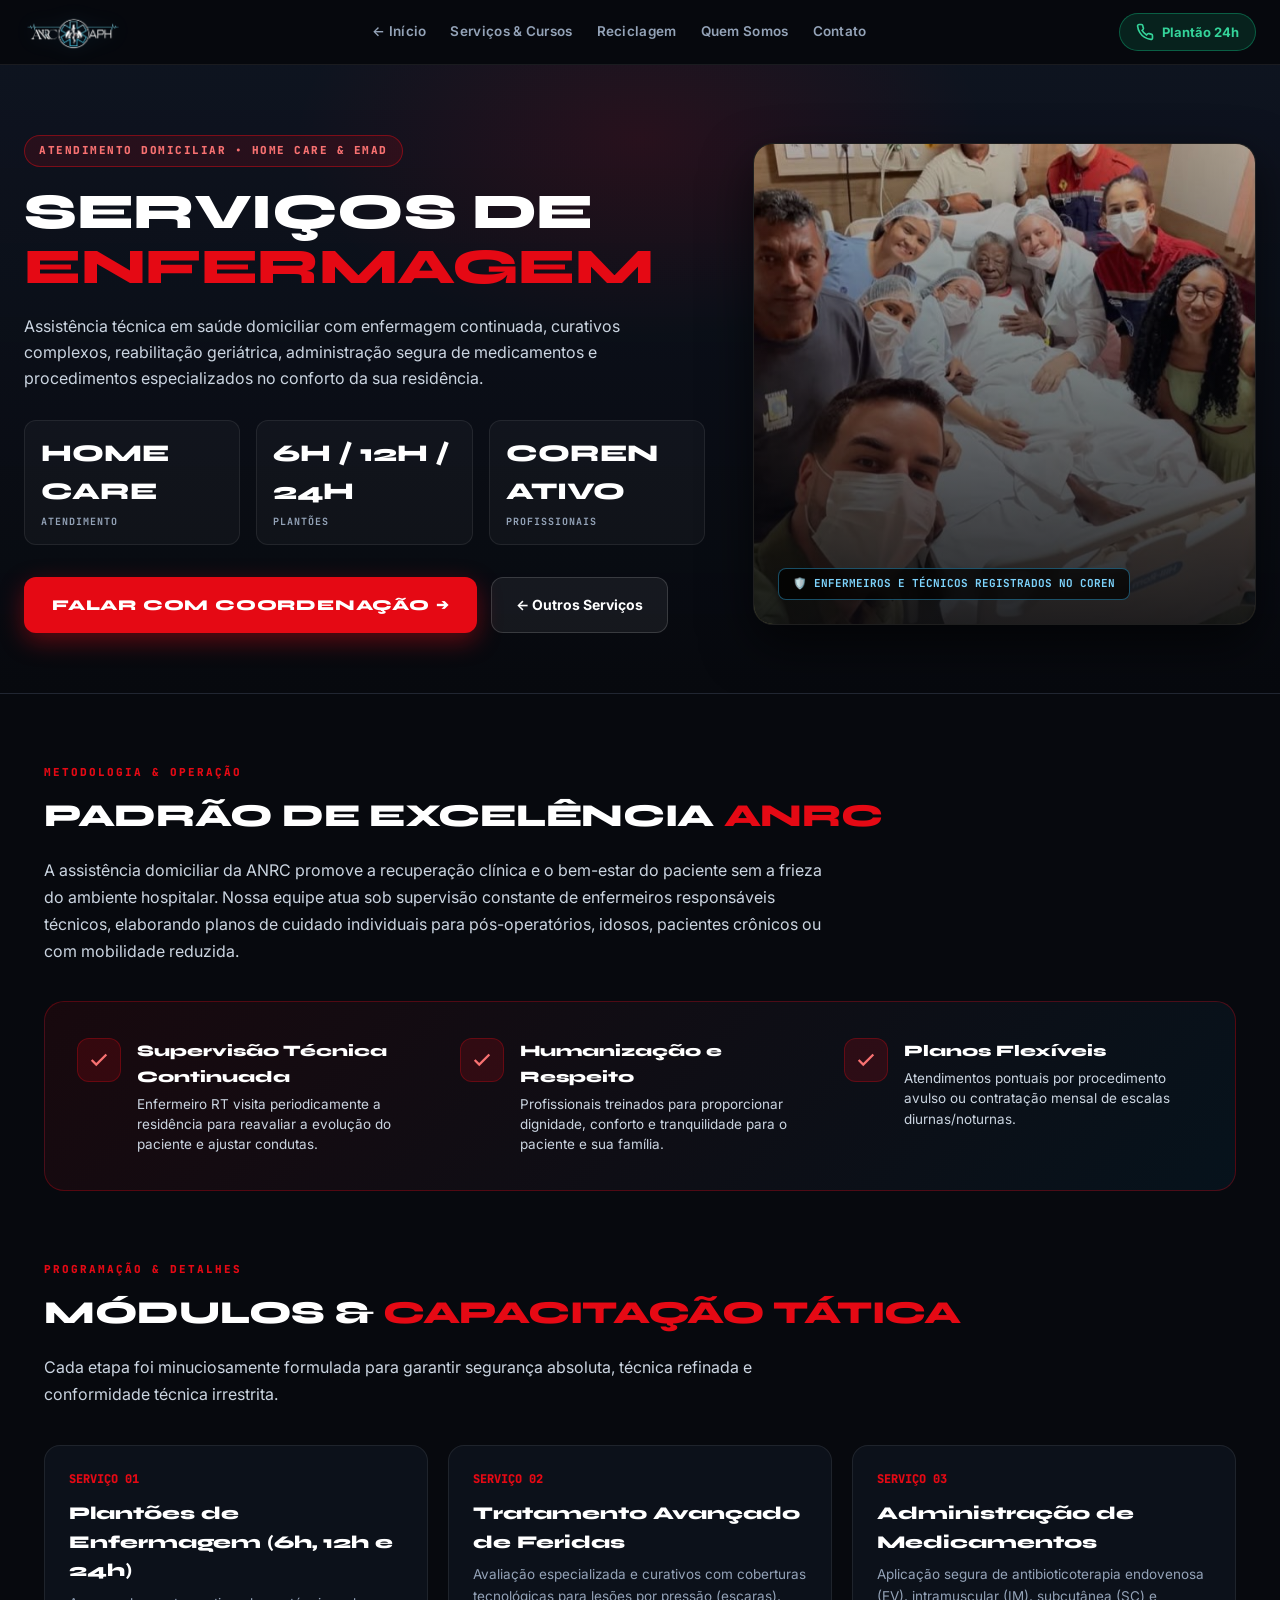
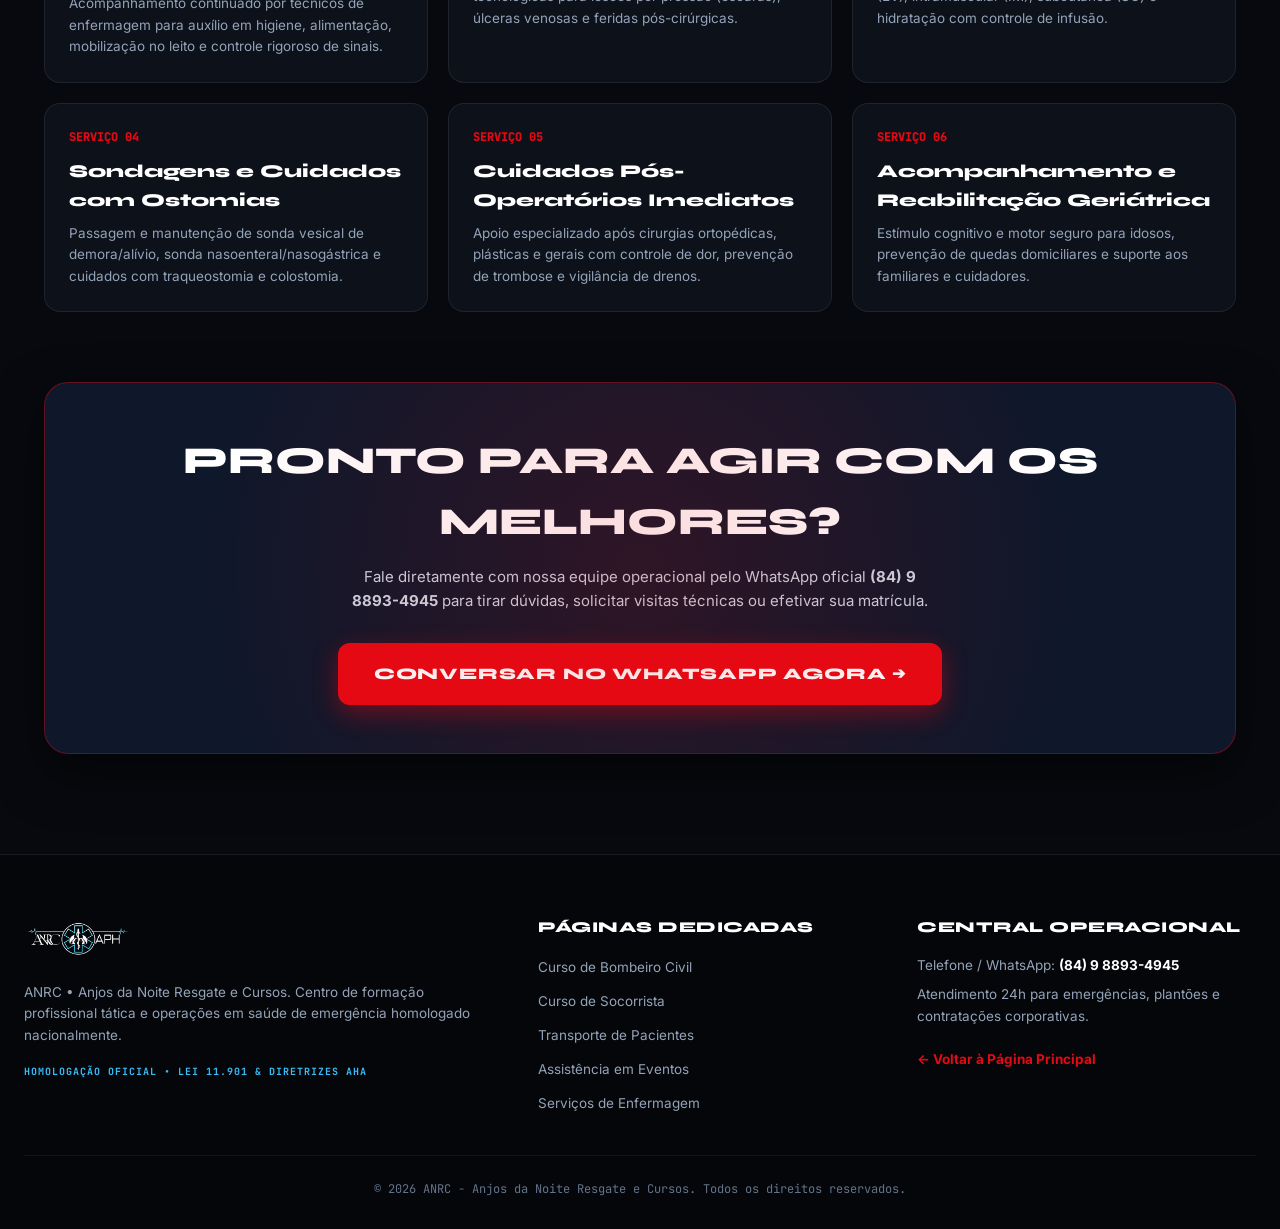
<file: servicos-enfermagem.html>
<!DOCTYPE html>
<html lang="pt-BR">
<head>
  <meta charset="UTF-8">
  <meta name="viewport" content="width=device-width, initial-scale=1.0">
  <title>SERVIÇOS DE ENFERMAGEM • ANRC - Anjos da Noite Resgate e Cursos</title>
  <link rel="icon" type="image/png" href="assets/img/logopag.png">
  <link rel="preconnect" href="https://fonts.googleapis.com">
  <link rel="preconnect" href="https://fonts.gstatic.com" crossorigin>
  <link href="https://fonts.googleapis.com/css2?family=Inter:wght@400;500;600;700;800&family=JetBrains+Mono:wght@500;700;800;900&family=Syne:wght@700;800;900;950&display=swap" rel="stylesheet">
  <style>
    
    :root {
      --bg-dark: #07090e;
      --bg-surface: #0c111a;
      --bg-card: #111827;
      --red-primary: #E50914;
      --red-glow: rgba(229, 9, 20, 0.4);
      --blue-accent: #0284c7;
      --blue-glow: rgba(2, 132, 199, 0.35);
      --text-white: #ffffff;
      --text-muted: #94a3b8;
      --border-subtle: rgba(255, 255, 255, 0.08);
      --font-main: 'Inter', -apple-system, BlinkMacSystemFont, 'Segoe UI', Roboto, sans-serif;
      --font-display: 'Syne', sans-serif;
      --font-mono: 'JetBrains Mono', monospace;
    }

    * { box-sizing: border-box; margin: 0; padding: 0; }
    html, body {
      background-color: var(--bg-dark);
      color: var(--text-white);
      font-family: var(--font-main);
      font-size: 15px;
      line-height: 1.6;
      -webkit-font-smoothing: antialiased;
      overflow-x: hidden;
    }

    a { text-decoration: none; color: inherit; transition: all 0.25s ease; }

    /* HEADER */
    .page-top-header {
      position: sticky;
      top: 0;
      z-index: 100;
      background: rgba(7, 9, 14, 0.92);
      backdrop-filter: blur(16px);
      -webkit-backdrop-filter: blur(16px);
      border-bottom: 1px solid var(--border-subtle);
      padding: 12px 24px;
    }
    .header-inner {
      max-width: 1280px;
      margin: 0 auto;
      display: flex;
      align-items: center;
      justify-content: space-between;
      gap: 20px;
    }
    .header-logo-img {
      height: 40px;
      width: auto;
      display: block;
      filter: drop-shadow(0 0 10px rgba(56, 189, 248, 0.2));
    }
    .header-nav-links {
      display: flex;
      align-items: center;
      gap: 24px;
    }
    .header-nav-links .nav-item {
      font-size: 13.5px;
      font-weight: 600;
      color: var(--text-muted);
      letter-spacing: 0.3px;
    }
    .header-nav-links .nav-item:hover {
      color: #fff;
    }
    .btn-top-whatsapp {
      display: inline-flex;
      align-items: center;
      gap: 8px;
      background: rgba(16, 185, 129, 0.15);
      border: 1px solid rgba(16, 185, 129, 0.4);
      color: #34d399;
      font-weight: 700;
      font-size: 13px;
      padding: 8px 16px;
      border-radius: 999px;
      transition: all 0.25s ease;
    }
    .btn-top-whatsapp:hover {
      background: #10b981;
      color: #000;
      transform: translateY(-1px);
    }

    /* HERO DEDICADO */
    .dedicated-hero {
      position: relative;
      padding: 70px 24px 60px;
      background: linear-gradient(180deg, rgba(17, 24, 39, 0.7) 0%, rgba(7, 9, 14, 1) 100%);
      border-bottom: 1px solid var(--border-subtle);
      overflow: hidden;
    }
    .dedicated-hero::before {
      content: '';
      position: absolute;
      top: -20%;
      left: 50%;
      transform: translateX(-50%);
      width: 700px;
      height: 400px;
      background: radial-gradient(ellipse at center, rgba(229, 9, 20, 0.12) 0%, transparent 70%);
      pointer-events: none;
    }
    .hero-container {
      max-width: 1240px;
      margin: 0 auto;
      display: grid;
      grid-template-columns: 1.15fr 0.85fr;
      gap: 48px;
      align-items: center;
      position: relative;
      z-index: 2;
    }
    .hero-badge-pill {
      display: inline-flex;
      align-items: center;
      gap: 8px;
      background: rgba(229, 9, 20, 0.12);
      border: 1px solid rgba(229, 9, 20, 0.45);
      color: #f87171;
      font-family: var(--font-mono);
      font-size: 11px;
      font-weight: 800;
      letter-spacing: 1.5px;
      text-transform: uppercase;
      padding: 6px 14px;
      border-radius: 999px;
      margin-bottom: 18px;
    }
    .hero-title {
      font-family: var(--font-display);
      font-size: clamp(32px, 4.5vw, 50px);
      font-weight: 950;
      line-height: 1.1;
      letter-spacing: -0.5px;
      text-transform: uppercase;
      margin-bottom: 18px;
    }
    .hero-title span {
      color: var(--red-primary);
    }
    .hero-subtitle {
      font-size: 16px;
      color: #cbd5e1;
      line-height: 1.65;
      margin-bottom: 28px;
      max-width: 620px;
    }
    .hero-stats-row {
      display: grid;
      grid-template-columns: repeat(3, 1fr);
      gap: 16px;
      margin-bottom: 32px;
    }
    .stat-box {
      background: rgba(255, 255, 255, 0.03);
      border: 1px solid var(--border-subtle);
      border-radius: 12px;
      padding: 14px 16px;
    }
    .stat-val {
      font-family: var(--font-display);
      font-size: 24px;
      font-weight: 900;
      color: #fff;
    }
    .stat-lbl {
      font-family: var(--font-mono);
      font-size: 10px;
      font-weight: 700;
      color: var(--text-muted);
      letter-spacing: 1px;
      text-transform: uppercase;
      margin-top: 2px;
    }
    .hero-actions {
      display: flex;
      flex-wrap: wrap;
      gap: 14px;
      align-items: center;
    }
    .btn-cta-primary {
      display: inline-flex;
      align-items: center;
      gap: 10px;
      background: var(--red-primary);
      color: #fff;
      font-family: var(--font-display);
      font-size: 15px;
      font-weight: 900;
      letter-spacing: 0.8px;
      text-transform: uppercase;
      padding: 16px 28px;
      border-radius: 12px;
      box-shadow: 0 8px 24px var(--red-glow);
      transition: all 0.25s ease;
    }
    .btn-cta-primary:hover {
      background: #ff1a26;
      transform: translateY(-2px);
      box-shadow: 0 12px 30px rgba(229, 9, 20, 0.6);
    }
    .btn-cta-secondary {
      display: inline-flex;
      align-items: center;
      gap: 10px;
      background: rgba(255, 255, 255, 0.06);
      border: 1px solid rgba(255, 255, 255, 0.15);
      color: #fff;
      font-weight: 700;
      font-size: 14px;
      padding: 16px 24px;
      border-radius: 12px;
      transition: all 0.25s ease;
    }
    .btn-cta-secondary:hover {
      background: rgba(255, 255, 255, 0.12);
      border-color: rgba(255, 255, 255, 0.3);
    }

    /* HERO MEDIA COL */
    .hero-media-card {
      position: relative;
      border-radius: 20px;
      overflow: hidden;
      border: 1px solid rgba(255, 255, 255, 0.12);
      box-shadow: 0 20px 50px rgba(0, 0, 0, 0.6);
      background: #000;
    }
    .hero-media-img {
      width: 100%;
      height: 480px;
      object-fit: cover;
      object-position: center 20%;
      display: block;
      transition: transform 0.6s ease;
    }
    .hero-media-card:hover .hero-media-img {
      transform: scale(1.03);
    }
    .hero-media-overlay {
      position: absolute;
      inset: 0;
      background: linear-gradient(180deg, rgba(0,0,0,0.1) 0%, rgba(7,9,14,0.85) 100%);
      display: flex;
      flex-direction: column;
      justify-content: flex-end;
      padding: 24px;
    }
    .hero-media-seal {
      display: inline-flex;
      align-items: center;
      gap: 8px;
      background: rgba(0,0,0,0.7);
      border: 1px solid rgba(56, 189, 248, 0.4);
      color: #7dd3fc;
      font-family: var(--font-mono);
      font-size: 11px;
      font-weight: 700;
      padding: 6px 14px;
      border-radius: 8px;
      backdrop-filter: blur(8px);
      width: fit-content;
    }

    /* CONTEÚDO PRINCIPAL */
    .page-main-wrap {
      max-width: 1240px;
      margin: 0 auto;
      padding: 70px 24px 100px;
    }
    .section-block {
      margin-bottom: 70px;
    }
    .section-eyebrow {
      font-family: var(--font-mono);
      font-size: 11px;
      font-weight: 800;
      color: var(--red-primary);
      letter-spacing: 2px;
      text-transform: uppercase;
      margin-bottom: 8px;
    }
    .section-heading {
      font-family: var(--font-display);
      font-size: 32px;
      font-weight: 900;
      text-transform: uppercase;
      letter-spacing: -0.3px;
      margin-bottom: 16px;
    }
    .section-heading span { color: var(--red-primary); }
    .section-lead {
      color: #cbd5e1;
      font-size: 16px;
      line-height: 1.7;
      max-width: 800px;
      margin-bottom: 36px;
    }

    /* GRID DE MÓDULOS / ESCOPO */
    .modules-grid {
      display: grid;
      grid-template-columns: repeat(auto-fit, minmax(320px, 1fr));
      gap: 20px;
    }
    .module-card {
      background: var(--bg-surface);
      border: 1px solid var(--border-subtle);
      border-radius: 16px;
      padding: 24px;
      transition: all 0.3s ease;
      position: relative;
      overflow: hidden;
    }
    .module-card:hover {
      border-color: rgba(229, 9, 20, 0.4);
      transform: translateY(-4px);
      box-shadow: 0 12px 30px rgba(0, 0, 0, 0.4);
    }
    .module-num {
      font-family: var(--font-mono);
      font-size: 12px;
      font-weight: 900;
      color: var(--red-primary);
      margin-bottom: 10px;
      display: block;
    }
    .module-title {
      font-family: var(--font-display);
      font-size: 18px;
      font-weight: 800;
      color: #fff;
      margin-bottom: 8px;
    }
    .module-desc {
      font-size: 13.5px;
      color: var(--text-muted);
      line-height: 1.6;
    }

    /* DESTAQUES TÁTICOS (CALLOUT) */
    .tactical-callout {
      background: linear-gradient(135deg, rgba(229,9,20,0.08) 0%, rgba(2,132,199,0.08) 100%);
      border: 1px solid rgba(229, 9, 20, 0.3);
      border-radius: 20px;
      padding: 36px 32px;
      display: flex;
      flex-direction: column;
      gap: 24px;
    }
    .callout-row {
      display: grid;
      grid-template-columns: repeat(auto-fit, minmax(260px, 1fr));
      gap: 24px;
    }
    .callout-item {
      display: flex;
      gap: 16px;
      align-items: flex-start;
    }
    .callout-icon {
      width: 44px;
      height: 44px;
      border-radius: 12px;
      background: rgba(229, 9, 20, 0.15);
      border: 1px solid rgba(229, 9, 20, 0.3);
      color: #f87171;
      display: flex;
      align-items: center;
      justify-content: center;
      flex-shrink: 0;
    }
    .callout-text h4 {
      font-family: var(--font-display);
      font-size: 16px;
      font-weight: 800;
      color: #fff;
      margin-bottom: 4px;
    }
    .callout-text p {
      font-size: 13.5px;
      color: #cbd5e1;
      line-height: 1.5;
    }

    /* CTA BOX BOTTOM */
    .cta-banner-box {
      background: #0f172a;
      border: 1px solid rgba(229, 9, 20, 0.4);
      border-radius: 24px;
      padding: 48px 36px;
      text-align: center;
      position: relative;
      overflow: hidden;
      box-shadow: 0 20px 50px rgba(0, 0, 0, 0.5);
    }
    .cta-banner-box::before {
      content: '';
      position: absolute;
      inset: 0;
      background: radial-gradient(circle at center, rgba(229, 9, 20, 0.15) 0%, transparent 70%);
      pointer-events: none;
    }
    .cta-banner-title {
      font-family: var(--font-display);
      font-size: clamp(26px, 3.5vw, 38px);
      font-weight: 950;
      text-transform: uppercase;
      margin-bottom: 12px;
    }
    .cta-banner-sub {
      color: #cbd5e1;
      font-size: 15px;
      max-width: 600px;
      margin: 0 auto 30px;
    }

    /* FOOTER */
    .page-footer {
      background: #040609;
      border-top: 1px solid var(--border-subtle);
      padding: 60px 24px 30px;
    }
    .footer-inner {
      max-width: 1240px;
      margin: 0 auto;
      display: grid;
      grid-template-columns: 1.4fr 1fr 1fr;
      gap: 40px;
      margin-bottom: 40px;
    }
    .footer-logo {
      height: 44px;
      width: auto;
      margin-bottom: 16px;
    }
    .footer-desc {
      color: var(--text-muted);
      font-size: 13.5px;
      line-height: 1.6;
      margin-bottom: 18px;
    }
    .footer-badge-reg {
      font-family: var(--font-mono);
      font-size: 10px;
      font-weight: 700;
      color: #38bdf8;
      letter-spacing: 1px;
    }
    .footer-col-title {
      font-family: var(--font-display);
      font-size: 15px;
      font-weight: 800;
      color: #fff;
      text-transform: uppercase;
      letter-spacing: 0.5px;
      margin-bottom: 16px;
    }
    .footer-menu {
      list-style: none;
      display: flex;
      flex-direction: column;
      gap: 10px;
    }
    .footer-menu li a {
      color: var(--text-muted);
      font-size: 13.5px;
    }
    .footer-menu li a:hover {
      color: var(--red-primary);
    }
    .footer-contact-col p {
      color: var(--text-muted);
      font-size: 13.5px;
      margin-bottom: 8px;
    }
    .footer-contact-col strong {
      color: #fff;
    }
    .btn-footer-back {
      display: inline-block;
      margin-top: 14px;
      color: var(--red-primary);
      font-weight: 700;
      font-size: 13.5px;
    }
    .footer-bottom-copy {
      max-width: 1240px;
      margin: 0 auto;
      border-top: 1px solid rgba(255, 255, 255, 0.05);
      padding-top: 24px;
      text-align: center;
      color: #64748b;
      font-size: 12px;
      font-family: var(--font-mono);
    }

    /* RESPONSIVE */
    @media (max-width: 900px) {
      .hero-container {
        grid-template-columns: 1fr;
      }
      .hero-media-img {
        height: 320px;
      }
      .header-nav-links {
        display: none;
      }
      .footer-inner {
        grid-template-columns: 1fr;
        gap: 30px;
      }
    }
  
  </style>
</head>
<body>

  
  <!-- HEADER OPERACIONAL ANRC -->
  <header class="page-top-header">
    <div class="header-inner">
      <a href="index.html" class="header-logo-link" title="Voltar para a Página Inicial">
        <img src="assets/img/LOGO.png" alt="ANRC APH - Anjos da Noite Resgate e Cursos" class="header-logo-img">
      </a>
      <nav class="header-nav-links">
        <a href="index.html" class="nav-item">← Início</a>
        <a href="index.html#servicos" class="nav-item">Serviços & Cursos</a>
        <a href="index.html#reciclagem" class="nav-item">Reciclagem</a>
        <a href="index.html#quem-somos" class="nav-item">Quem Somos</a>
        <a href="index.html#contato" class="nav-item">Contato</a>
      </nav>
      <div class="header-action">
        <a href="https://wa.me/5584988934945?text=Ol%C3%A1!%20Gostaria%20de%20informa%C3%A7%C3%B5es%20sobre%20as%20atividades%20da%20ANRC." target="_blank" rel="noopener noreferrer" class="btn-top-whatsapp">
          <svg width="18" height="18" viewBox="0 0 24 24" fill="none" stroke="currentColor" stroke-width="2.2"><path d="M22 16.92v3a2 2 0 0 1-2.18 2 19.79 19.79 0 0 1-8.63-3.07 19.5 19.5 0 0 1-6-6 19.79 19.79 0 0 1-3.07-8.67A2 2 0 0 1 4.11 2h3a2 2 0 0 1 2 1.72 12.84 12.84 0 0 0 .7 2.81 2 2 0 0 1-.45 2.11L8.09 9.91a16 16 0 0 0 6 6l1.27-1.27a2 2 0 0 1 2.11-.45 12.84 12.84 0 0 0 2.81.7A2 2 0 0 1 22 16.92z"></path></svg>
          <span>Plantão 24h</span>
        </a>
      </div>
    </div>
  </header>

  <!-- HERO DEDICADO -->
  <section class="dedicated-hero">
    <div class="hero-container">
      <div class="hero-text-col">
        <span class="hero-badge-pill">ATENDIMENTO DOMICILIAR • HOME CARE & EMAD</span>
        <h1 class="hero-title">SERVIÇOS DE <span>ENFERMAGEM</span></h1>
        <p class="hero-subtitle">Assistência técnica em saúde domiciliar com enfermagem continuada, curativos complexos, reabilitação geriátrica, administração segura de medicamentos e procedimentos especializados no conforto da sua residência.</p>

        <div class="hero-stats-row">
          
          <div class="stat-box">
            <div class="stat-val">HOME CARE</div>
            <div class="stat-lbl">Atendimento</div>
          </div>
          <div class="stat-box">
            <div class="stat-val">6H / 12H / 24H</div>
            <div class="stat-lbl">Plantões</div>
          </div>
          <div class="stat-box">
            <div class="stat-val">COREN ATIVO</div>
            <div class="stat-lbl">Profissionais</div>
          </div>
        </div>

        <div class="hero-actions">
          <a href="https://wa.me/5584988934945?text=Ol%C3%A1!%20Gostaria%20de%20agendar%20uma%20avalia%C3%A7%C3%A3o%20para%20Servi%C3%A7os%20de%20Enfermagem%20%2F%20Home%20Care%20da%20ANRC." target="_blank" rel="noopener noreferrer" class="btn-cta-primary">
            <span>Falar com Coordenação ➔</span>
          </a>
          <a href="index.html#servicos" class="btn-cta-secondary">
            <span>← Outros Serviços</span>
          </a>
        </div>
      </div>

      <div class="hero-media-card">
        <img src="assets/img/home care.jpeg" alt="SERVIÇOS DE ENFERMAGEM" class="hero-media-img" loading="lazy">
        <div class="hero-media-overlay">
          <span class="hero-media-seal">🛡️ ENFERMEIROS E TÉCNICOS REGISTRADOS NO COREN</span>
        </div>
      </div>
    </div>
  </section>

  <!-- CORPO PRINCIPAL -->
  <main class="page-main-wrap">

    <!-- VISÃO GERAL -->
    <section class="section-block">
      <div class="section-eyebrow">METODOLOGIA & OPERAÇÃO</div>
      <h2 class="section-heading">PADRÃO DE EXCELÊNCIA <span>ANRC</span></h2>
      <p class="section-lead">A assistência domiciliar da ANRC promove a recuperação clínica e o bem-estar do paciente sem a frieza do ambiente hospitalar. Nossa equipe atua sob supervisão constante de enfermeiros responsáveis técnicos, elaborando planos de cuidado individuais para pós-operatórios, idosos, pacientes crônicos ou com mobilidade reduzida.</p>

      <div class="tactical-callout">
        <div class="callout-row">
          
          <div class="callout-item">
            <div class="callout-icon">
              <svg width="22" height="22" viewBox="0 0 24 24" fill="none" stroke="currentColor" stroke-width="2.5"><polyline points="20 6 9 17 4 12"/></svg>
            </div>
            <div class="callout-text">
              <h4>Supervisão Técnica Continuada</h4>
              <p>Enfermeiro RT visita periodicamente a residência para reavaliar a evolução do paciente e ajustar condutas.</p>
            </div>
          </div>
          <div class="callout-item">
            <div class="callout-icon">
              <svg width="22" height="22" viewBox="0 0 24 24" fill="none" stroke="currentColor" stroke-width="2.5"><polyline points="20 6 9 17 4 12"/></svg>
            </div>
            <div class="callout-text">
              <h4>Humanização e Respeito</h4>
              <p>Profissionais treinados para proporcionar dignidade, conforto e tranquilidade para o paciente e sua família.</p>
            </div>
          </div>
          <div class="callout-item">
            <div class="callout-icon">
              <svg width="22" height="22" viewBox="0 0 24 24" fill="none" stroke="currentColor" stroke-width="2.5"><polyline points="20 6 9 17 4 12"/></svg>
            </div>
            <div class="callout-text">
              <h4>Planos Flexíveis</h4>
              <p>Atendimentos pontuais por procedimento avulso ou contratação mensal de escalas diurnas/noturnas.</p>
            </div>
          </div>
        </div>
      </div>
    </section>

    <!-- GRADE OU ESCOPO COMPLETO -->
    <section class="section-block">
      <div class="section-eyebrow">PROGRAMAÇÃO & DETALHES</div>
      <h2 class="section-heading">MÓDULOS & <span>CAPACITAÇÃO TÁTICA</span></h2>
      <p class="section-lead">Cada etapa foi minuciosamente formulada para garantir segurança absoluta, técnica refinada e conformidade técnica irrestrita.</p>

      <div class="modules-grid">
        
        <div class="module-card">
          <span class="module-num">SERVIÇO 01</span>
          <h3 class="module-title">Plantões de Enfermagem (6h, 12h e 24h)</h3>
          <p class="module-desc">Acompanhamento continuado por técnicos de enfermagem para auxílio em higiene, alimentação, mobilização no leito e controle rigoroso de sinais.</p>
        </div>
        <div class="module-card">
          <span class="module-num">SERVIÇO 02</span>
          <h3 class="module-title">Tratamento Avançado de Feridas</h3>
          <p class="module-desc">Avaliação especializada e curativos com coberturas tecnológicas para lesões por pressão (escaras), úlceras venosas e feridas pós-cirúrgicas.</p>
        </div>
        <div class="module-card">
          <span class="module-num">SERVIÇO 03</span>
          <h3 class="module-title">Administração de Medicamentos</h3>
          <p class="module-desc">Aplicação segura de antibioticoterapia endovenosa (EV), intramuscular (IM), subcutânea (SC) e hidratação com controle de infusão.</p>
        </div>
        <div class="module-card">
          <span class="module-num">SERVIÇO 04</span>
          <h3 class="module-title">Sondagens e Cuidados com Ostomias</h3>
          <p class="module-desc">Passagem e manutenção de sonda vesical de demora/alívio, sonda nasoenteral/nasogástrica e cuidados com traqueostomia e colostomia.</p>
        </div>
        <div class="module-card">
          <span class="module-num">SERVIÇO 05</span>
          <h3 class="module-title">Cuidados Pós-Operatórios Imediatos</h3>
          <p class="module-desc">Apoio especializado após cirurgias ortopédicas, plásticas e gerais com controle de dor, prevenção de trombose e vigilância de drenos.</p>
        </div>
        <div class="module-card">
          <span class="module-num">SERVIÇO 06</span>
          <h3 class="module-title">Acompanhamento e Reabilitação Geriátrica</h3>
          <p class="module-desc">Estímulo cognitivo e motor seguro para idosos, prevenção de quedas domiciliares e suporte aos familiares e cuidadores.</p>
        </div>
      </div>
    </section>

    <!-- BANNER DE CONVERSÃO / CONTATO -->
    <section class="cta-banner-box">
      <h2 class="cta-banner-title">PRONTO PARA AGIR COM OS MELHORES?</h2>
      <p class="cta-banner-sub">
        Fale diretamente com nossa equipe operacional pelo WhatsApp oficial <strong>(84) 9 8893-4945</strong> para tirar dúvidas, solicitar visitas técnicas ou efetivar sua matrícula.
      </p>
      <a href="https://wa.me/5584988934945?text=Ol%C3%A1!%20Gostaria%20de%20agendar%20uma%20avalia%C3%A7%C3%A3o%20para%20Servi%C3%A7os%20de%20Enfermagem%20%2F%20Home%20Care%20da%20ANRC." target="_blank" rel="noopener noreferrer" class="btn-cta-primary" style="font-size:16px; padding: 18px 36px;">
        <span>Conversar no WhatsApp Agora ➔</span>
      </a>
    </section>

  </main>

  
  <!-- FOOTER OPERACIONAL ANRC -->
  <footer class="page-footer">
    <div class="footer-inner">
      <div class="footer-brand-col">
        <img src="assets/img/LOGO.png" alt="ANRC APH" class="footer-logo">
        <p class="footer-desc">
          ANRC • Anjos da Noite Resgate e Cursos. Centro de formação profissional tática e operações em saúde de emergência homologado nacionalmente.
        </p>
        <div class="footer-badge-reg">HOMOLOGAÇÃO OFICIAL • LEI 11.901 & DIRETRIZES AHA</div>
      </div>
      <div class="footer-links-col">
        <div class="footer-col-title">Páginas Dedicadas</div>
        <ul class="footer-menu">
          <li><a href="curso-bombeiro-civil.html">Curso de Bombeiro Civil</a></li>
          <li><a href="curso-socorrista.html">Curso de Socorrista</a></li>
          <li><a href="transporte-pacientes.html">Transporte de Pacientes</a></li>
          <li><a href="assistencia-eventos.html">Assistência em Eventos</a></li>
          <li><a href="servicos-enfermagem.html">Serviços de Enfermagem</a></li>
        </ul>
      </div>
      <div class="footer-contact-col">
        <div class="footer-col-title">Central Operacional</div>
        <p>Telefone / WhatsApp: <strong>(84) 9 8893-4945</strong></p>
        <p>Atendimento 24h para emergências, plantões e contratações corporativas.</p>
        <a href="index.html" class="btn-footer-back">← Voltar à Página Principal</a>
      </div>
    </div>
    <div class="footer-bottom-copy">
      © 2026 ANRC - Anjos da Noite Resgate e Cursos. Todos os direitos reservados.
    </div>
  </footer>

</body>
</html>
</file>
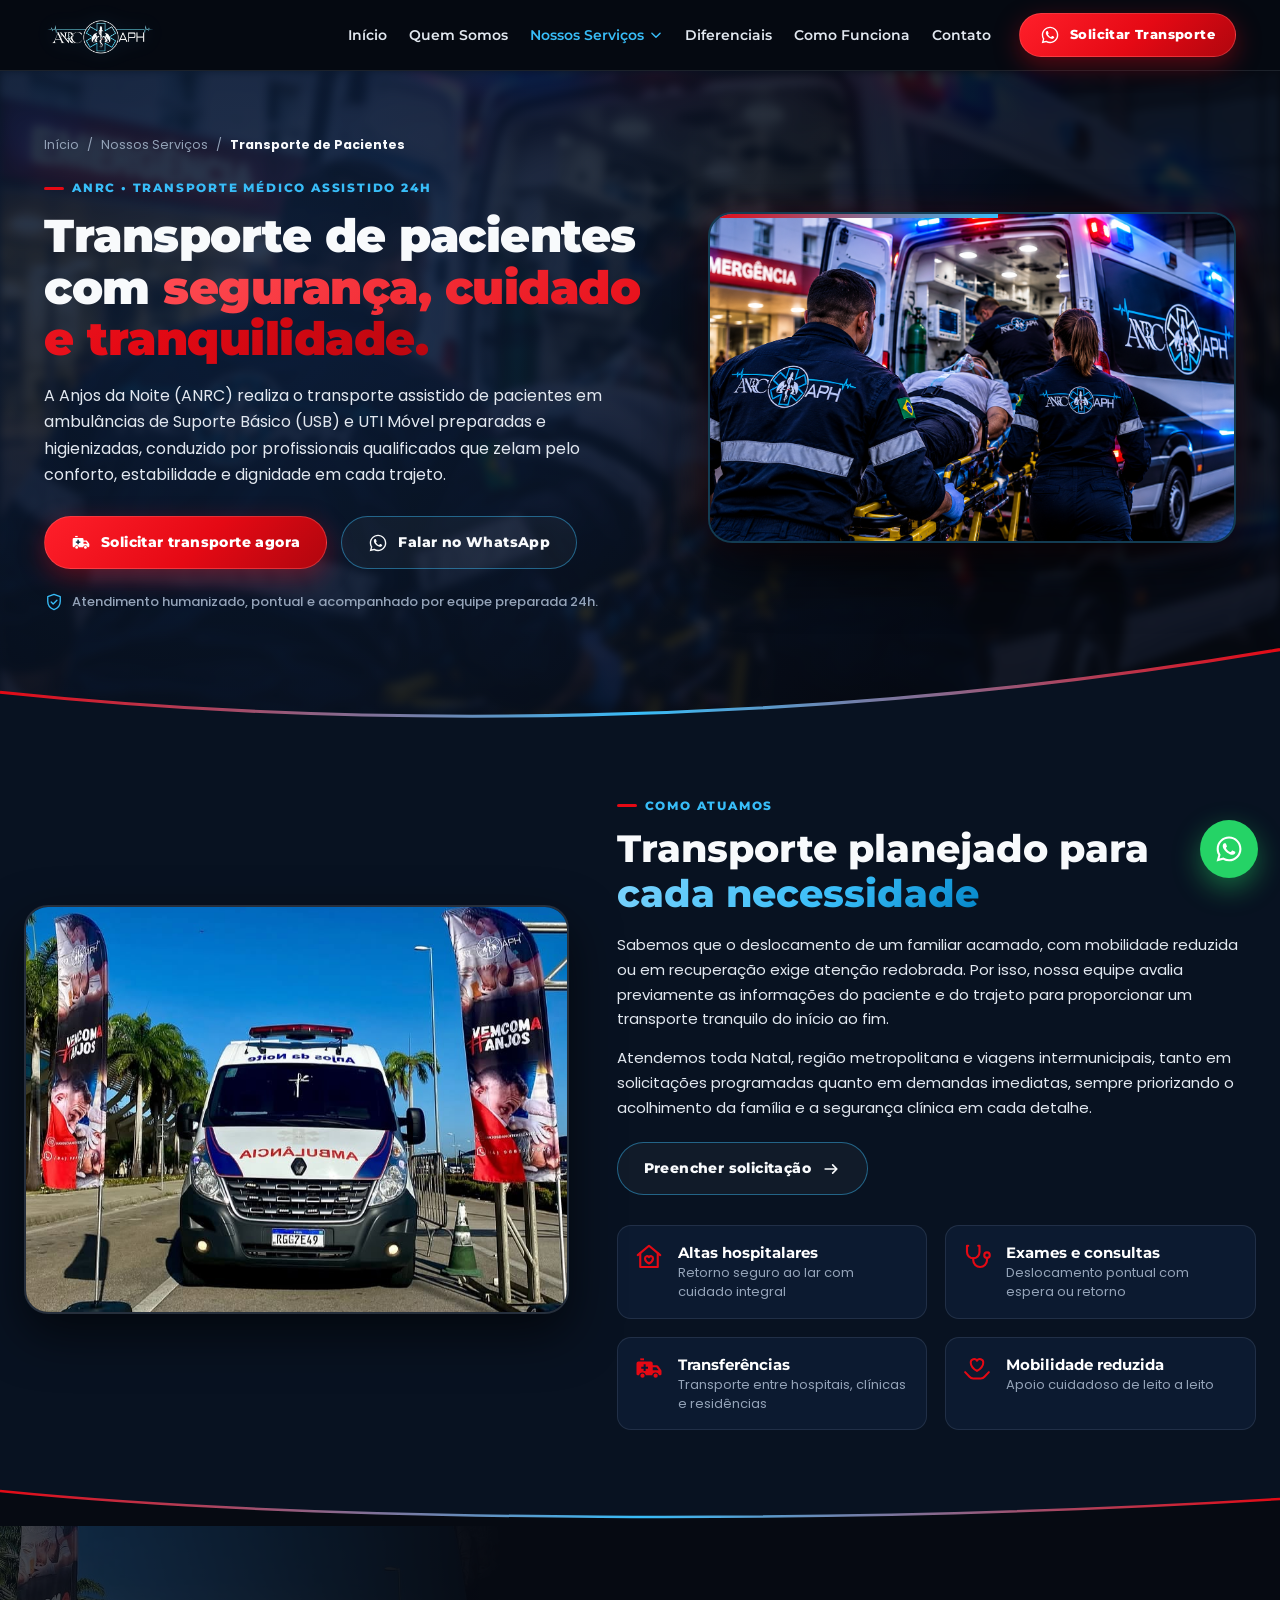
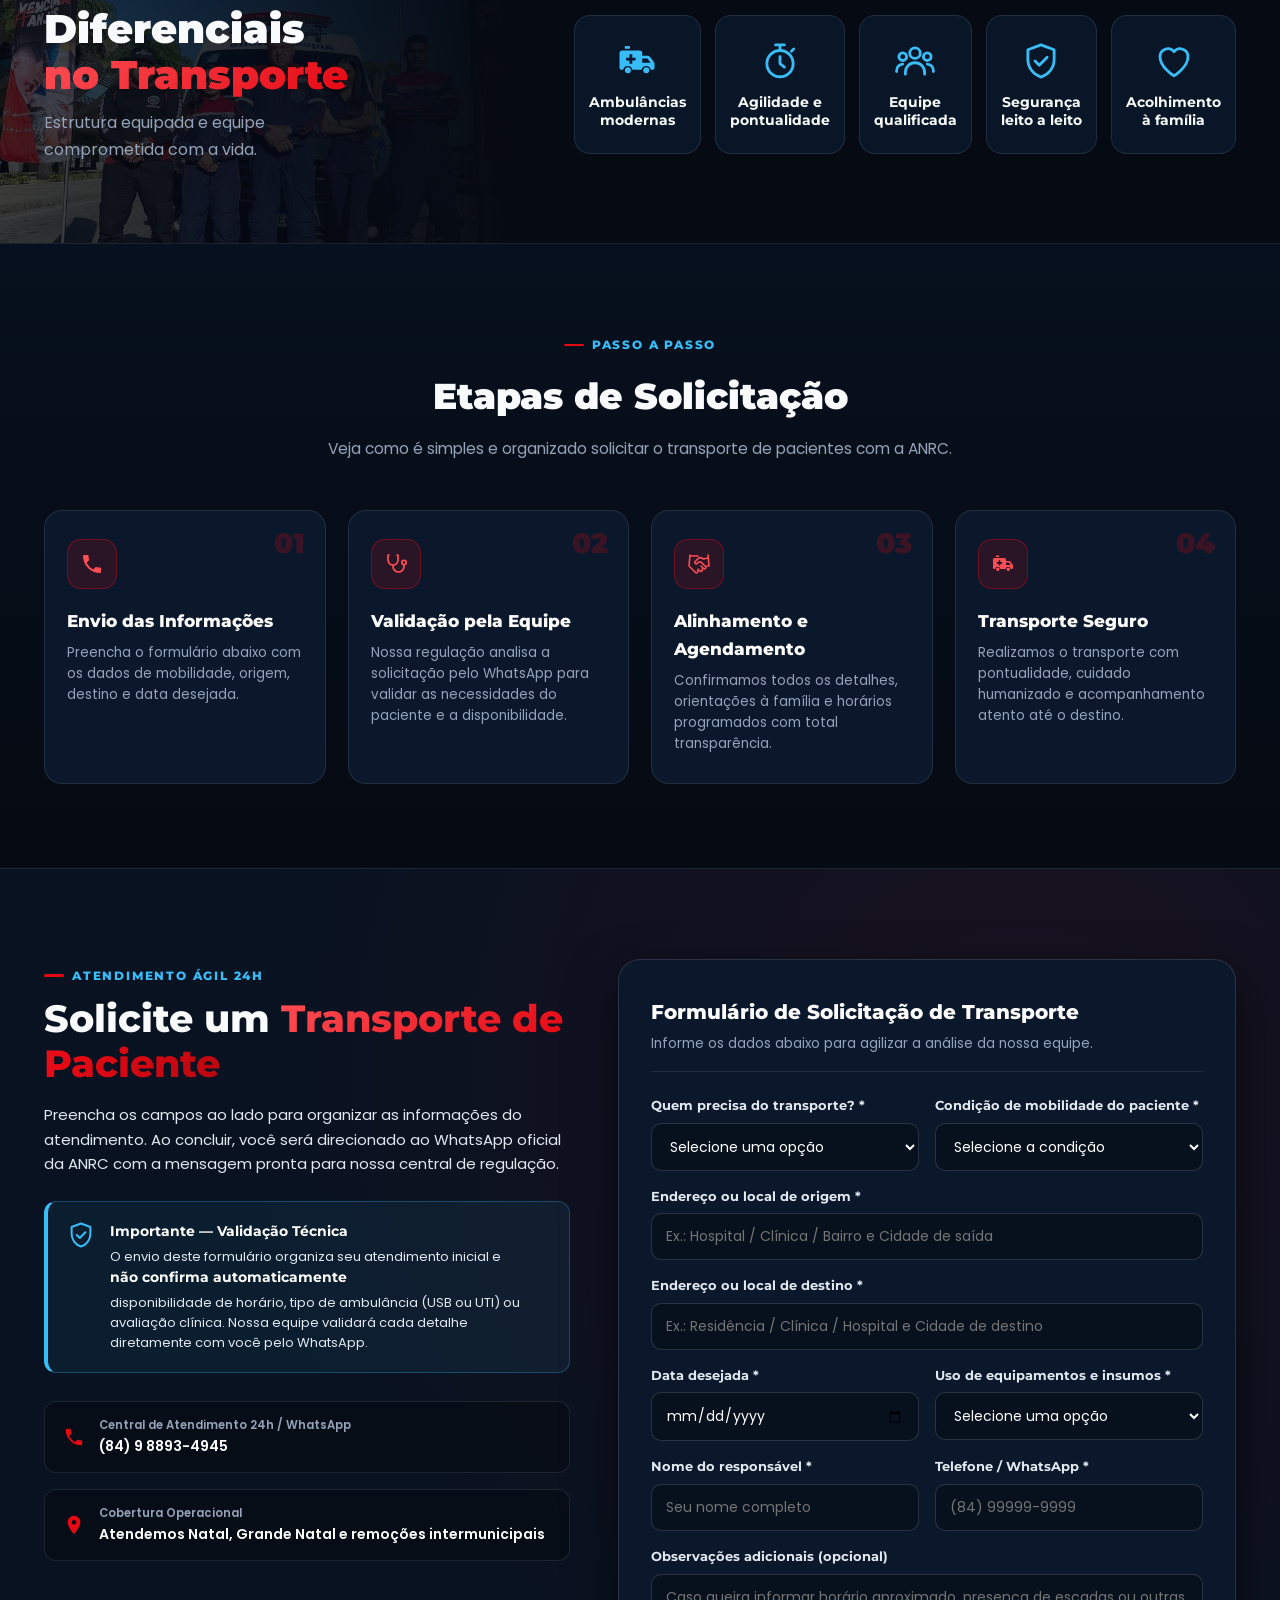
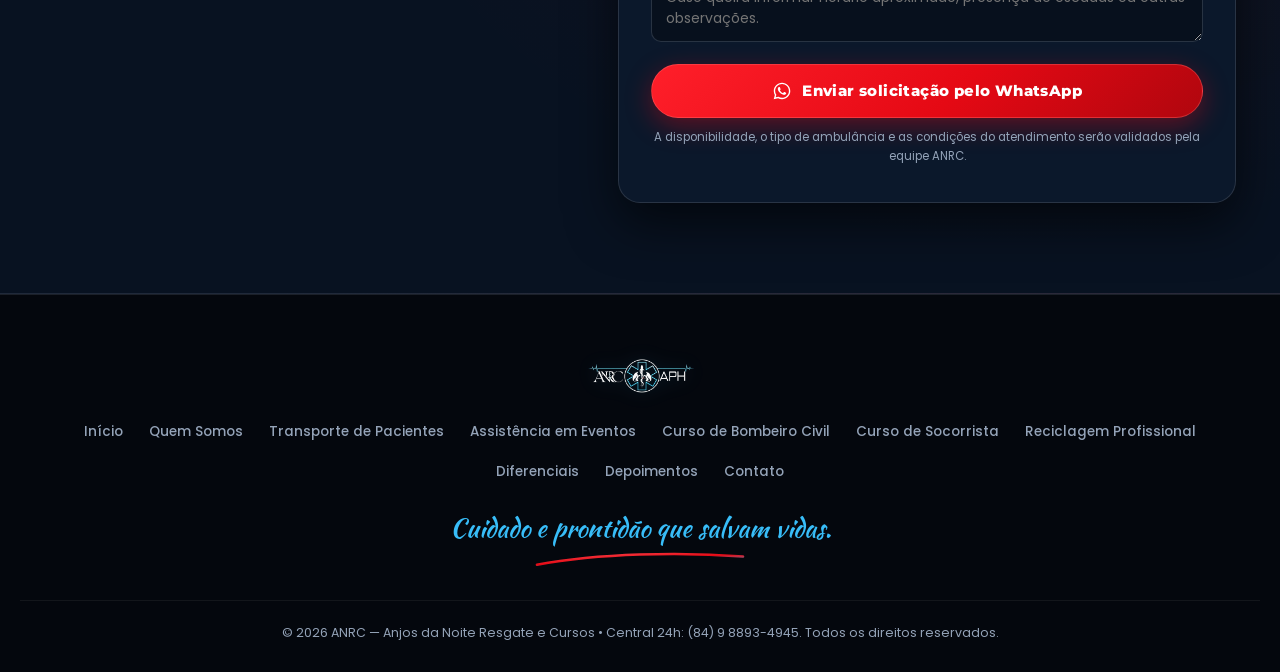
<file: transporte-pacientes.html>
<!DOCTYPE html>
<html lang="pt-BR">

<head>
  <meta charset="UTF-8">
  <meta name="viewport" content="width=device-width, initial-scale=1">
  <title>Transporte de Pacientes | ANRC — Anjos da Noite Resgate e Cursos</title>
  <meta name="description"
    content="Transporte de pacientes com segurança, cuidado e tranquilidade. Remoção inter-hospitalar, altas, exames e consultas em USB e UTI Móvel com a equipe qualificada da ANRC.">
  <meta name="theme-color" content="#070b12">
  <meta property="og:type" content="website">
  <meta property="og:locale" content="pt_BR">
  <meta property="og:title" content="Transporte de Pacientes | ANRC — Anjos da Noite Resgate">
  <meta property="og:description" content="Transporte assistido de pacientes com segurança, cuidado e tranquilidade 24h.">
  <meta property="og:image" content="assets/img/logopag.png">
  <link rel="icon" type="image/png" href="assets/img/logopag.png">
  <link rel="preconnect" href="https://fonts.googleapis.com">
  <link rel="preconnect" href="https://fonts.gstatic.com" crossorigin>
  <link
    href="https://fonts.googleapis.com/css2?family=Montserrat:wght@400;500;600;700;800;900&family=Poppins:wght@400;500;600;700&family=Kaushan+Script&display=swap"
    rel="stylesheet">

  <style>
    /* ==========================================================================
       PALETA DE CORES ANRC & VARIÁVEIS DE TEMA
       ========================================================================== */
    :root {
      --bg-deep: #060a12;
      --bg-navy: #081221;
      --bg-panel: #0b182b;
      --bg-card: #0e1e36;
      --bg-input: #07101d;

      --red-primary: #E50914;
      --red-bright: #ff2530;
      --red-dark: #a8060e;
      --red-glow: rgba(229, 9, 20, 0.38);

      --blue-tactical: #38bdf8;
      --blue-deep: #0284c7;
      --blue-glow: rgba(56, 189, 248, 0.25);

      --text-white: #f8fafc;
      --text-soft: #e2e8f0;
      --text-muted: #94a3b8;
      --border-subtle: rgba(148, 163, 184, 0.16);
      --border-red: rgba(229, 9, 20, 0.45);
      --border-blue: rgba(56, 189, 248, 0.35);

      --font-heading: 'Montserrat', sans-serif;
      --font-body: 'Poppins', sans-serif;
      --font-script: 'Kaushan Script', cursive;

      --shadow-lg: 0 20px 50px rgba(0, 0, 0, 0.6);
      --radius-sm: 10px;
      --radius-md: 16px;
      --radius-lg: 24px;
    }

    *, *::before, *::after {
      box-sizing: border-box;
      margin: 0;
      padding: 0;
    }

    html {
      scroll-behavior: smooth;
    }

    body {
      background-color: var(--bg-deep);
      color: var(--text-white);
      font-family: var(--font-body);
      font-size: 15.5px;
      line-height: 1.65;
      -webkit-font-smoothing: antialiased;
      overflow-x: hidden;
    }

    a {
      color: inherit;
      text-decoration: none;
      transition: all 0.25s ease;
    }

    img {
      max-width: 100%;
      display: block;
    }

    ul {
      list-style: none;
    }

    .skip-link {
      position: absolute;
      top: -100px;
      left: 16px;
      background: var(--red-primary);
      color: #fff;
      padding: 10px 18px;
      border-radius: 8px;
      z-index: 999;
    }
    .skip-link:focus {
      top: 16px;
    }

    .container {
      max-width: 1240px;
      margin: 0 auto;
      padding: 0 24px;
    }

    /* ÍCONES SVG */
    .ico {
      width: 20px;
      height: 20px;
      flex-shrink: 0;
    }
    .ico--red {
      color: var(--red-primary);
    }
    .ico--blue {
      color: var(--blue-tactical);
    }
    .ico-md {
      width: 22px;
      height: 22px;
      color: var(--red-primary);
      flex-shrink: 0;
    }
    .ico-lg {
      width: 30px;
      height: 30px;
      color: var(--red-primary);
      flex-shrink: 0;
    }
    .ico-xl {
      width: 42px;
      height: 42px;
      color: var(--blue-tactical);
      flex-shrink: 0;
    }

    /* TEXTO EM DESTAQUE */
    .eyebrow {
      display: inline-flex;
      align-items: center;
      gap: 8px;
      font-family: var(--font-heading);
      font-size: 12px;
      font-weight: 800;
      letter-spacing: 1.8px;
      text-transform: uppercase;
      color: var(--blue-tactical);
      margin-bottom: 12px;
    }
    .eyebrow::before {
      content: '';
      width: 20px;
      height: 2.5px;
      background: var(--red-primary);
      border-radius: 2px;
    }

    .red-text {
      background: linear-gradient(135deg, #ff4d54 0%, #E50914 65%, #b80710 100%);
      -webkit-background-clip: text;
      -webkit-text-fill-color: transparent;
    }
    .blue-text {
      background: linear-gradient(135deg, #7dd3fc 0%, #38bdf8 60%, #0284c7 100%);
      -webkit-background-clip: text;
      -webkit-text-fill-color: transparent;
    }

    /* BOTÕES */
    .btn {
      display: inline-flex;
      align-items: center;
      justify-content: center;
      gap: 10px;
      font-family: var(--font-heading);
      font-size: 14px;
      font-weight: 800;
      letter-spacing: 0.4px;
      padding: 14px 26px;
      border-radius: 999px;
      cursor: pointer;
      border: 1.5px solid transparent;
      transition: all 0.28s ease;
      white-space: nowrap;
    }
    .btn--red {
      background: linear-gradient(135deg, #ff1f2a 0%, #E50914 55%, #b0060e 100%);
      color: #ffffff;
      box-shadow: 0 8px 26px var(--red-glow);
      border-color: rgba(255, 120, 120, 0.35);
    }
    .btn--red:hover {
      transform: translateY(-2px);
      box-shadow: 0 12px 34px rgba(229, 9, 20, 0.58);
      filter: brightness(1.08);
    }
    .btn--outline {
      background: rgba(255, 255, 255, 0.04);
      border-color: rgba(56, 189, 248, 0.45);
      color: var(--text-white);
    }
    .btn--outline:hover {
      background: rgba(56, 189, 248, 0.14);
      border-color: var(--blue-tactical);
      transform: translateY(-2px);
    }
    .btn--sm {
      padding: 10px 20px;
      font-size: 13px;
    }

    /* ==========================================================================
       HEADER & NAVEGAÇÃO
       ========================================================================== */
    .header {
      position: sticky;
      top: 0;
      z-index: 100;
      background: rgba(6, 10, 18, 0.94);
      backdrop-filter: blur(16px);
      -webkit-backdrop-filter: blur(16px);
      border-bottom: 1px solid var(--border-subtle);
      padding: 12px 0;
    }
    .header__inner {
      display: flex;
      align-items: center;
      justify-content: space-between;
      gap: 20px;
    }
    .brand {
      display: inline-flex;
      align-items: center;
      gap: 12px;
    }
    .brand__logo {
      height: 46px;
      width: auto;
      object-fit: contain;
      filter: drop-shadow(0 0 10px rgba(56, 189, 248, 0.22));
    }

    .nav {
      display: flex;
      align-items: center;
      gap: 28px;
    }
    .nav__list {
      display: flex;
      align-items: center;
      gap: 22px;
    }
    .nav__link {
      font-family: var(--font-heading);
      font-size: 13.5px;
      font-weight: 600;
      color: var(--text-soft);
      display: inline-flex;
      align-items: center;
      gap: 5px;
      padding: 6px 0;
      position: relative;
    }
    .nav__link:hover,
    .nav__link.is-active {
      color: var(--blue-tactical);
    }
    .ico-caret {
      width: 14px;
      height: 14px;
      transform: rotate(90deg);
      transition: transform 0.2s ease;
    }

    /* Dropdown Nossos Serviços */
    .nav__item--has-sub {
      position: relative;
    }
    .nav__sub {
      position: absolute;
      top: 100%;
      left: 0;
      min-width: 250px;
      background: #091426;
      border: 1px solid var(--border-subtle);
      border-radius: 14px;
      padding: 10px;
      box-shadow: 0 18px 40px rgba(0, 0, 0, 0.65);
      opacity: 0;
      visibility: hidden;
      transform: translateY(8px);
      transition: all 0.22s ease;
      z-index: 110;
    }
    .nav__item--has-sub:hover .nav__sub {
      opacity: 1;
      visibility: visible;
      transform: translateY(0);
    }
    .nav__sub li a {
      display: flex;
      align-items: center;
      gap: 10px;
      padding: 10px 12px;
      border-radius: 9px;
      font-size: 13px;
      font-weight: 600;
      color: var(--text-soft);
    }
    .nav__sub li a svg {
      width: 17px;
      height: 17px;
      color: var(--red-primary);
      flex-shrink: 0;
    }
    .nav__sub li a:hover,
    .nav__sub li a.is-current {
      background: rgba(229, 9, 20, 0.14);
      color: #ffffff;
    }

    .burger {
      display: none;
      background: transparent;
      border: 1px solid var(--border-subtle);
      border-radius: 8px;
      width: 42px;
      height: 42px;
      flex-direction: column;
      align-items: center;
      justify-content: center;
      gap: 5px;
      cursor: pointer;
    }
    .burger span {
      width: 20px;
      height: 2px;
      background: #fff;
      border-radius: 2px;
      transition: 0.25s;
    }

    /* ==========================================================================
       1. HERO REMOÇÃO (LAYOUT DIVIDIDO COM MOLDURA CURVA E SWOOSH)
       ========================================================================== */
    .hero--sub {
      position: relative;
      min-height: 580px;
      display: flex;
      align-items: center;
      background: radial-gradient(circle at 20% 30%, #0d1f3a 0%, #060a12 70%);
      padding: 64px 0 105px;
      overflow: hidden;
    }
    .hero__bg {
      position: absolute;
      inset: 0;
      background-size: cover;
      background-position: center;
      opacity: 0.12;
      filter: blur(4px);
      pointer-events: none;
    }
    .hero__inner {
      position: relative;
      z-index: 3;
      display: grid;
      grid-template-columns: 1.08fr 0.92fr;
      gap: 44px;
      align-items: center;
    }
    .breadcrumb {
      display: flex;
      align-items: center;
      gap: 8px;
      font-size: 12.5px;
      color: var(--text-muted);
      margin-bottom: 16px;
      flex-wrap: wrap;
    }
    .breadcrumb a:hover {
      color: var(--blue-tactical);
    }
    .breadcrumb strong {
      color: var(--text-white);
    }

    .hero__title {
      font-family: var(--font-heading);
      font-size: clamp(30px, 3.8vw, 46px);
      font-weight: 900;
      line-height: 1.12;
      letter-spacing: -0.5px;
      margin-bottom: 18px;
    }
    .hero__lead {
      font-size: 16px;
      color: var(--text-soft);
      margin-bottom: 28px;
      max-width: 560px;
    }
    .hero__actions {
      display: flex;
      flex-wrap: wrap;
      gap: 14px;
      margin-bottom: 22px;
    }
    .hero__safe {
      display: inline-flex;
      align-items: center;
      gap: 8px;
      font-size: 13px;
      color: var(--text-muted);
      font-weight: 500;
    }

    .hero__frame {
      position: relative;
      border-radius: 24px;
      overflow: hidden;
      border: 2px solid rgba(56, 189, 248, 0.28);
      box-shadow: 0 24px 55px rgba(0, 0, 0, 0.7), 0 0 30px rgba(229, 9, 20, 0.15);
      background: #050a12;
    }
    .hero__frame::before {
      content: '';
      position: absolute;
      top: 0;
      left: 0;
      width: 55%;
      height: 4px;
      background: linear-gradient(90deg, var(--red-primary), var(--blue-tactical));
      z-index: 2;
    }
    .hero__frame img {
      width: 100%;
      aspect-ratio: 16 / 10;
      object-fit: cover;
      object-position: center;
    }

    .hero__swoosh {
      position: absolute;
      left: 0;
      right: 0;
      bottom: -1px;
      width: 100%;
      height: 80px;
      z-index: 4;
      pointer-events: none;
    }

    /* ==========================================================================
       2. APRESENTAÇÃO DO SERVIÇO (SOBRE O TRANSPORTE)
       ========================================================================== */
    .about {
      position: relative;
      background-color: var(--bg-navy);
      padding: 64px 0 96px;
      overflow: hidden;
    }
    .about__container {
      max-width: 1280px;
      margin: 0 auto;
      padding: 0 24px;
      display: grid;
      grid-template-columns: 0.92fr 1.08fr;
      gap: 48px;
      align-items: center;
    }
    .about__media {
      position: relative;
      border-radius: 24px;
      overflow: hidden;
      border: 2px solid rgba(255, 255, 255, 0.12);
      box-shadow: var(--shadow-lg);
    }
    .about__media img {
      width: 100%;
      aspect-ratio: 4 / 3;
      object-fit: cover;
      object-position: center;
    }
    .about__title {
      font-family: var(--font-heading);
      font-size: clamp(26px, 3.2vw, 38px);
      font-weight: 800;
      line-height: 1.18;
      margin-bottom: 16px;
    }
    .about__content p {
      color: var(--text-soft);
      margin-bottom: 14px;
      font-size: 15px;
    }
    .about__content .btn {
      margin-top: 8px;
      margin-bottom: 30px;
    }

    .about__list {
      display: grid;
      grid-template-columns: 1fr 1fr;
      gap: 18px;
    }
    .about__list li {
      display: flex;
      align-items: flex-start;
      gap: 14px;
      background: rgba(14, 30, 54, 0.75);
      border: 1px solid var(--border-subtle);
      border-radius: 14px;
      padding: 16px;
      transition: all 0.25s ease;
    }
    .about__list li:hover {
      border-color: var(--border-red);
      transform: translateY(-3px);
    }
    .about__list li strong {
      font-family: var(--font-heading);
      font-size: 15px;
      color: #ffffff;
    }
    .about__list li span {
      font-size: 13px;
      color: var(--text-muted);
      line-height: 1.45;
    }

    .about__swoosh {
      position: absolute;
      left: 0;
      right: 0;
      bottom: -1px;
      width: 100%;
      height: 44px;
      pointer-events: none;
    }

    /* ==========================================================================
       3. DIFERENCIAIS DO TRANSPORTE
       ========================================================================== */
    .diff {
      position: relative;
      background-color: var(--bg-deep);
      padding: 80px 0;
      border-bottom: 1px solid var(--border-subtle);
      overflow: hidden;
    }
    .diff__media {
      position: absolute;
      top: 0;
      left: 0;
      bottom: 0;
      width: 42%;
      opacity: 0.26;
      pointer-events: none;
    }
    .diff__media img {
      width: 100%;
      height: 100%;
      object-fit: cover;
    }
    .diff__media::after {
      content: '';
      position: absolute;
      inset: 0;
      background: linear-gradient(90deg, transparent 0%, var(--bg-deep) 95%);
    }

    .diff__inner {
      position: relative;
      z-index: 2;
      display: grid;
      grid-template-columns: 0.85fr 1.15fr;
      gap: 40px;
      align-items: center;
    }
    .diff__head h2 {
      font-family: var(--font-heading);
      font-size: clamp(28px, 3.4vw, 40px);
      font-weight: 900;
      line-height: 1.15;
      margin-bottom: 12px;
    }
    .diff__head h2 span {
      display: block;
    }
    .diff__head p {
      font-size: 16px;
      color: var(--text-muted);
    }

    .diff__list {
      display: grid;
      grid-template-columns: repeat(5, 1fr);
      gap: 14px;
    }
    .diff__list li {
      background: rgba(11, 24, 43, 0.88);
      border: 1px solid var(--border-subtle);
      border-radius: 16px;
      padding: 24px 14px;
      text-align: center;
      display: flex;
      flex-direction: column;
      align-items: center;
      gap: 12px;
      font-family: var(--font-heading);
      font-size: 13.5px;
      font-weight: 700;
      color: var(--text-white);
      line-height: 1.3;
      transition: all 0.25s ease;
    }
    .diff__list li:hover {
      border-color: var(--blue-tactical);
      transform: translateY(-5px);
      box-shadow: 0 14px 30px rgba(0, 0, 0, 0.45);
    }

    /* ==========================================================================
       4. ETAPAS DE SOLICITAÇÃO
       ========================================================================== */
    .steps-sec {
      padding: 84px 0;
      background: linear-gradient(180deg, #07101e 0%, #060a12 100%);
      border-bottom: 1px solid var(--border-subtle);
    }
    .section-head {
      text-align: center;
      max-width: 680px;
      margin: 0 auto 48px;
    }
    .section-title {
      font-family: var(--font-heading);
      font-size: clamp(26px, 3.2vw, 36px);
      font-weight: 900;
      margin-bottom: 10px;
    }
    .section-sub {
      color: var(--text-muted);
      font-size: 15.5px;
    }

    .steps-grid {
      display: grid;
      grid-template-columns: repeat(4, 1fr);
      gap: 22px;
    }
    .step-card {
      background: var(--bg-panel);
      border: 1px solid var(--border-subtle);
      border-radius: 18px;
      padding: 28px 22px;
      position: relative;
      transition: all 0.28s ease;
    }
    .step-card:hover {
      border-color: var(--border-red);
      transform: translateY(-5px);
      box-shadow: 0 16px 36px rgba(0, 0, 0, 0.5);
    }
    .step-card__num {
      position: absolute;
      top: 18px;
      right: 20px;
      font-family: var(--font-heading);
      font-size: 28px;
      font-weight: 900;
      color: rgba(229, 9, 20, 0.22);
      line-height: 1;
    }
    .step-card__icon {
      width: 50px;
      height: 50px;
      border-radius: 14px;
      background: rgba(229, 9, 20, 0.14);
      border: 1px solid rgba(229, 9, 20, 0.38);
      color: #ff4d54;
      display: flex;
      align-items: center;
      justify-content: center;
      margin-bottom: 18px;
    }
    .step-card__icon svg {
      width: 24px;
      height: 24px;
    }
    .step-card h3 {
      font-family: var(--font-heading);
      font-size: 17px;
      font-weight: 800;
      margin-bottom: 8px;
      color: #ffffff;
    }
    .step-card p {
      font-size: 13.5px;
      color: var(--text-muted);
      line-height: 1.55;
    }

    /* ==========================================================================
       5. FORMULÁRIO INTERATIVO DE SOLICITAÇÃO
       ========================================================================== */
    .form-sec {
      padding: 90px 0;
      background: radial-gradient(circle at 80% 20%, rgba(229, 9, 20, 0.08) 0%, transparent 60%),
                  var(--bg-navy);
      border-bottom: 1px solid var(--border-subtle);
    }
    .form-sec__inner {
      display: grid;
      grid-template-columns: 0.92fr 1.08fr;
      gap: 48px;
      align-items: start;
    }
    .form-sec__info > p {
      color: var(--text-soft);
      margin-bottom: 24px;
      font-size: 15px;
    }

    .notice-box {
      display: flex;
      align-items: flex-start;
      gap: 14px;
      background: rgba(56, 189, 248, 0.07);
      border: 1px solid rgba(56, 189, 248, 0.28);
      border-left: 4px solid var(--blue-tactical);
      border-radius: 12px;
      padding: 18px;
      margin-bottom: 28px;
    }
    .notice-box strong {
      display: block;
      font-family: var(--font-heading);
      font-size: 14px;
      color: #ffffff;
      margin-bottom: 4px;
    }
    .notice-box p {
      font-size: 13px;
      color: var(--text-soft);
      line-height: 1.55;
    }

    .contact__info--clean {
      display: flex;
      flex-direction: column;
      gap: 16px;
    }
    .contact__info--clean li {
      display: flex;
      align-items: center;
      gap: 14px;
      background: rgba(6, 10, 18, 0.55);
      border: 1px solid var(--border-subtle);
      padding: 14px 18px;
      border-radius: 12px;
    }
    .contact__info--clean small {
      display: block;
      font-size: 11.5px;
      color: var(--text-muted);
    }
    .contact__info--clean a,
    .contact__info--clean span {
      font-weight: 600;
      font-size: 14px;
      color: #ffffff;
    }

    /* Card do Formulário */
    .vf-form {
      background: var(--bg-panel);
      border: 1.5px solid rgba(255, 255, 255, 0.12);
      border-radius: 22px;
      padding: 36px 32px;
      box-shadow: var(--shadow-lg);
    }
    .vf-form__head {
      margin-bottom: 24px;
      padding-bottom: 16px;
      border-bottom: 1px solid var(--border-subtle);
    }
    .vf-form__head h3 {
      font-family: var(--font-heading);
      font-size: 20px;
      font-weight: 800;
      color: #ffffff;
      margin-bottom: 4px;
    }
    .vf-form__head p {
      font-size: 13.5px;
      color: var(--text-muted);
    }

    .vf-form__grid {
      display: grid;
      grid-template-columns: 1fr 1fr;
      gap: 16px;
      margin-bottom: 22px;
    }
    .vf-field {
      display: flex;
      flex-direction: column;
      gap: 6px;
    }
    .vf-field--full {
      grid-column: 1 / -1;
    }
    .vf-field label {
      font-family: var(--font-heading);
      font-size: 12.5px;
      font-weight: 700;
      color: var(--text-soft);
    }
    .vf-field input,
    .vf-field select,
    .vf-field textarea {
      width: 100%;
      background: var(--bg-input);
      border: 1px solid rgba(148, 163, 184, 0.24);
      border-radius: 10px;
      padding: 12px 14px;
      color: #ffffff;
      font-family: var(--font-body);
      font-size: 14px;
      transition: border-color 0.2s ease, box-shadow 0.2s ease;
    }
    .vf-field input:focus,
    .vf-field select:focus,
    .vf-field textarea:focus {
      outline: none;
      border-color: var(--blue-tactical);
      box-shadow: 0 0 0 3px rgba(56, 189, 248, 0.15);
    }
    .vf-form__submit {
      width: 100%;
      padding: 16px;
      font-size: 15px;
      margin-bottom: 10px;
    }
    .vf-form__disclaimer {
      display: block;
      text-align: center;
      font-size: 11.5px;
      color: var(--text-muted);
    }

    /* ==========================================================================
       FOOTER & BOTÃO FLUTUANTE WHATSAPP
       ========================================================================== */
    .footer {
      background: #04070d;
      padding: 56px 0 28px;
      border-top: 1px solid var(--border-subtle);
    }
    .footer__inner {
      display: flex;
      flex-direction: column;
      align-items: center;
      text-align: center;
      gap: 24px;
      padding-bottom: 32px;
      border-bottom: 1px solid rgba(255, 255, 255, 0.06);
    }
    .footer__nav {
      display: flex;
      flex-wrap: wrap;
      justify-content: center;
      gap: 18px 26px;
    }
    .footer__nav a {
      font-size: 13.5px;
      color: var(--text-muted);
      font-weight: 500;
    }
    .footer__nav a:hover {
      color: var(--blue-tactical);
    }
    .footer__motto {
      display: flex;
      flex-direction: column;
      align-items: center;
    }
    .script-accent {
      font-family: var(--font-script);
      font-size: 26px;
      color: var(--blue-tactical);
    }
    .swash {
      width: 220px;
      height: 18px;
    }
    .footer__meta {
      padding-top: 22px;
      text-align: center;
      font-size: 12.5px;
      color: var(--text-muted);
    }

    /* Botão Flutuante WhatsApp */
    .wa-float {
      position: fixed;
      right: 22px;
      bottom: 22px;
      width: 58px;
      height: 58px;
      border-radius: 50%;
      background: #25D366;
      color: #ffffff;
      display: flex;
      align-items: center;
      justify-content: center;
      box-shadow: 0 10px 28px rgba(37, 211, 102, 0.45);
      z-index: 95;
    }
    .wa-float svg {
      width: 30px;
      height: 30px;
    }
    .wa-float:hover {
      transform: scale(1.08);
    }

    /* ==========================================================================
       RESPONSIVIDADE
       ========================================================================== */
    @media (max-width: 1024px) {
      .hero__inner,
      .about__container,
      .diff__inner,
      .form-sec__inner {
        grid-template-columns: 1fr;
      }
      .diff__list {
        grid-template-columns: repeat(3, 1fr);
      }
      .steps-grid {
        grid-template-columns: repeat(2, 1fr);
      }
    }

    @media (max-width: 768px) {
      .burger {
        display: flex;
      }
      .nav {
        position: fixed;
        top: 70px;
        left: 0;
        right: 0;
        background: #070e1b;
        border-bottom: 1px solid var(--border-subtle);
        padding: 20px 24px;
        flex-direction: column;
        align-items: stretch;
        gap: 16px;
        display: none;
      }
      .nav.is-open {
        display: flex;
      }
      .nav__list {
        flex-direction: column;
        align-items: flex-start;
        gap: 12px;
      }
      .nav__sub {
        position: static;
        opacity: 1;
        visibility: visible;
        transform: none;
        box-shadow: none;
        margin-top: 8px;
        width: 100%;
      }
      .about__list,
      .vf-form__grid,
      .steps-grid {
        grid-template-columns: 1fr;
      }
      .diff__list {
        grid-template-columns: repeat(2, 1fr);
      }
      .vf-form {
        padding: 24px 18px;
      }
    }
  </style>
</head>

<body>
  <a href="#main-content" class="skip-link">Pular para o conteúdo principal</a>

  <!-- ===== SVG ICON SPRITE ===== -->
  <svg width="0" height="0" style="position:absolute" aria-hidden="true">
    <defs>
      <linearGradient id="anrc-grad" x1="0" y1="0" x2="1" y2="1">
        <stop offset="0" stop-color="#ff4d54" />
        <stop offset=".5" stop-color="#E50914" />
        <stop offset="1" stop-color="#38bdf8" />
      </linearGradient>
    </defs>
    <symbol id="i-whatsapp" viewBox="0 0 24 24">
      <path fill="currentColor"
        d="M12.04 2C6.58 2 2.13 6.45 2.13 11.91c0 1.75.46 3.45 1.32 4.95L2.05 22l5.25-1.38a9.9 9.9 0 0 0 4.74 1.21c5.46 0 9.91-4.45 9.91-9.91C21.95 6.45 17.5 2 12.04 2Zm0 18.15a8.2 8.2 0 0 1-4.2-1.15l-.3-.18-3.12.82.83-3.04-.2-.31a8.2 8.2 0 0 1-1.26-4.38c0-4.54 3.7-8.24 8.25-8.24 4.54 0 8.24 3.7 8.24 8.24 0 4.55-3.7 8.24-8.24 8.24Zm4.52-6.17c-.25-.12-1.47-.72-1.69-.81-.23-.08-.39-.12-.56.13-.16.25-.64.81-.79.97-.14.17-.29.19-.54.06-.25-.12-1.05-.39-1.99-1.23-.74-.66-1.23-1.47-1.38-1.72-.14-.25-.02-.38.11-.51.11-.11.25-.29.37-.43.13-.15.17-.25.25-.42.08-.16.04-.31-.02-.43-.06-.12-.56-1.34-.76-1.84-.2-.48-.41-.42-.56-.43h-.48c-.17 0-.43.06-.66.31-.22.25-.86.85-.86 2.07 0 1.22.89 2.4 1.01 2.56.12.17 1.75 2.67 4.23 3.74.59.26 1.05.41 1.41.52.59.19 1.13.16 1.56.1.48-.07 1.47-.6 1.67-1.18.21-.58.21-1.07.15-1.18-.06-.1-.23-.16-.48-.29Z" />
    </symbol>
    <symbol id="i-shield" viewBox="0 0 24 24">
      <g fill="none" stroke="currentColor" stroke-width="1.6" stroke-linecap="round" stroke-linejoin="round">
        <path d="M12 2.8 4.5 5.6v5.6c0 4.7 3.2 8.6 7.5 10 4.3-1.4 7.5-5.3 7.5-10V5.6Z" />
        <path d="m8.6 12 2.4 2.4 4.5-4.6" />
      </g>
    </symbol>
    <symbol id="i-heart" viewBox="0 0 24 24">
      <path fill="none" stroke="currentColor" stroke-width="1.6" stroke-linejoin="round"
        d="M12 20.5s-8-4.9-8-11A4.5 4.5 0 0 1 12 6.7a4.5 4.5 0 0 1 8 2.8c0 6.1-8 11-8 11Z" />
    </symbol>
    <symbol id="i-heart-hands" viewBox="0 0 24 24">
      <g fill="none" stroke="currentColor" stroke-width="1.6" stroke-linecap="round" stroke-linejoin="round">
        <path d="M12 13.5s-5-3-5-6.6A2.7 2.7 0 0 1 12 5.4a2.7 2.7 0 0 1 5 1.5c0 3.6-5 6.6-5 6.6Z" />
        <path d="M2.5 14.5 6 18.2c.8.9 1.9 1.3 3 1.3h6c1.1 0 2.2-.4 3-1.3l3.5-3.7" />
      </g>
    </symbol>
    <symbol id="i-stopwatch" viewBox="0 0 24 24">
      <g fill="none" stroke="currentColor" stroke-width="1.6" stroke-linecap="round" stroke-linejoin="round">
        <circle cx="12" cy="13.5" r="7.5" />
        <path d="M12 9.5v4l2.5 2M9.5 2.8h5M12 2.8V6M18.5 6.5l1.3-1.3" />
      </g>
    </symbol>
    <symbol id="i-handshake" viewBox="0 0 24 24">
      <g fill="none" stroke="currentColor" stroke-width="1.6" stroke-linecap="round" stroke-linejoin="round">
        <path d="m11 17 2 2a1.4 1.4 0 0 0 2-2" />
        <path
          d="m14 14 2.5 2.5a1.4 1.4 0 0 0 2-2l-3.9-3.9a2.5 2.5 0 0 0-3.5 0l-.9.9a1.4 1.4 0 0 1-2-2l2.8-2.8a3.5 3.5 0 0 1 4.3-.5l.5.3c.4.3 1 .4 1.5.3L21 6" />
        <path d="m21 3 1 11h-2M3 3 2 14l6.5 6.5a1.4 1.4 0 0 0 2-2M3 4h8" />
      </g>
    </symbol>
    <symbol id="i-users" viewBox="0 0 24 24">
      <g fill="none" stroke="currentColor" stroke-width="1.6" stroke-linecap="round" stroke-linejoin="round">
        <circle cx="12" cy="7.5" r="3" />
        <path d="M6.5 19.5v-1a5.5 5.5 0 0 1 11 0v1" />
        <circle cx="5" cy="9.5" r="2.2" />
        <path d="M1.5 18v-.6A3.6 3.6 0 0 1 5 13.8" />
        <circle cx="19" cy="9.5" r="2.2" />
        <path d="M22.5 18v-.6a3.6 3.6 0 0 0-3.5-3.6" />
      </g>
    </symbol>
    <symbol id="i-ambulance" viewBox="0 0 24 24">
      <g fill="currentColor">
        <path
          d="M2 7.5A1.5 1.5 0 0 1 3.5 6h10A1.5 1.5 0 0 1 15 7.5V9h3.2c.5 0 .9.2 1.2.6l2.3 3.1c.2.3.3.6.3.9V16a1 1 0 0 1-1 1h-1.1a2.7 2.7 0 0 0-5.3 0H9.4a2.7 2.7 0 0 0-5.3 0H3a1 1 0 0 1-1-1Zm13 3v2.5h4.8l-1.9-2.5Z" />
        <circle cx="6.8" cy="17.3" r="1.7" />
        <circle cx="17.3" cy="17.3" r="1.7" />
      </g>
      <path fill="#0b1934" d="M7.7 8.2h1.6v1.9h1.9v1.6H9.3v1.9H7.7v-1.9H5.8v-1.6h1.9Z" />
      <path fill="currentColor" d="M5 3.5h3V5H5z" />
    </symbol>
    <symbol id="i-stetho" viewBox="0 0 24 24">
      <g fill="none" stroke="currentColor" stroke-width="1.7" stroke-linecap="round" stroke-linejoin="round">
        <path d="M5 3H4v5a5 5 0 0 0 10 0V3h-1" />
        <path d="M9 13v1.5a5.5 5.5 0 0 0 11 0V13" />
        <circle cx="20" cy="10.5" r="2.2" />
      </g>
    </symbol>
    <symbol id="i-home-heart" viewBox="0 0 24 24">
      <g fill="none" stroke="currentColor" stroke-width="1.7" stroke-linecap="round" stroke-linejoin="round">
        <path d="M3 10.5 12 3l9 7.5" />
        <path d="M5 9v11h14V9" />
        <path d="M12 17.2s-3.2-1.9-3.2-4.1a1.7 1.7 0 0 1 3.2-.9 1.7 1.7 0 0 1 3.2.9c0 2.2-3.2 4.1-3.2 4.1Z" />
      </g>
    </symbol>
    <symbol id="i-heart-pulse" viewBox="0 0 24 24">
      <g fill="none" stroke="currentColor" stroke-width="1.7" stroke-linecap="round" stroke-linejoin="round">
        <path d="M12 20.5s-8.5-5-8.5-11.2A4.6 4.6 0 0 1 12 6.6a4.6 4.6 0 0 1 8.5 2.7c0 6.2-8.5 11.2-8.5 11.2Z" />
        <path d="M3.8 12h4l1.5-2.5 2.4 5 1.8-3.3H20" />
      </g>
    </symbol>
    <symbol id="i-phone" viewBox="0 0 24 24">
      <path fill="currentColor"
        d="M6.6 10.8a15.1 15.1 0 0 0 6.6 6.6l2.2-2.2c.3-.3.7-.4 1-.2 1.1.4 2.3.6 3.6.6.6 0 1 .4 1 1V20c0 .6-.4 1-1 1A17 17 0 0 1 3 4c0-.6.4-1 1-1h3.5c.6 0 1 .4 1 1 0 1.3.2 2.5.6 3.6.1.3 0 .7-.2 1Z" />
    </symbol>
    <symbol id="i-pin" viewBox="0 0 24 24">
      <path fill="currentColor"
        d="M12 2a7 7 0 0 0-7 7c0 5.2 7 13 7 13s7-7.8 7-13a7 7 0 0 0-7-7Zm0 9.5A2.5 2.5 0 1 1 12 6.5a2.5 2.5 0 0 1 0 5Z" />
    </symbol>
    <symbol id="i-mail" viewBox="0 0 24 24">
      <path fill="currentColor"
        d="M3 5h18a1 1 0 0 1 1 1v12a1 1 0 0 1-1 1H3a1 1 0 0 1-1-1V6a1 1 0 0 1 1-1Zm.8 2v.3l8.2 5.4 8.2-5.4V7Z" />
    </symbol>
    <symbol id="i-arrow" viewBox="0 0 24 24">
      <path fill="none" stroke="currentColor" stroke-width="2" stroke-linecap="round" stroke-linejoin="round"
        d="M5 12h14m-5-5 5 5-5 5" />
    </symbol>
    <symbol id="i-chev" viewBox="0 0 24 24">
      <path fill="none" stroke="currentColor" stroke-width="2.4" stroke-linecap="round" stroke-linejoin="round"
        d="m9 5 7 7-7 7" />
    </symbol>
    <symbol id="i-cross" viewBox="0 0 24 24">
      <path fill="currentColor" d="M9 3h6v6h6v6h-6v6H9v-6H3V9h6V3z" />
    </symbol>
  </svg>

  <!-- ===== HEADER ===== -->
  <header class="header" id="header">
    <div class="container header__inner">
      <a href="index.html" class="brand" aria-label="ANRC - Início">
        <img src="assets/img/LOGO.png" alt="Logotipo ANRC" class="brand__logo">
      </a>

      <nav class="nav" id="nav" aria-label="Navegação principal">
        <ul class="nav__list">
          <li><a href="index.html#inicio" class="nav__link">Início</a></li>
          <li><a href="index.html#quem-somos" class="nav__link">Quem Somos</a></li>
          <li class="nav__item--has-sub">
            <a href="index.html#servicos" class="nav__link is-active">Nossos Serviços <svg class="ico-caret">
                <use href="#i-chev" />
              </svg></a>
            <ul class="nav__sub" aria-label="Páginas de serviços e cursos">
              <li><a href="transporte-pacientes.html" class="is-current"><svg>
                    <use href="#i-ambulance" />
                  </svg> Transporte de Pacientes</a></li>
              <li><a href="assistencia-eventos.html"><svg>
                    <use href="#i-heart-pulse" />
                  </svg> Assistência em Eventos</a></li>
              <li><a href="curso-bombeiro-civil.html"><svg>
                    <use href="#i-shield" />
                  </svg> Curso de Bombeiro Civil</a></li>
              <li><a href="curso-socorrista.html"><svg>
                    <use href="#i-stetho" />
                  </svg> Curso de Socorrista</a></li>
              <li><a href="reciclagem.html"><svg>
                    <use href="#i-cross" />
                  </svg> Reciclagem Profissional</a></li>
            </ul>
          </li>
          <li><a href="#diferenciais-remocao" class="nav__link">Diferenciais</a></li>
          <li><a href="#etapas" class="nav__link">Como Funciona</a></li>
          <li><a href="#solicitar-remocao" class="nav__link">Contato</a></li>
        </ul>
        <a href="#solicitar-remocao" class="btn btn--red btn--sm nav__cta">
          <svg class="ico">
            <use href="#i-whatsapp" />
          </svg> Solicitar Transporte
        </a>
      </nav>

      <button class="burger" id="burger" aria-label="Abrir menu" aria-expanded="false" aria-controls="nav">
        <span></span><span></span><span></span>
      </button>
    </div>
  </header>

  <main id="main-content">
    <!-- ===== HERO REMOÇÃO ===== -->
    <section class="hero hero--sub" id="topo">
      <div class="hero__bg" style="background-image:url('assets/img/REMOÇAO.png')" aria-hidden="true"></div>
      <div class="container hero__inner">
        <div class="hero__content">
          <nav class="breadcrumb" aria-label="Trilha de navegação">
            <a href="index.html">Início</a>
            <span>/</span>
            <a href="index.html#servicos">Nossos Serviços</a>
            <span>/</span>
            <strong aria-current="page">Transporte de Pacientes</strong>
          </nav>
          <span class="eyebrow">ANRC • TRANSPORTE MÉDICO ASSISTIDO 24H</span>
          <h1 class="hero__title">Transporte de pacientes com <span class="red-text">segurança, cuidado e
              tranquilidade.</span></h1>
          <p class="hero__lead">A Anjos da Noite (ANRC) realiza o transporte assistido de pacientes em ambulâncias de
            Suporte Básico (USB) e UTI Móvel preparadas e higienizadas, conduzido por profissionais qualificados que
            zelam pelo conforto, estabilidade e dignidade em cada trajeto.</p>
          <div class="hero__actions">
            <a href="#solicitar-remocao" class="btn btn--red">
              <svg class="ico">
                <use href="#i-ambulance" />
              </svg> Solicitar transporte agora
            </a>
            <a href="https://wa.me/5584988934945?text=Ol%C3%A1!%20Gostaria%20de%20informa%C3%A7%C3%B5es%20sobre%20Transporte%20de%20Pacientes%20da%20ANRC."
              target="_blank" rel="noopener" class="btn btn--outline">
              <svg class="ico">
                <use href="#i-whatsapp" />
              </svg> Falar no WhatsApp
            </a>
          </div>
          <p class="hero__safe"><svg class="ico ico--blue">
              <use href="#i-shield" />
            </svg> Atendimento humanizado, pontual e acompanhado por equipe preparada 24h.</p>
        </div>

        <div class="hero__media">
          <div class="hero__frame">
            <img src="assets/img/REMOÇAO.png"
              alt="Equipe da ANRC realizando transporte assistido de paciente com segurança em ambulância">
          </div>
        </div>
      </div>

      <svg class="hero__swoosh" viewBox="0 0 1440 90" preserveAspectRatio="none" aria-hidden="true">
        <defs>
          <linearGradient id="sw" x1="0" x2="1">
            <stop offset="0" stop-color="#E50914" />
            <stop offset=".5" stop-color="#38bdf8" />
            <stop offset="1" stop-color="#E50914" />
          </linearGradient>
        </defs>
        <path d="M0 52 C 380 92, 900 96, 1440 4 L1440 90 L0 90Z" fill="#081221" />
        <path d="M0 52 C 380 92, 900 96, 1440 4" fill="none" stroke="url(#sw)" stroke-width="3.5" />
      </svg>
    </section>

    <!-- ===== APRESENTAÇÃO DO SERVIÇO ===== -->
    <section class="about" id="apresentacao">
      <div class="about__container">
        <div class="about__media">
          <img src="assets/img/MED2.jpeg" alt="Ambulância ANRC equipada para transporte e remoção de pacientes"
            loading="lazy">
        </div>
        <div class="about__panel">
          <div class="about__content">
            <span class="eyebrow">COMO ATUAMOS</span>
            <h2 class="about__title">Transporte planejado para <span class="blue-text">cada necessidade</span></h2>
            <p>Sabemos que o deslocamento de um familiar acamado, com mobilidade reduzida ou em recuperação exige atenção
              redobrada. Por isso, nossa equipe avalia previamente as informações do paciente e do trajeto para
              proporcionar um transporte tranquilo do início ao fim.</p>
            <p>Atendemos toda Natal, região metropolitana e viagens intermunicipais, tanto em solicitações programadas
              quanto em demandas imediatas, sempre priorizando o acolhimento da família e a segurança clínica em cada
              detalhe.</p>
            <a href="#solicitar-remocao" class="btn btn--outline">Preencher solicitação <svg class="ico">
                <use href="#i-arrow" />
              </svg></a>
          </div>
          <ul class="about__list">
            <li><svg class="ico-lg">
                <use href="#i-home-heart" />
              </svg><span><strong>Altas hospitalares</strong><br> Retorno seguro ao lar com cuidado integral</span></li>
            <li><svg class="ico-lg">
                <use href="#i-stetho" />
              </svg><span><strong>Exames e consultas</strong><br> Deslocamento pontual com espera ou retorno</span></li>
            <li><svg class="ico-lg">
                <use href="#i-ambulance" />
              </svg><span><strong>Transferências</strong><br> Transporte entre hospitais, clínicas e residências</span>
            </li>
            <li><svg class="ico-lg">
                <use href="#i-heart-hands" />
              </svg><span><strong>Mobilidade reduzida</strong><br> Apoio cuidadoso de leito a leito</span></li>
          </ul>
        </div>
      </div>
      <svg class="about__swoosh" viewBox="0 0 1440 44" preserveAspectRatio="none" aria-hidden="true">
        <path d="M0 44 L0 8 C 360 40, 960 42, 1440 16 L1440 44 Z" fill="#060a12" />
        <path d="M0 8 C 360 40, 960 42, 1440 16" fill="none" stroke="url(#sw)" stroke-width="2.5" />
      </svg>
    </section>

    <!-- ===== DIFERENCIAIS DO TRANSPORTE ===== -->
    <section class="diff" id="diferenciais-remocao">
      <div class="diff__media" aria-hidden="true">
        <img src="assets/img/MED1.jpeg" alt="" loading="lazy">
      </div>
      <div class="container diff__inner">
        <div class="diff__head">
          <h2><span>Diferenciais</span> <span class="red-text">no Transporte</span></h2>
          <p>Estrutura equipada e equipe<br> comprometida com a vida.</p>
        </div>
        <ul class="diff__list">
          <li><svg class="ico-xl">
              <use href="#i-ambulance" />
            </svg><span>Ambulâncias<br> modernas</span></li>
          <li><svg class="ico-xl">
              <use href="#i-stopwatch" />
            </svg><span>Agilidade e<br> pontualidade</span></li>
          <li><svg class="ico-xl">
              <use href="#i-users" />
            </svg><span>Equipe<br> qualificada</span></li>
          <li><svg class="ico-xl">
              <use href="#i-shield" />
            </svg><span>Segurança<br> leito a leito</span></li>
          <li><svg class="ico-xl">
              <use href="#i-heart" />
            </svg><span>Acolhimento<br> à família</span></li>
        </ul>
      </div>
    </section>

    <!-- ===== ETAPAS DE SOLICITAÇÃO ===== -->
    <section class="steps-sec" id="etapas">
      <div class="container">
        <header class="section-head">
          <span class="eyebrow">PASSO A PASSO</span>
          <h2 class="section-title">Etapas de Solicitação</h2>
          <p class="section-sub">Veja como é simples e organizado solicitar o transporte de pacientes com a ANRC.</p>
        </header>

        <div class="steps-grid">
          <article class="step-card">
            <span class="step-card__num">01</span>
            <div class="step-card__icon"><svg>
                <use href="#i-phone" />
              </svg></div>
            <h3>Envio das Informações</h3>
            <p>Preencha o formulário abaixo com os dados de mobilidade, origem, destino e data desejada.</p>
          </article>
          <article class="step-card">
            <span class="step-card__num">02</span>
            <div class="step-card__icon"><svg>
                <use href="#i-stetho" />
              </svg></div>
            <h3>Validação pela Equipe</h3>
            <p>Nossa regulação analisa a solicitação pelo WhatsApp para validar as necessidades do paciente e a
              disponibilidade.</p>
          </article>
          <article class="step-card">
            <span class="step-card__num">03</span>
            <div class="step-card__icon"><svg>
                <use href="#i-handshake" />
              </svg></div>
            <h3>Alinhamento e Agendamento</h3>
            <p>Confirmamos todos os detalhes, orientações à família e horários programados com total transparência.</p>
          </article>
          <article class="step-card">
            <span class="step-card__num">04</span>
            <div class="step-card__icon"><svg>
                <use href="#i-ambulance" />
              </svg></div>
            <h3>Transporte Seguro</h3>
            <p>Realizamos o transporte com pontualidade, cuidado humanizado e acompanhamento atento até o destino.</p>
          </article>
        </div>
      </div>
    </section>

    <!-- ===== FORMULÁRIO INTERATIVO DE SOLICITAÇÃO ===== -->
    <section class="form-sec" id="solicitar-remocao">
      <div class="container form-sec__inner">
        <div class="form-sec__info">
          <span class="eyebrow">ATENDIMENTO ÁGIL 24H</span>
          <h2 class="about__title">Solicite um <span class="red-text">Transporte de Paciente</span></h2>
          <p>Preencha os campos ao lado para organizar as informações do atendimento. Ao concluir, você será direcionado
            ao WhatsApp oficial da ANRC com a mensagem pronta para nossa central de regulação.</p>

          <div class="notice-box">
            <svg class="ico-lg" style="color:var(--blue-tactical)">
              <use href="#i-shield" />
            </svg>
            <div>
              <strong>Importante — Validação Técnica</strong>
              <p>O envio deste formulário organiza seu atendimento inicial e <strong>não confirma
                  automaticamente</strong> disponibilidade de horário, tipo de ambulância (USB ou UTI) ou avaliação
                clínica. Nossa equipe validará cada detalhe diretamente com você pelo WhatsApp.</p>
            </div>
          </div>

          <ul class="contact__info contact__info--clean">
            <li>
              <svg class="ico-md">
                <use href="#i-phone" />
              </svg>
              <span><small>Central de Atendimento 24h / WhatsApp</small><a href="tel:+5584988934945">(84) 9
                  8893-4945</a></span>
            </li>
            <li>
              <svg class="ico-md">
                <use href="#i-pin" />
              </svg>
              <span><small>Cobertura Operacional</small>Atendemos Natal, Grande Natal e remoções intermunicipais</span>
            </li>
          </ul>
        </div>

        <form class="vf-form" id="form-remocao">
          <div class="vf-form__head">
            <h3>Formulário de Solicitação de Transporte</h3>
            <p>Informe os dados abaixo para agilizar a análise da nossa equipe.</p>
          </div>

          <div class="vf-form__grid">
            <div class="vf-field">
              <label for="rem-quem">Quem precisa do transporte? *</label>
              <select id="rem-quem" name="quem" required>
                <option value="" disabled selected>Selecione uma opção</option>
                <option value="Familiar (pai, mãe, avô/avó, cônjuge, etc.)">Familiar (pai, mãe, avô/avó, cônjuge, etc.)
                </option>
                <option value="O próprio solicitante">O próprio solicitante</option>
                <option value="Paciente de clínica / hospital / instituição">Paciente de clínica / hospital /
                  instituição</option>
                <option value="Outro paciente">Outro paciente</option>
              </select>
            </div>

            <div class="vf-field">
              <label for="rem-mobilidade">Condição de mobilidade do paciente *</label>
              <select id="rem-mobilidade" name="mobilidade" required>
                <option value="" disabled selected>Selecione a condição</option>
                <option value="Acamado (necessita transporte em maca)">Acamado (necessita transporte em maca)</option>
                <option value="Cadeirante / Mobilidade reduzida">Cadeirante / Mobilidade reduzida</option>
                <option value="Caminha com auxílio">Caminha com auxílio</option>
                <option value="Outra condição (detalhar abaixo)">Outra condição (detalhar abaixo)</option>
              </select>
            </div>

            <div class="vf-field vf-field--full">
              <label for="rem-origem">Endereço ou local de origem *</label>
              <input type="text" id="rem-origem" name="origem"
                placeholder="Ex.: Hospital / Clínica / Bairro e Cidade de saída" required>
            </div>

            <div class="vf-field vf-field--full">
              <label for="rem-destino">Endereço ou local de destino *</label>
              <input type="text" id="rem-destino" name="destino"
                placeholder="Ex.: Residência / Clínica / Hospital e Cidade de destino" required>
            </div>

            <div class="vf-field">
              <label for="rem-data">Data desejada *</label>
              <input type="date" id="rem-data" name="data" required>
            </div>

            <div class="vf-field">
              <label for="rem-acompanhamento">Uso de equipamentos e insumos *</label>
              <select id="rem-acompanhamento" name="acompanhamento" required>
                <option value="" disabled selected>Selecione uma opção</option>
                <option value="Não informado / A avaliar com a equipe">Não sei informar (avaliar com a equipe)</option>
                <option value="Sem necessidade de equipamentos específicos (Suporte Básico)">Sem necessidade de
                  equipamentos específicos</option>
                <option value="Uso de oxigênio, sondas ou insumos específicos">Uso de oxigênio, sondas ou insumos
                  específicos</option>
                <option value="Uso de respirador mecânico / UTI Móvel">Uso de respirador mecânico ou equipamentos
                  especiais (UTI Móvel)</option>
              </select>
            </div>

            <div class="vf-field">
              <label for="rem-responsavel">Nome do responsável *</label>
              <input type="text" id="rem-responsavel" name="responsavel" placeholder="Seu nome completo" required>
            </div>

            <div class="vf-field">
              <label for="rem-whatsapp">Telefone / WhatsApp *</label>
              <input type="tel" id="rem-whatsapp" name="whatsapp" placeholder="(84) 99999-9999" inputmode="tel"
                autocomplete="tel" minlength="14" maxlength="15" required>
            </div>

            <div class="vf-field vf-field--full">
              <label for="rem-obs">Observações adicionais (opcional)</label>
              <textarea id="rem-obs" name="obs" rows="2"
                placeholder="Caso queira informar horário aproximado, presença de escadas ou outras observações."></textarea>
            </div>
          </div>

          <button type="submit" class="btn btn--red vf-form__submit">
            <svg class="ico">
              <use href="#i-whatsapp" />
            </svg> Enviar solicitação pelo WhatsApp
          </button>
          <small class="vf-form__disclaimer">A disponibilidade, o tipo de ambulância e as condições do atendimento serão
            validados pela equipe ANRC.</small>
        </form>
      </div>
    </section>
  </main>

  <!-- ===== FOOTER ===== -->
  <footer class="footer">
    <div class="container footer__inner">
      <a href="index.html" class="brand brand--footer" aria-label="ANRC - voltar ao início">
        <img src="assets/img/LOGO.png" alt="Logotipo ANRC" class="brand__logo" loading="lazy">
      </a>
      <nav class="footer__nav" aria-label="Links do rodapé">
        <a href="index.html#inicio">Início</a>
        <a href="index.html#quem-somos">Quem Somos</a>
        <a href="transporte-pacientes.html">Transporte de Pacientes</a>
        <a href="assistencia-eventos.html">Assistência em Eventos</a>
        <a href="curso-bombeiro-civil.html">Curso de Bombeiro Civil</a>
        <a href="curso-socorrista.html">Curso de Socorrista</a>
        <a href="reciclagem.html">Reciclagem Profissional</a>
        <a href="index.html#diferenciais">Diferenciais</a>
        <a href="index.html#depoimentos">Depoimentos</a>
        <a href="index.html#contato">Contato</a>
      </nav>
      <div class="footer__motto">
        <span class="script-accent">Cuidado e prontidão que salvam vidas.</span>
        <svg class="swash" viewBox="0 0 260 22" aria-hidden="true">
          <path d="M4 18 C 80 4, 180 2, 256 8" fill="none" stroke="url(#anrc-grad)" stroke-width="3"
            stroke-linecap="round" />
        </svg>
      </div>
    </div>
    <div class="footer__meta">
      <p class="footer__copy">© <span id="year">2026</span> ANRC — Anjos da Noite Resgate e Cursos • Central 24h: (84) 9
        8893-4945. Todos os direitos reservados.</p>
    </div>
  </footer>

  <a href="https://wa.me/5584988934945?text=Ol%C3%A1!%20Gostaria%20de%20solicitar%20um%20Transporte%20de%20Paciente."
    class="wa-float" target="_blank" rel="noopener" aria-label="Conversar no WhatsApp"><svg>
      <use href="#i-whatsapp" />
    </svg></a>

  <!-- Script de Menu Mobile, Máscara de Telefone e Envio do Formulário para WhatsApp -->
  <script>
    document.addEventListener('DOMContentLoaded', () => {
      // Ano atual no rodapé
      const yearEl = document.getElementById('year');
      if (yearEl) yearEl.textContent = new Date().getFullYear();

      // Menu Mobile Toggle
      const burger = document.getElementById('burger');
      const nav = document.getElementById('nav');
      if (burger && nav) {
        burger.addEventListener('click', () => {
          const isOpen = nav.classList.toggle('is-open');
          burger.setAttribute('aria-expanded', String(isOpen));
        });
      }

      // Máscara de Telefone (84) 99999-9999
      const phoneInput = document.getElementById('rem-whatsapp');
      if (phoneInput) {
        phoneInput.addEventListener('input', (e) => {
          let v = e.target.value.replace(/\D/g, '').slice(0, 11);
          if (v.length > 6) {
            e.target.value = `(${v.slice(0, 2)}) ${v.slice(2, 7)}-${v.slice(7)}`;
          } else if (v.length > 2) {
            e.target.value = `(${v.slice(0, 2)}) ${v.slice(2)}`;
          } else if (v.length > 0) {
            e.target.value = `(${v}`;
          }
        });
      }

      // Submissão do Formulário para o WhatsApp da ANRC
      const form = document.getElementById('form-remocao');
      if (form) {
        form.addEventListener('submit', (e) => {
          e.preventDefault();
          const quem = document.getElementById('rem-quem').value;
          const mobilidade = document.getElementById('rem-mobilidade').value;
          const origem = document.getElementById('rem-origem').value.trim();
          const destino = document.getElementById('rem-destino').value.trim();
          const dataRaw = document.getElementById('rem-data').value;
          const dataFormatada = dataRaw ? dataRaw.split('-').reverse().join('/') : 'A combinar';
          const acompanhamento = document.getElementById('rem-acompanhamento').value;
          const responsavel = document.getElementById('rem-responsavel').value.trim();
          const whatsapp = document.getElementById('rem-whatsapp').value.trim();
          const obs = document.getElementById('rem-obs').value.trim() || 'Nenhuma';

          const msg = [
            '*SOLICITAÇÃO DE TRANSPORTE DE PACIENTE — ANRC*',
            '',
            `*Responsável:* ${responsavel}`,
            `*WhatsApp:* ${whatsapp}`,
            `*Paciente:* ${quem}`,
            `*Mobilidade:* ${mobilidade}`,
            `*Origem:* ${origem}`,
            `*Destino:* ${destino}`,
            `*Data Desejada:* ${dataFormatada}`,
            `*Equipamentos/Suporte:* ${acompanhamento}`,
            `*Observações:* ${obs}`
          ].join('\n');

          const url = 'https://wa.me/5584988934945?text=' + encodeURIComponent(msg);
          window.open(url, '_blank', 'noopener,noreferrer');
        });
      }
    });
  </script>
</body>

</html>
</file>
